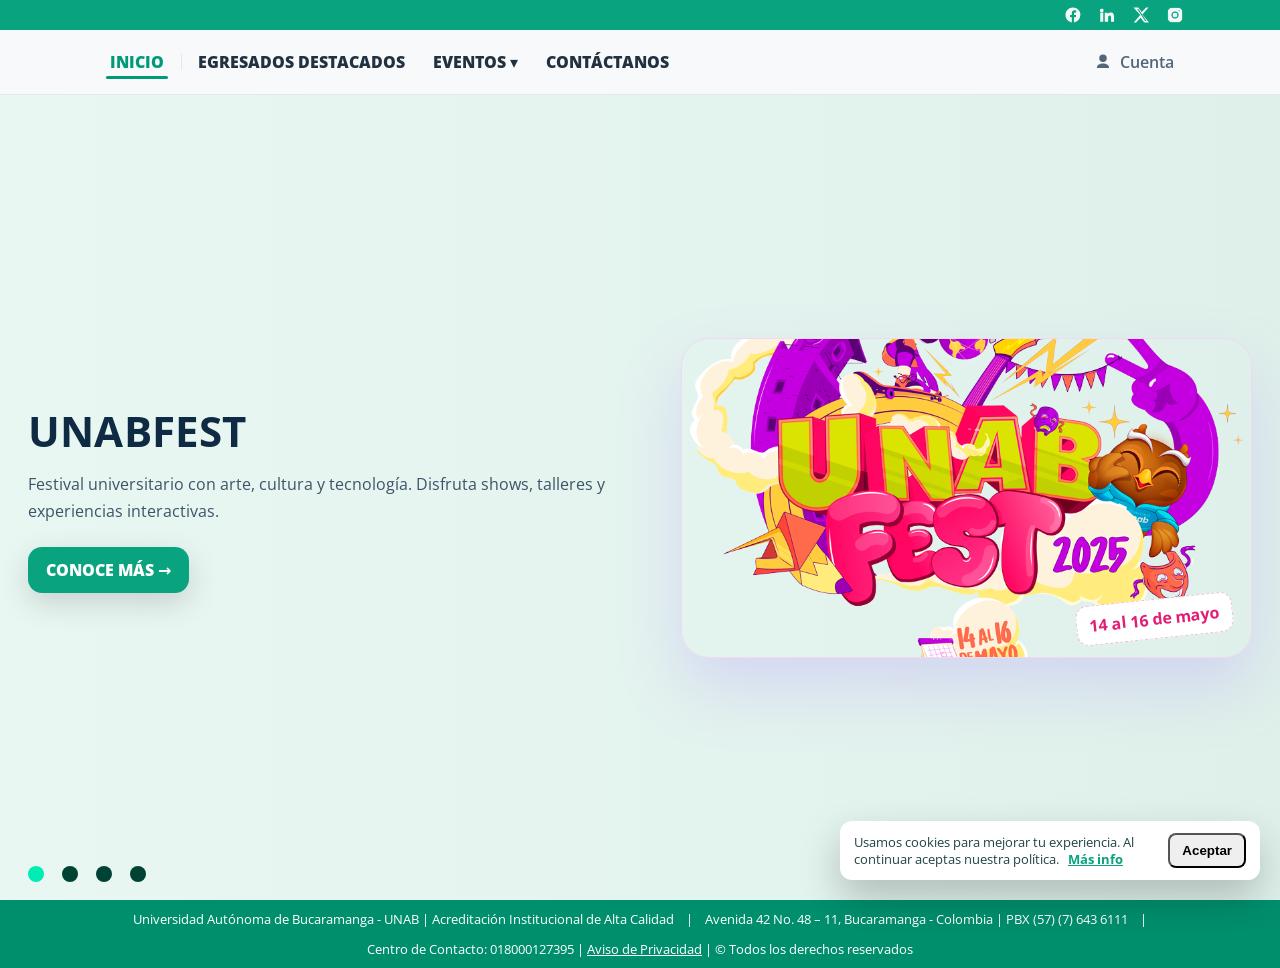
<file: templates/index.html>
<!doctype html>
<html lang="es">
<head>
<meta charset="utf-8" />
<meta name="viewport" content="width=device-width, initial-scale=1" />
<title>Clear UNAB</title>

<link href="https://fonts.googleapis.com/css2?family=Open+Sans:wght@400;600;700;800&display=swap" rel="stylesheet">
<link href="../static/css/index.css" rel="stylesheet">
<!-- favicon fijo -->
<link rel="icon" href="../static/img/favicon.png">

</head>
<body>
<!-- Redes -->
<div class="topbar" id="topbar">
  <div class="container">
    <div class="social">
      <a href="https://www.facebook.com/unab.online" target="_blank" rel="noopener" aria-label="Facebook">
        <svg viewBox="0 0 24 24" width="18" height="18" fill="#fff"><path d="M22 12.06C22 6.48 17.52 2 11.94 2S2 6.48 2 12.06c0 5 3.66 9.14 8.44 9.94v-7.03H8.08v-2.91h2.36V9.41c0-2.33 1.39-3.62 3.52-3.62.72 0 1.84.12 2.33.24v2.56h-1.31c-1.29 0-1.69.8-1.69 1.62v1.95h2.86l-.46 2.91h-2.4V22c4.78-.8 8.44-4.94 8.44-9.94z"/></svg>
      </a>
      <a href="https://www.linkedin.com/school/universidad-autonoma-de-bucaramanga/posts/?feedView=all" target="_blank" rel="noopener" aria-label="LinkedIn">
        <svg viewBox="0 0 24 24" width="18" height="18" fill="#fff"><path d="M4.98 3.5A2.5 2.5 0 1 1 5 8.5a2.5 2.5 0 0 1-.02-5zM3 9h4v12H3zM9 9h3.8v1.7h.05c.53-1.01 1.83-2.07 3.77-2.07 4.03 0 4.78 2.65 4.78 6.1V21h-4v-5.4c0-1.29-.03-2.95-1.8-2.95-1.8 0-2.07 1.4-2.07 2.85V21H9z"/></svg>
      </a>
      <a href="https://x.com/unab_online?lang=es" target="_blank" rel="noopener" aria-label="X">
        <svg viewBox="0 0 24 24" width="18" height="18" fill="#fff"><path d="M18.9 2H22l-8.1 9.3L22.7 22h-6.3l-5-6.5L5.4 22H2.3l8.7-9.9L1.9 2h6.5l4.6 6.1L18.9 2zM17.6 20h1.7L8.6 4H6.9l10.7 16z"/></svg>
      </a>
      <a href="https://www.instagram.com/unab_online/?hl=es" target="_blank" rel="noopener" aria-label="Instagram">
        <img src="../static/img/instagram.png" width="18" height="18" alt="Instagram">
      </a>
    </div>
  </div>
</div>

<!-- NAV -->
<header id="header">
  <div class="container">
    <nav class="main">
      <div class="nav-links">
        <a class="active" href="index.html">INICIO</a>
        <a href="egresados.html">EGRESADOS DESTACADOS</a>

        <!-- EVENTOS con dropdown -->
        <div class="dropdown">
          <a class="dropdown-toggle">EVENTOS ▾</a>
          <div class="menu">
            <a href="unabfest.html">UNAB Fest</a>
            <a href="ulibro.html">Ulibro</a>
            <a href="semanaingenieria.html">Semana de Ingeniería</a>
            <a href="ingeniotic.html">Ingeniotic</a>
            <a href="vacaciones.html">Vacaciones</a>
          </div>
        </div>

        <a href="contacto.html">CONTÁCTANOS</a>
      </div>
      <div class="nav-right">
        <button class="nav-toggle" aria-label="Abrir menú">☰</button>
        <!-- Theme toggle -->
         <a class="account" href="login.html" title="Ingresar a mi cuenta">
           <svg viewBox="0 0 24 24" fill="#526579"><path d="M12 12a5 5 0 1 0-5-5 5 5 0 0 0 5 5Zm0 2c-4.42 0-8 2.24-8 5v1h16v-1c0-2.76-3.58-5-8-5Z"/></svg>
           <span>Cuenta</span>
         </a>
       </div>
    </nav>
  </div>
</header>

<!-- Carrusel -->
<section class="hero" id="hero">
  <div class="slides" id="slides"></div>
  <div class="controls">
    <div class="dots" id="dots" aria-label="Paginación"></div>
  </div>
</section>


<!-- Footer existente (avisos/links) -->
<footer style="background:#008f6d;color:#fff;font-size:13px;padding:10px 0">
  <div class="container" style="max-width:1120px;margin:0 auto;padding:0 16px;display:flex;align-items:center;justify-content:center;gap:12px;flex-wrap:wrap;text-align:center">
    <div>Universidad Autónoma de Bucaramanga - UNAB | Acreditación Institucional de Alta Calidad</div>
    <div>|</div>
    <div>Avenida 42 No. 48 – 11, Bucaramanga - Colombia | PBX (57) (7) 643 6111</div>
    <div>|</div>
    <div>Centro de Contacto: 018000127395 | <a id="footer-privacy" href="https://www.unab.edu.co/aviso-de-privacidad?_gl=1*1n860cp*_gcl_aw*R0NMLjE3NjI2NjEwMzUuQ2p3S0NBaUE4YnZJQmhCSkVpd0F1NWF5ck1BSzdnYktKODRfLVB0cUozLWNVSHh0TEh5UkZFYkx0RlB4VHlPUlBJMUVYVFBkUlljZXJob0NBZlFRQXZEX0J3RQ..*_gcl_au*MjQ5OTAxNjIyLjE3NTY5MTI2Mzg.*_ga*NjU3OTYwMzg1LjE3NTgzMTM5OTI.*_ga_LN0FZCTTER*czE3NjI4MDIxODkkbzE0JGcxJHQxNzYyODAzMjk2JGo1OCRsMCRoMA.." target="_blank" rel="noopener" style="color:#fff;text-decoration:underline">Aviso de Privacidad</a> | © Todos los derechos reservados</div>
  </div>
</footer>

<!-- Cookie consent (cuadrito flotante) -->
<div id="cookie-box" aria-live="polite" aria-label="Aviso de cookies" hidden>
  <div class="cookie-inner">
    <div class="cookie-text">
      Usamos cookies para mejorar tu experiencia. Al continuar aceptas nuestra política.
      <a id="cookie-more" href="https://www.unab.edu.co/aviso-de-privacidad?_gl=1*x1pwy4*_gcl_aw*R0NMLjE3NjI2NjEwMzUuQ2p3S0NBaUE4YnZJQmhCSkVpd0F1NWF5ck1BSzdnYktKODRfLVB0cUozLWNVSHh0TEh5UkZFYkx0RlB4VHlPUlBJMUVYVFBkUlljZXJob0NBZlFRQXZEX0J3RQ..*_gcl_au*MjQ5OTAxNjIyLjE3NTY5MTI2Mzg.*_ga*NjU3OTYwMzg1LjE3NTgzMTM5OTI.*_ga_LN0FZCTTER*czE3NjI4MDIxODkkbzE0JGcxJHQxNzYyODAzNDAwJGozMyRsMCRoMA.." target="_blank" rel="noopener">Más info</a>
    </div>
    <div class="cookie-actions">
      <button id="cookie-accept" class="btn">Aceptar</button>
    </div>
  </div>
</div>

<script src="../static/js/index.js"></script>

<!-- Script: mostrar cuadro de cookies al entrar (solo en index) -->
<script>
(function(){
  try{
    const KEY = 'cookies.accepted';
    const box = document.getElementById('cookie-box');
    const btn = document.getElementById('cookie-accept');
    const more = document.getElementById('cookie-more');
    // link ya apunta al aviso; si quieres otro, modifica aquí
    const INFO_URL = more ? more.href : 'https://www.unab.edu.co/aviso-de-privacidad';

    function show(){
      if(!box) return;
      box.removeAttribute('hidden');
      // small delay to allow CSS transition
      requestAnimationFrame(()=> box.classList.add('visible'));
    }
    function hide(){
      if(!box) return;
      box.classList.remove('visible');
      // esperar transición antes de ocultar completamente
      setTimeout(()=> box.setAttribute('hidden',''), 300);
    }

    if(localStorage.getItem(KEY) !== '1'){
      // mostrar tras un micro-delay para que se note la animación
      setTimeout(show, 120);
    }

    if(btn){
      btn.addEventListener('click', ()=>{
        try{ localStorage.setItem(KEY,'1'); }catch(e){}
        hide();
      });
    }
    if(more){
      more.addEventListener('click', (e)=> {
        // abrir en nueva pestaña (ya tiene target) — aquí solo asegurar comportamiento
      });
    }
  }catch(e){}
})();
</script>

</body>
</html>
</file>
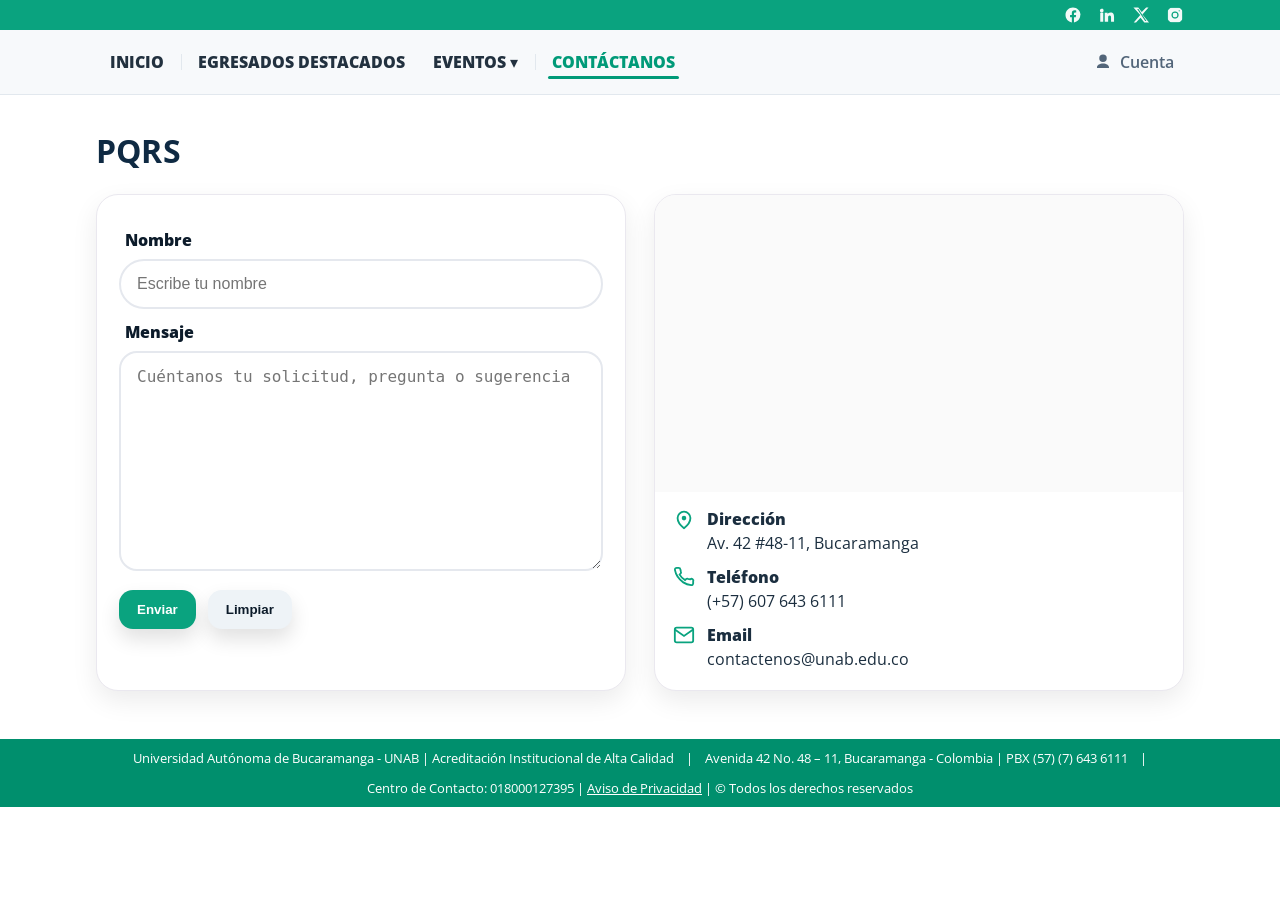
<file: templates/contacto.html>
<!doctype html>
<html lang="es">
<head>
<meta charset="utf-8" />
<meta name="viewport" content="width=device-width, initial-scale=1" />
<title>Contacto - PQRS</title>

<link href="https://fonts.googleapis.com/css2?family=Open+Sans:wght@400;600;700;800&display=swap" rel="stylesheet">
<link rel="icon" type="image/svg+xml"
      href='data:image/svg+xml;utf8,
      <svg xmlns="http://www.w3.org/2000/svg" viewBox="0 0 64 64">
        <defs><linearGradient id="g" x1="0" y1="0" x2="1" y2="1">
          <stop offset="0" stop-color="%238b5cf6"/><stop offset="1" stop-color="%237c3aed"/>
        </linearGradient></defs>
        <rect width="64" height="64" rx="14" fill="url(%23g)"/>
      </svg>'>
  <link rel="icon" href="../static/img/favicon.png">

<style>
:root{
  --green-600:#0aa37f; --green-700:#009a78;
  --nav:#f7f9fb; --nav-line:#e2e8ee;
  --link:#22313f; --link-active:#009a78;

  --page-max:1120px;
  --shadow:0 10px 26px rgba(0,0,0,.08);
  --radius-lg:22px;
}
*{box-sizing:border-box}
html,body{height:100%}
body{margin:0;font-family:"Open Sans",system-ui,-apple-system,Segoe UI,Roboto,Arial,sans-serif;background:#fff;color:#0c1b2a}
a{color:inherit;text-decoration:none}

/* ===== Topbar redes ===== */
.topbar{background:var(--green-600);color:#fff;font-size:12px;padding:6px 0}
.container{max-width:var(--page-max);margin:0 auto;padding:0 16px}
.topbar .social{display:flex;gap:16px;align-items:center;justify-content:flex-end}
.topbar .social a{display:inline-grid;place-items:center;width:18px;height:18px;opacity:.95}
.topbar .social a:hover{opacity:1;transform:translateY(-1px)}

/* ===== Header / Nav ===== */
header{background:var(--nav);border-bottom:1px solid var(--nav-line);position:sticky;top:0;z-index:20}
nav.main{display:flex;align-items:center;gap:20px;min-height:64px}
.nav-links{display:flex;align-items:center;gap:0;position:relative}

/* enlaces y toggle con subrayado animado + línea divisoria */
.nav-links > a,
.nav-links .dropdown > a{
  color:var(--link);
  font-weight:800;
  padding:12px 14px;
  position:relative;
  display:inline-block;
}
.nav-links a + a, .nav-links .dropdown + a{margin-left:6px}
.nav-links a + a::before, .nav-links .dropdown + a::before{
  content:"";position:absolute;left:-3px;top:32%;height:36%;width:1px;background:#e2e8ee;
}
.nav-links > a::after,
.nav-links .dropdown > a::after{
  content:"";position:absolute;left:10px;right:10px;bottom:6px;height:3px;border-radius:3px;
  background:var(--link-active);transform:scaleX(0);transform-origin:left;transition:transform .25s ease;
}
.nav-links > a:hover::after,
.nav-links > a:focus-visible::after,
.nav-links .dropdown:hover > a::after,
.nav-links .dropdown.open > a::after{transform:scaleX(1)}
.nav-links > a.active{color:var(--link-active)}
.nav-links > a.active::after{transform:scaleX(1)}

.nav-right{margin-left:auto;display:flex;align-items:center;gap:16px}
.account{display:inline-flex;align-items:center;gap:8px;font-weight:600;color:#526579;padding:8px 10px;border-radius:12px}
.account:hover{background:#eef3f7}
.account svg{width:18px;height:18px}

/* ===== Dropdown EVENTOS ===== */
.dropdown{position:relative}
.dropdown > a{cursor:pointer;position:relative;z-index:2}
.menu{
  position:absolute;top:100%;left:0;min-width:260px;background:#fff;border:1px solid #e6edf3;border-radius:12px;
  box-shadow:0 12px 26px rgba(0,0,0,.12);padding:8px;display:none;z-index:30;margin-top:8px;
}
.dropdown.open .menu{display:block}
.menu a{
  display:flex;align-items:center;gap:8px;
  padding:12px 16px 12px 24px; /* espacio para barrita */
  border-radius:12px;font-weight:700;color:#0c1b2a;position:relative;
}
.menu a:hover{background:#f4f7fb;color:#0aa37f}
.menu a:focus-visible{outline:none;background:#f4f7fb;color:#0aa37f}
.menu a::before{
  content:"";position:absolute;left:10px;top:10px;bottom:10px;width:3px;border-radius:3px;background:transparent;transition:background .18s ease;
}
.menu a:hover::before,
.menu a:focus-visible::before{background:var(--link-active)}

/* ===== Página Contacto ===== */
.page{max-width:var(--page-max);margin:0 auto;padding:24px 16px 48px}
.h1{font-size:32px;margin:10px 0 22px;color:#0f2a43;letter-spacing:.2px}

.grid{
  display:grid;
  grid-template-columns:1fr 1fr;
  gap:28px;
}
@media (max-width:980px){ .grid{grid-template-columns:1fr} }

/* Formulario */
.form-card{
  border:1px solid #eae8ef;border-radius:var(--radius-lg);
  padding:22px;background:#fff;box-shadow:var(--shadow);
}
.form-card label{display:block;font-weight:800;margin:12px 6px 8px}
.input, .textarea{
  width:100%;border:2px solid #e5e8ee;background:#fff;color:#0c1b2a;
  padding:14px 16px;font-size:16px;outline:none;transition:border-color .2s ease, box-shadow .2s ease
}
.input{border-radius:999px}              /* pill redondeado para "Nombre" */
.textarea{min-height:220px;border-radius:18px;resize:vertical}
.input:focus, .textarea:focus{border-color:#b9d6ff;box-shadow:0 0 0 4px rgba(0,144,120,.12)}
.actions{display:flex;gap:12px;margin-top:14px}
.btn{
  background:#0aa37f;color:#fff;border:none;font-weight:800;cursor:pointer;
  padding:12px 18px;border-radius:14px;box-shadow:0 10px 20px rgba(0,0,0,.12);transition:transform .05s ease,background .18s ease
}
.btn:hover{background:#078a69}
.btn:active{transform:translateY(1px)}
.btn.secondary{background:#eef3f7;color:#0c1b2a}
.btn.secondary:hover{background:#e7edf3}

/* Mapa + contacto */
.map-card{
  border:1px solid #eae8ef;border-radius:var(--radius-lg);
  background:#fff;box-shadow:var(--shadow);overflow:hidden;
}
.map-box{position:relative;aspect-ratio:16/9;background:#fafafa}
.map-box iframe{position:absolute;inset:0;width:100%;height:100%;border:0}
.map-fallback{position:absolute;inset:0;display:grid;place-items:center;color:#2b3b4b;font-weight:800;letter-spacing:.4px}

.contact-list{padding:16px 18px 20px;display:grid;gap:12px}
.item{display:flex;align-items:flex-start;gap:12px;color:#1b2e3f}
.item b{display:block;font-weight:800;margin-bottom:2px}
.icon{width:22px;height:22px;flex:0 0 22px;color:#0aa37f}

/* Toast sencillo */
.toast{
  position:fixed;left:50%;bottom:22px;transform:translateX(-50%);
  background:#0aa37f;color:#fff;padding:12px 16px;border-radius:12px;font-weight:700;
  box-shadow:var(--shadow);opacity:0;pointer-events:none;transition:opacity .25s ease, transform .25s ease
}
.toast.show{opacity:1;transform:translate(-50%,-6px)}

/* Footer */
footer{background:#008f6d;color:#fff;font-size:13px;padding:10px 0}
footer .container{
  max-width:1120px;margin:0 auto;padding:0 16px;
  display:flex;align-items:center;justify-content:center;
  gap:12px;flex-wrap:wrap;text-align:center
}
footer a{color:#fff;text-decoration:underline}

/* Dark mode additions */
.dark-mode body { background:#070809 !important; color:#e6eef1 !important; }
.dark-mode .topbar { background:#063825 !important; color:#cfeee0 !important; }
.dark-mode header { background:#0b0c0d !important; border-color:#151617 !important; }
.dark-mode .container, .dark-mode .page { background:transparent !important; color:#e6eef1 !important; }
.dark-mode .form-card, .dark-mode .map-card { background:#0b0b0c !important; border-color:#141516 !important; box-shadow:none !important; color:#e6eef1 !important; }
.dark-mode input, .dark-mode select, .dark-mode .textarea { background:#0d0e10 !important; color:#e6eef1 !important; border-color:#222 !important; }
.dark-mode .btn { background:#1b1c1d !important; color:#e6eef1 !important; border-color:#222 !important; }
.dark-mode .btn.secondary { background:transparent !important; color:#e6eef1 !important; border-color:#333 !important; }
.dark-mode .map-box { background:#071012 !important; }
.dark-mode .contact-list .item { color:#dbe9e4 !important; }
.dark-mode .toast { background:#0aa37f !important; color:#fff !important; }
.dark-mode footer { background:#006c4f !important; color:#e8f9f0 !important; }

/* nuevo: asegurar que el título PQRS sea blanco en modo oscuro */
.dark-mode .h1 { color: #ffffff !important; }

/* Corregir apariencia del menú desplegable en modo oscuro */
.dark-mode .nav-links{
  background: #0b0c0d !important;
  border-color: #151617 !important;
  color: #e6eef1 !important;
  box-shadow: 0 14px 36px rgba(0,0,0,0.6) !important;
  z-index: 9999 !important;
}

.dark-mode .menu {
    background: #0b0c0d !important;
    border-color: #151617 !important;
    color: #e6eef1 !important;
}

.dark-mode .menu a{
  color: #e6eef1 !important;
}
.dark-mode .menu a:hover,
.dark-mode .menu a:focus-visible{
  background: rgba(0,166,125,0.08) !important;
  color: var(--link-active) !important;
}

/* NAV / DROPDOWN: asegurar nav-links blancas y dropdown-toggle oscuro+texto blanco */
.dark-mode .nav-links > a,
.dark-mode .nav-links .dropdown > a {
  color: #ffffff !important;
}
.dark-mode .nav-links > a:hover,
.dark-mode .nav-links .dropdown > a:hover {
  color: #ffffff !important;
  opacity: 0.95;
}
.dark-mode .dropdown > a {
  background: #0b0c0d !important;
  color: #ffffff !important;
  padding: 8px 12px !important;
  border-radius: 8px;
  display: inline-block;
}
.dark-mode .nav-right .account { color: #ffffff !important; }
</style>
</head>
<body>

<!-- ===== Topbar redes ===== -->
<div class="topbar">
  <div class="container">
    <div class="social">
      <a href="https://www.facebook.com/unab.online" target="_blank" rel="noopener" aria-label="Facebook">
        <svg viewBox="0 0 24 24" width="18" height="18" fill="#fff"><path d="M22 12.06C22 6.48 17.52 2 11.94 2S2 6.48 2 12.06c0 5 3.66 9.14 8.44 9.94v-7.03H8.08v-2.91h2.36V9.41c0-2.33 1.39-3.62 3.52-3.62.72 0 1.84.12 2.33.24v2.56h-1.31c-1.29 0-1.69.8-1.69 1.62v1.95h2.86l-.46 2.91h-2.4V22c4.78-.8 8.44-4.94 8.44-9.94z"/></svg>
      </a>
      <a href="https://www.linkedin.com/school/universidad-autonoma-de-bucaramanga/posts/?feedView=all" target="_blank" rel="noopener" aria-label="LinkedIn">
        <svg viewBox="0 0 24 24" width="18" height="18" fill="#fff"><path d="M4.98 3.5A2.5 2.5 0 1 1 5 8.5a2.5 2.5 0 0 1-.02-5zM3 9h4v12H3zM9 9h3.8v1.7h.05c.53-1.01 1.83-2.07 3.77-2.07 4.03 0 4.78 2.65 4.78 6.1V21h-4v-5.4c0-1.29-.03-2.95-1.8-2.95-1.8 0-2.07 1.4-2.07 2.85V21H9z"/></svg>
      </a>
      <a href="https://x.com/unab_online?lang=es" target="_blank" rel="noopener" aria-label="X">
        <svg viewBox="0 0 24 24" width="18" height="18" fill="#fff"><path d="M18.9 2H22l-8.1 9.3L22.7 22h-6.3l-5-6.5L5.4 22H2.3l8.7-9.9L1.9 2h6.5l4.6 6.1L18.9 2zM17.6 20h1.7L8.6 4H6.9l10.7 16z"/></svg>
      </a>
      <a href="https://www.instagram.com/unab_online/?hl=es" target="_blank" rel="noopener" aria-label="Instagram">
        <img src="../static/img/instagram.png" width="18" height="18" alt="Instagram">
      </a>
    </div>
  </div>
</div>

<!-- ===== NAV con EVENTOS desplegable ===== -->
<header>
  <div class="container">
    <nav class="main">
      <div class="nav-links">
        <a href="index.html">INICIO</a>
        <a href="egresados.html">EGRESADOS DESTACADOS</a>

        <div class="dropdown">
          <a class="dropdown-toggle" href="#">EVENTOS ▾</a>
          <div class="menu">
            <a href="unabfest.html">UNAB Fest</a>
            <a href="ulibro.html">Ulibro</a>
            <a href="semanaingenieria.html">Semana de Ingeniería</a>
            <a href="ingeniotic.html">Ingeniotic</a>
            <a href="vacaciones.html">Vacaciones</a>
          </div>
        </div>

        <a class="active" href="contacto.html">CONTÁCTANOS</a>
      </div>
      <div class="nav-right">
        <a class="account" href="login.html" title="Ingresar a mi cuenta">
          <svg viewBox="0 0 24 24" fill="#526579" aria-hidden="true"><path d="M12 12a5 5 0 1 0-5-5 5 5 0 0 0 5 5Zm0 2c-4.42 0-8 2.24-8 5v1h16v-1c0-2.76-3.58-5-8-5Z"/></svg>
          <span>Cuenta</span>
        </a>
      </div>
    </nav>
  </div>
</header>

<main class="page">
  <h1 class="h1">PQRS</h1>

  <section class="grid">
    <!-- Columna izquierda: Form -->
    <article class="form-card">
      <form id="pqrsForm" novalidate>
        <label for="name">Nombre</label>
        <input id="name" name="name" class="input" type="text" placeholder="Escribe tu nombre" required>

        <label for="msg">Mensaje</label>
        <textarea id="msg" name="msg" class="textarea" placeholder="Cuéntanos tu solicitud, pregunta o sugerencia" required></textarea>

        <div class="actions">
          <button type="submit" class="btn">Enviar</button>
          <button type="reset" class="btn secondary">Limpiar</button>
        </div>
      </form>
    </article>

    <!-- Columna derecha: Mapa + datos -->
    <article class="map-card">
      <div class="map-box">
        <!-- Mapa UNAB (embed). Si no carga, queda el fallback con el texto -->
        <iframe
          loading="lazy"
          referrerpolicy="no-referrer-when-downgrade"
          src="https://www.google.com/maps?q=Universidad%20Aut%C3%B3noma%20de%20Bucaramanga&output=embed">
        </iframe>
        <div class="map-fallback"></div>
      </div>

      <div class="contact-list">
        <div class="item">
          <svg class="icon" viewBox="0 0 24 24" fill="none"><path d="M12 22s7-5.14 7-11a7 7 0 1 0-14 0c0 5.86 7 11 7 11Z" stroke="currentColor" stroke-width="2"/><circle cx="12" cy="11" r="2.5" fill="currentColor"/></svg>
          <div><b>Dirección</b>Av. 42 #48-11, Bucaramanga</div>
        </div>
        <div class="item">
          <svg class="icon" viewBox="0 0 24 24" fill="none"><path d="M22 16.92v2a2 2 0 0 1-2.18 2 19.8 19.8 0 0 1-8.63-3.07 19.5 19.5 0 0 1-6-6A19.8 19.8 0 0 1 2.08 4.18 2 2 0 0 1 4.06 2h2a2 2 0 0 1 2 1.72c.12.88.32 1.74.6 2.56a2 2 0 0 1-.45 2.11l-1 1a16 16 0 0 0 6 6l1-1a2 2 0 0 1 2.11-.45c.82.28 1.68.48 2.56.6A2 2 0 0 1 22 16.92Z" stroke="currentColor" stroke-width="2"/></svg>
          <div><b>Teléfono</b>(+57) 607 643 6111</div>
        </div>
        <div class="item">
          <svg class="icon" viewBox="0 0 24 24" fill="none"><path d="M4 4h16a2 2 0 0 1 2 2v12a2 2 0 0 1-2 2H4a2 2 0 0 1-2-2V6a2 2 0 0 1 2-2Z" stroke="currentColor" stroke-width="2"/><path d="m22 6-10 7L2 6" stroke="currentColor" stroke-width="2"/></svg>
          <div><b>Email</b>contactenos@unab.edu.co</div>
        </div>
      </div>
    </article>
  </section>
</main>

<!-- Toast -->
<div class="toast" id="toast" role="status" aria-live="polite">¡Mensaje enviado!</div>

<!-- Footer verde -->
<footer style="background:#008f6d;color:#fff;font-size:13px;padding:10px 0">
  <div class="container" style="max-width:1120px;margin:0 auto;padding:0 16px;display:flex;align-items:center;justify-content:center;gap:12px;flex-wrap:wrap;text-align:center">
    <div>Universidad Autónoma de Bucaramanga - UNAB | Acreditación Institucional de Alta Calidad</div>
    <div>|</div>
    <div>Avenida 42 No. 48 – 11, Bucaramanga - Colombia | PBX (57) (7) 643 6111</div>
    <div>|</div>
    <div>Centro de Contacto: 018000127395 | <a href="https://www.unab.edu.co/aviso-de-privacidad?_gl=1*1n860cp*_gcl_aw*R0NMLjE3NjI2NjEwMzUuQ2p3S0NBaUE4YnZJQmhCSkVpd0F1NWF5ck1BSzdnYktKODRfLVB0cUozLWNVSHh0TEh5UkZFYkx0RlB4VHlPUlBJMUVYVFBkUlljZXJob0NBZlFRQXZEX0J3RQ..*_gcl_au*MjQ5OTAxNjIyLjE3NTY5MTI2Mzg.*_ga*NjU3OTYwMzg1LjE3NTgzMTM5OTI.*_ga_LN0FZCTTER*czE3NjI4MDIxODkkbzE0JGcxJHQxNzYyODAzMjk2JGo1OCRsMCRoMA.." target="_blank" rel="noopener" style="color:#fff;text-decoration:underline">Aviso de Privacidad</a> | © Todos los derechos reservados</div>
  </div>
</footer>

<!-- Reemplazamos los scripts duplicados por uno único y robusto -->
<script>
(function(){
  // Dropdown: delegación de eventos para soportar múltiples dropdowns y clicks fuera
  function closeAllDropdowns(){
    document.querySelectorAll('.dropdown.open').forEach(d => d.classList.remove('open'));
  }
  document.addEventListener('click', (e) => {
    const toggle = e.target.closest('.dropdown-toggle');
    if(toggle){
      e.preventDefault();
      const dd = toggle.closest('.dropdown');
      if(dd) dd.classList.toggle('open');
      return;
    }
    // click fuera: cerrar cualquier dropdown abierto
    if(!e.target.closest('.dropdown')) closeAllDropdowns();
  });
  document.addEventListener('keydown', (e) => { if(e.key === 'Escape') closeAllDropdowns(); });

  // "Cuenta" comportamiento (redirección según user.name)
  const account = document.querySelector('.account');
  if(account){
    account.addEventListener('click', e => {
      e.preventDefault();
      let u = null;
      try{ u = JSON.parse(localStorage.getItem('user.name')); }catch{}
      location.href = u ? 'userpage.html' : 'login.html';
    });
  }

  // PQRS: submit demo y toast
  const form = document.getElementById('pqrsForm');
  const toast = document.getElementById('toast');
  function showToast(msg){
    if(!toast) return;
    toast.textContent = msg;
    toast.classList.add('show');
    setTimeout(()=> toast.classList.remove('show'), 2200);
  }
  form?.addEventListener('submit', (e) => {
    e.preventDefault();
    const name = (document.getElementById('name').value || '').trim();
    const msg  = (document.getElementById('msg').value || '').trim();
    if(!name || !msg){
      showToast('Completa nombre y mensaje.');
      return;
    }
    form.reset();
    showToast('¡Mensaje enviado!');
    // Aquí podrías hacer fetch() al endpoint real si existe
  });

})();
</script>

<!-- Aplicar tema guardado (dark/light) aunque esta página no tenga toggle -->
<script>
(function(){
  try{
    const t = localStorage.getItem('site.theme');
    if(t === 'dark') document.documentElement.classList.add('dark-mode');
    else document.documentElement.classList.remove('dark-mode');
  }catch(e){}
})();
</script>
</body>
</html>
</file>
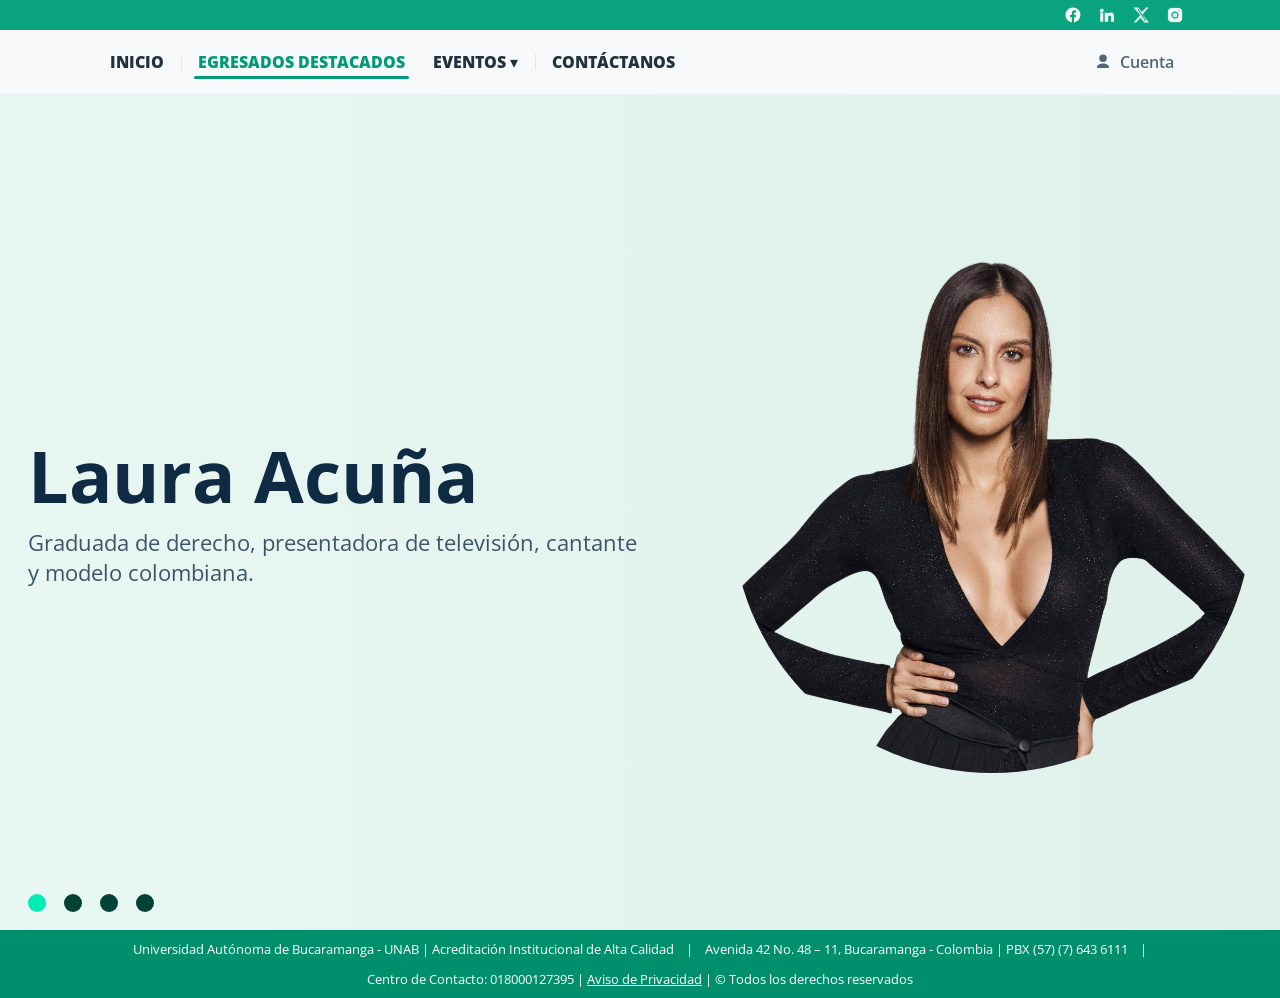
<file: templates/egresados.html>
<!doctype html>
<html lang="es">
<head>
<meta charset="utf-8"/>
<meta name="viewport" content="width=device-width, initial-scale=1"/>
<title>Egresados destacados UNAB</title>

<link href="https://fonts.googleapis.com/css2?family=Open+Sans:wght@400;600;700;800&display=swap" rel="stylesheet">
<link href="../static/css/egresados.css" rel="stylesheet">
<link rel="icon" href="../static/img/favicon.png">

</head>
<body>

<!-- ===== Topbar ===== -->
<div class="topbar">
  <div class="container">
    <div class="social">
      <a href="https://www.facebook.com/unab.online" target="_blank" rel="noopener" aria-label="Facebook">
        <svg viewBox="0 0 24 24" width="18" height="18" fill="#fff"><path d="M22 12.06C22 6.48 17.52 2 11.94 2S2 6.48 2 12.06c0 5 3.66 9.14 8.44 9.94v-7.03H8.08v-2.91h2.36V9.41c0-2.33 1.39-3.62 3.52-3.62.72 0 1.84.12 2.33.24v2.56h-1.31c-1.29 0-1.69.8-1.69 1.62v1.95h2.86l-.46 2.91h-2.4V22c4.78-.8 8.44-4.94 8.44-9.94z"/></svg>
      </a>
      <a href="https://www.linkedin.com/school/universidad-autonoma-de-bucaramanga/posts/?feedView=all" target="_blank" rel="noopener" aria-label="LinkedIn">
        <svg viewBox="0 0 24 24" width="18" height="18" fill="#fff"><path d="M4.98 3.5A2.5 2.5 0 1 1 5 8.5a2.5 2.5 0 0 1-.02-5zM3 9h4v12H3zM9 9h3.8v1.7h.05c.53-1.01 1.83-2.07 3.77-2.07 4.03 0 4.78 2.65 4.78 6.1V21h-4v-5.4c0-1.29-.03-2.95-1.8-2.95-1.8 0-2.07 1.4-2.07 2.85V21H9z"/></svg>
      </a>
      <a href="https://x.com/unab_online?lang=es" target="_blank" rel="noopener" aria-label="X">
        <svg viewBox="0 0 24 24" width="18" height="18" fill="#fff"><path d="M18.9 2H22l-8.1 9.3L22.7 22h-6.3l-5-6.5L5.4 22H2.3l8.7-9.9L1.9 2h6.5l4.6 6.1L18.9 2zM17.6 20h1.7L8.6 4H6.9l10.7 16z"/></svg>
      </a>
      <a href="https://www.instagram.com/unab_online/?hl=es" target="_blank" rel="noopener" aria-label="Instagram">
        <img src="../static/img/instagram.png" width="18" height="18" alt="Instagram">
      </a>
    </div>
  </div>
</div>

<!-- ===== NAV ===== -->
<header id="header">
  <div class="container">
    <nav class="main">
      <div class="nav-links">
        <a href="index.html">INICIO</a>
        <a class="active" href="egresados.html">EGRESADOS DESTACADOS</a>

        <div class="dropdown">
          <a class="dropdown-toggle" href="#">EVENTOS ▾</a>
          <div class="menu">
            <a href="unabfest.html">UNAB Fest</a>
            <a href="ulibro.html">Ulibro</a>
            <a href="semanaingenieria.html">Semana de Ingeniería</a>
            <a href="ingeniotic.html">Ingeniotic</a>
            <a href="vacaciones.html">Vacaciones</a>
          </div>
        </div>

        <a href="contacto.html">CONTÁCTANOS</a>
      </div>
      <div class="nav-right">
        <button class="nav-toggle" aria-label="Abrir menú">☰</button>
        <a class="account" href="login.html" title="Ingresar a mi cuenta">
          <svg viewBox="0 0 24 24" fill="#526579"><path d="M12 12a5 5 0 1 0-5-5 5 5 0 0 0 5 5Zm0 2c-4.42 0-8 2.24-8 5v1h16v-1c0-2.76-3.58-5-8-5Z"/></svg>
          <span>Cuenta</span>
        </a>
      </div>
    </nav>
  </div>
</header>

<!-- ===== SLIDER ===== -->
<section class="hero" id="hero">
  <div class="slides" id="slides"></div>
  <div class="controls" id="dots"></div>
</section>

<!-- Footer verde -->
<footer style="background:#008f6d;color:#fff;font-size:13px;padding:10px 0">
  <div class="container" style="max-width:1120px;margin:0 auto;padding:0 16px;display:flex;align-items:center;justify-content:center;gap:12px;flex-wrap:wrap;text-align:center">
    <div>Universidad Autónoma de Bucaramanga - UNAB | Acreditación Institucional de Alta Calidad</div>
    <div>|</div>
    <div>Avenida 42 No. 48 – 11, Bucaramanga - Colombia | PBX (57) (7) 643 6111</div>
    <div>|</div>
    <div>Centro de Contacto: 018000127395 | <a href="https://www.unab.edu.co/aviso-de-privacidad?_gl=1*1n860cp*_gcl_aw*R0NMLjE3NjI2NjEwMzUuQ2p3S0NBaUE4YnZJQmhCSkVpd0F1NWF5ck1BSzdnYktKODRfLVB0cUozLWNVSHh0TEh5UkZFYkx0RlB4VHlPUlBJMUVYVFBkUlljZXJob0NBZlFRQXZEX0J3RQ..*_gcl_au*MjQ5OTAxNjIyLjE3NTY5MTI2Mzg.*_ga*NjU3OTYwMzg1LjE3NTgzMTM5OTI.*_ga_LN0FZCTTER*czE3NjI4MDIxODkkbzE0JGcxJHQxNzYyODAzMjk2JGo1OCRsMCRoMA.." target="_blank" rel="noopener" style="color:#fff;text-decoration:underline">Aviso de Privacidad</a> | © Todos los derechos reservados</div>
  </div>
</footer>

<script src="../static/js/egresados.js"></script>
</body>
</html>
</file>
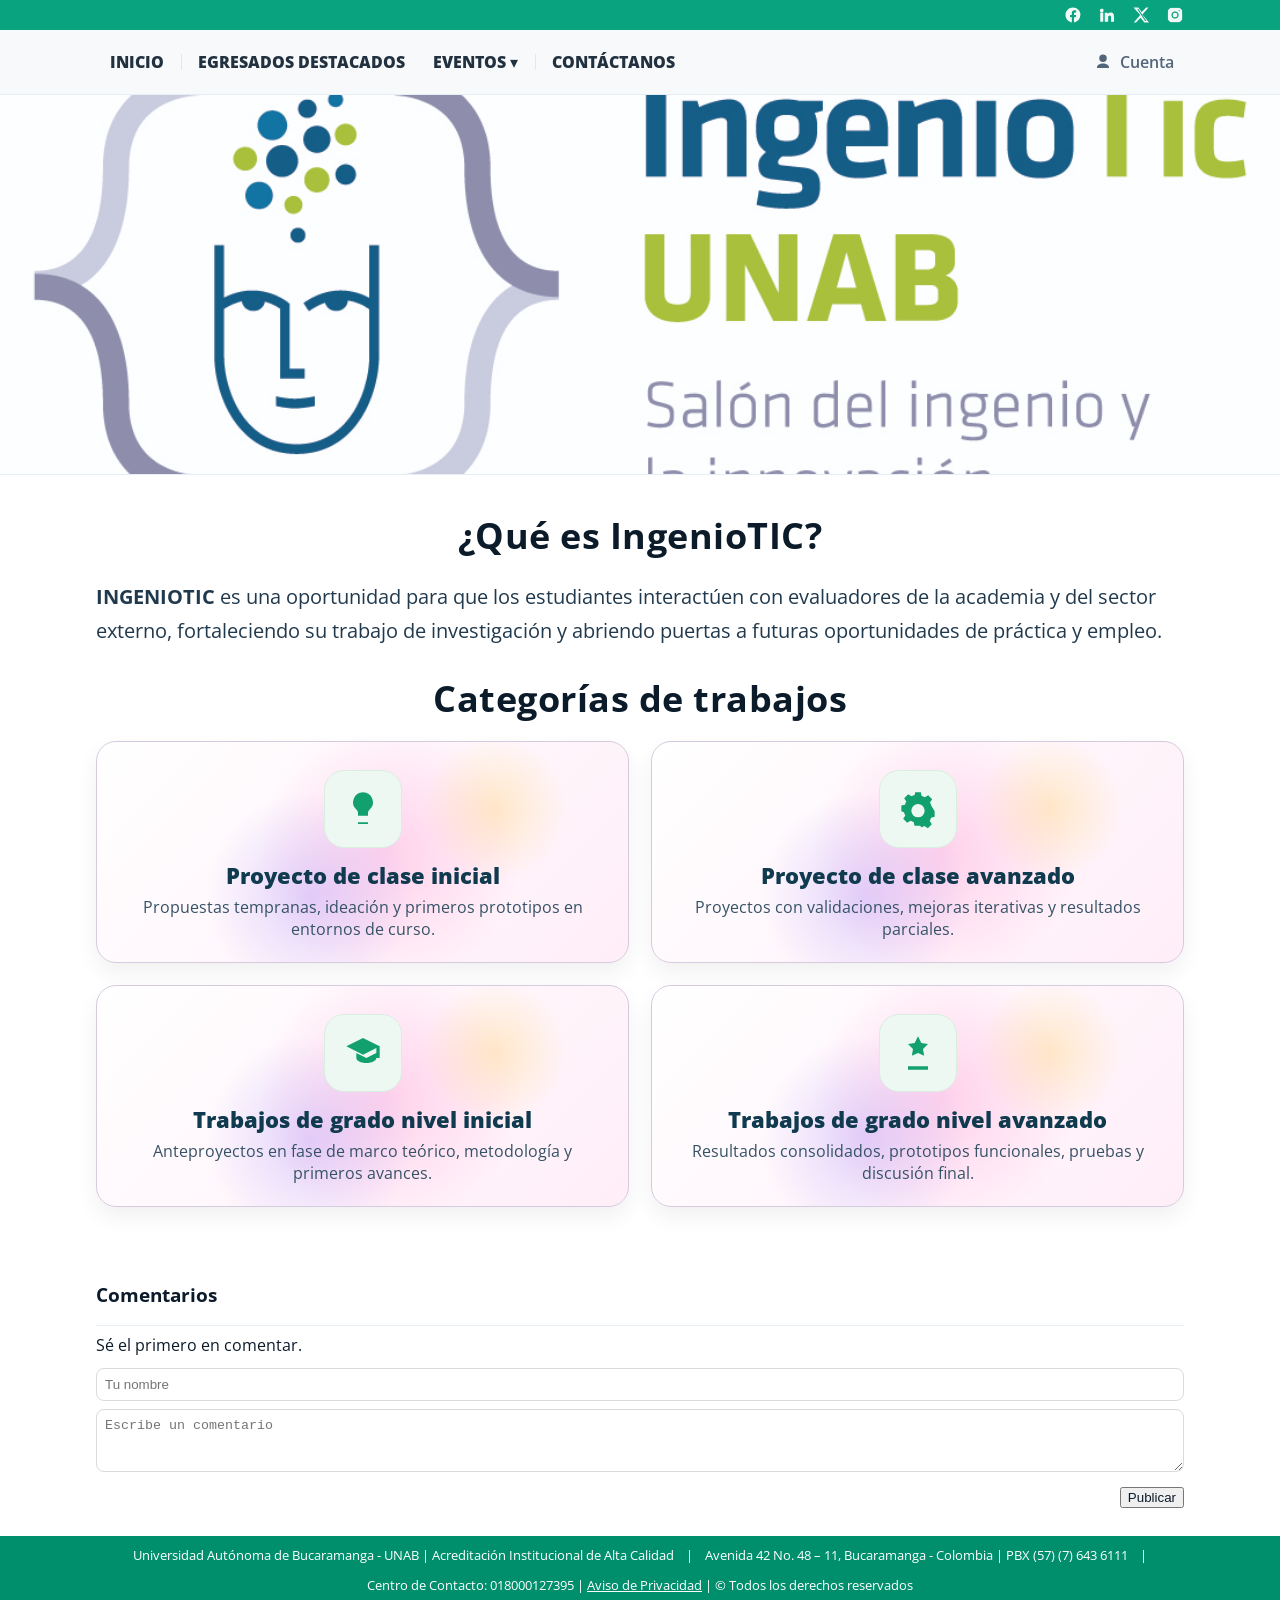
<file: templates/ingeniotic.html>
<!doctype html>
<html lang="es">
<head>
<meta charset="utf-8"/>
<meta name="viewport" content="width=device-width, initial-scale=1"/>
<title>IngenioTIC</title>
<link href="https://fonts.googleapis.com/css2?family=Open+Sans:wght@400;600;700;800&display=swap" rel="stylesheet">
<link href="../static/css/ingeniotic.css" rel="stylesheet">
<link rel="icon" href="../static/img/favicon.png">

</head>
<body>

<!-- ===== Topbar redes ===== -->
<div class="topbar">
  <div class="container">
    <div class="social">
      <a href="https://www.facebook.com/unab.online" target="_blank" rel="noopener" aria-label="Facebook">
        <svg viewBox="0 0 24 24" width="18" height="18" fill="#fff"><path d="M22 12.06C22 6.48 17.52 2 11.94 2S2 6.48 2 12.06c0 5 3.66 9.14 8.44 9.94v-7.03H8.08v-2.91h2.36V9.41c0-2.33 1.39-3.62 3.52-3.62.72 0 1.84.12 2.33.24v2.56h-1.31c-1.29 0-1.69.8-1.69 1.62v1.95h2.86l-.46 2.91h-2.4V22c4.78-.8 8.44-4.94 8.44-9.94z"/></svg>
      </a>
      <a href="https://www.linkedin.com/school/universidad-autonoma-de-bucaramanga/posts/?feedView=all" target="_blank" rel="noopener" aria-label="LinkedIn">
        <svg viewBox="0 0 24 24" width="18" height="18" fill="#fff"><path d="M4.98 3.5A2.5 2.5 0 1 1 5 8.5a2.5 2.5 0 0 1-.02-5zM3 9h4v12H3zM9 9h3.8v1.7h.05c.53-1.01 1.83-2.07 3.77-2.07 4.03 0 4.78 2.65 4.78 6.1V21h-4v-5.4c0-1.29-.03-2.95-1.8-2.95-1.8 0-2.07 1.4-2.07 2.85V21H9z"/></svg>
      </a>
      <a href="https://x.com/unab_online?lang=es" target="_blank" rel="noopener" aria-label="X">
        <svg viewBox="0 0 24 24" width="18" height="18" fill="#fff"><path d="M18.9 2H22l-8.1 9.3L22.7 22h-6.3l-5-6.5L5.4 22H2.3l8.7-9.9L1.9 2h6.5l4.6 6.1L18.9 2zM17.6 20h1.7L8.6 4H6.9l10.7 16z"/></svg>
      </a>
      <a href="https://www.instagram.com/unab_online/?hl=es" target="_blank" rel="noopener" aria-label="Instagram">
        <img src="../static/img/instagram.png" width="18" height="18" alt="Instagram">
      </a>
    </div>
  </div>
</div>

<!-- ===== NAV con EVENTOS desplegable ===== -->
<header>
  <div class="container">
    <nav class="main">
      <div class="nav-links">
        <a href="index.html">INICIO</a>
        <a href="egresados.html">EGRESADOS DESTACADOS</a>

        <div class="dropdown">
          <a class="dropdown-toggle" href="#">EVENTOS ▾</a>
          <div class="menu">
            <a href="unabfest.html">UNAB Fest</a>
            <a href="ulibro.html">Ulibro</a>
            <a href="semanaingenieria.html">Semana de Ingeniería</a>
            <a href="ingeniotic.html">Ingeniotic</a>
            <a href="vacaciones.html">Vacaciones</a>
          </div>
        </div>

        <a href="contacto.html">CONTÁCTANOS</a>
      </div>
      <div class="nav-right">
        <button class="nav-toggle" aria-label="Abrir menú">☰</button>
        <a class="account" href="login.html" title="Ingresar a mi cuenta">
          <svg viewBox="0 0 24 24" fill="#526579"><path d="M12 12a5 5 0 1 0-5-5 5 5 0 0 0 5 5Zm0 2c-4.42 0-8 2.24-8 5v1h16v-1c0-2.76-3.58-5-8-5Z"/></svg>
          <span>Cuenta</span>
        </a>
      </div>
    </nav>
  </div>
</header>

<!-- ===== Banner ===== -->
<div class="hero-banner" style="background-image:url(../static/img/ingeniotic.jpeg)"></div>

<!-- ===== Intro + Categorías ===== -->
<main class="page">
  <section class="section">
    <h2 class="section-title">¿Qué es IngenioTIC?</h2>
    <p class="lead">
      <b>INGENIOTIC</b> es una oportunidad para que los estudiantes interactúen con evaluadores de la academia
      y del sector externo, fortaleciendo su trabajo de investigación y abriendo puertas a futuras oportunidades
      de práctica y empleo.
    </p>

    <h3 class="section-title" style="margin-top:26px;">Categorías de trabajos</h3>

    <div class="cats">
      <!-- Proyecto de clase inicial -->
      <article class="cat-card">
        <div class="icon-round">
          <!-- Icono: bombillo (idea inicial) -->
          <svg viewBox="0 0 24 24"><path d="M9 21h6v-1H9v1Zm3-19a6 6 0 0 0-3.9 10.5c.6.5.9 1.2.9 2V16h6v-1.5c0-.8.3-1.5.9-2A6 6 0 0 0 12 2Z"/></svg>
        </div>
        <h3>Proyecto de clase inicial</h3>
        <p>Propuestas tempranas, ideación y primeros prototipos en entornos de curso.</p>
      </article>

      <!-- Proyecto de clase avanzado -->
      <article class="cat-card">
        <div class="icon-round">
          <!-- Icono: engranajes (desarrollo) -->
          <svg viewBox="0 0 24 24"><path d="M10.3 2h3.4l.5 2.2a7 7 0 0 1 1.9.8l2-1.3 2.4 2.4-1.3 2a7 7 0 0 1 .8 1.9L22 13.3v3.4l-2.2.5a7 7 0 0 1-.8 1.9l1.3 2-2.4 2.4-2-1.3a7 7 0 0 1-1.9.8L13.3 22h-3.4l-.5-2.2a7 7 0 0 1-1.9-.8l-2 1.3-2.4-2.4 1.3-2a7 7 0 0 1-.8-1.9L2 13.3V9.9l2.2-.5a7 7 0 0 1 .8-1.9l-1.3-2L6.1 3.1l2 1.3a7 7 0 0 1 1.9-.8L10.3 2Zm1.7 7a4 4 0 1 0 0 8 4 4 0 0 0 0-8Z"/></svg>
        </div>
        <h3>Proyecto de clase avanzado</h3>
        <p>Proyectos con validaciones, mejoras iterativas y resultados parciales.</p>
      </article>

      <!-- Trabajos de grado nivel inicial -->
      <article class="cat-card">
        <div class="icon-round">
          <!-- Icono: birrete -->
          <svg viewBox="0 0 24 24"><path d="M12 3 2 8l10 5 8-4v6h2V8L12 3Zm-4 9v3c0 1.66 2.69 3 6 3s6-1.34 6-3v-3l-6 3-6-3Z"/></svg>
        </div>
        <h3>Trabajos de grado nivel inicial</h3>
        <p>Anteproyectos en fase de marco teórico, metodología y primeros avances.</p>
      </article>

      <!-- Trabajos de grado nivel avanzado -->
      <article class="cat-card">
        <div class="icon-round">
          <!-- Icono: trofeo/estrella (alto nivel) -->
          <svg viewBox="0 0 24 24"><path d="M12 2l2 4 4 .6-3 3 .7 4L12 12l-3.7 1.6.7-4-3-3 4-.6 2-4Zm-6 18h12v2H6v-2Z"/></svg>
        </div>
        <h3>Trabajos de grado nivel avanzado</h3>
        <p>Resultados consolidados, prototipos funcionales, pruebas y discusión final.</p>
      </article>
    </div>
  </section>
</main>

<script>
/* Dropdown EVENTOS: abre/cierra y se cierra al hacer click fuera o con ESC */
const dd = document.querySelector('.dropdown');
const tg = dd?.querySelector('.dropdown-toggle');
tg?.addEventListener('click', e => { e.preventDefault(); dd.classList.toggle('open'); });
document.addEventListener('click', e => { if(dd && !dd.contains(e.target)) dd.classList.remove('open'); });
document.addEventListener('keydown', e => { if(e.key === 'Escape') dd.classList.remove('open'); });
</script>

<!-- Script: comportamiento "Cuenta" y registro en user.events -->
<script>
(function(){
  const account = document.querySelector('.account');
  if(account){ account.addEventListener('click', e=>{ e.preventDefault(); let u=null; try{u=JSON.parse(localStorage.getItem('user.name'))}catch{}; location.href = u? 'userpage.html' : 'login.html'; }); }

  function storageGet(k){ try{ return JSON.parse(localStorage.getItem(k)) || []; }catch(e){ return [] } }
  function storageSet(k,v){ try{ localStorage.setItem(k, JSON.stringify(v)); }catch(e){} }

  const userEvKey='user.events', calKey='cal.items';
  document.querySelectorAll('.cat-card').forEach(card=>{
    const btn = card.querySelector('a') || card.querySelector('button');
    if(!btn) return;
    function readEvent(){
      const t = (card.querySelector('h3')?.textContent||'Evento').trim();
      const meta = (card.querySelector('p')?.textContent||'').trim();
      return { titulo:t, fecha: new Date().toISOString().slice(0,10), hora:'08:00', descripcion:meta, img:'' };
    }
    const ev = readEvent();
    // marquemos si hay registro (solo si el botón tiene texto registrarse)
    if(storageGet(userEvKey).some(x=>x.titulo===ev.titulo && x.fecha===ev.fecha)){ btn.textContent='Registrado'; btn.disabled=true; }
    btn.addEventListener('click', e=>{
      e.preventDefault();
      const user = (()=>{ try{return JSON.parse(localStorage.getItem('user.name')) }catch{return null} })();
      if(!user){ location.href='login.html'; return; }
      const ev2 = readEvent(); ev2.id = crypto.randomUUID?crypto.randomUUID():('ev_'+Date.now());
      const arr = storageGet(userEvKey);
      if(!arr.some(x=>x.titulo===ev2.titulo && x.fecha===ev2.fecha)){ arr.push(ev2); storageSet(userEvKey, arr); }
      const cal = storageGet(calKey);
      if(!cal.some(c=>c.titulo===ev2.titulo && c.fecha===ev2.fecha && c.hora===ev2.hora)){ cal.push({ id:ev2.id, titulo:ev2.titulo, fecha:ev2.fecha, hora:ev2.hora||'08:00', nota:ev2.descripcion||''}); storageSet(calKey, cal); }
      if(btn.tagName.toLowerCase()==='a') btn.textContent='Registrado';
      btn.disabled=true;
      alert('Registrado en tu panel');
    });
  });
})();
</script>

<!-- Comentarios: sección añadida -->
<section class="section">
  <div class="page">
    <div class="card" id="comments-root">
      <h3>Comentarios</h3>
      <div id="comments-list" style="margin-top:12px; max-height:260px; overflow:auto; border-top:1px solid #e6edf3; padding-top:8px"></div>
      <form id="comment-form" style="margin-top:12px">
        <input name="name" placeholder="Tu nombre" style="width:100%;padding:8px;border-radius:8px;border:1px solid #d9dadc;margin-bottom:8px" />
        <textarea name="text" rows="3" placeholder="Escribe un comentario" style="width:100%;padding:8px;border-radius:8px;border:1px solid #d9dadc"></textarea>
        <div style="margin-top:8px;text-align:right"><button type="submit" class="btn-outline">Publicar</button></div>
      </form>
    </div>
  </div>
</section>

<!-- Footer verde -->
<footer style="background:#008f6d;color:#fff;font-size:13px;padding:10px 0">
  <div class="container" style="max-width:1120px;margin:0 auto;padding:0 16px;display:flex;align-items:center;justify-content:center;gap:12px;flex-wrap:wrap;text-align:center">
    <div>Universidad Autónoma de Bucaramanga - UNAB | Acreditación Institucional de Alta Calidad</div>
    <div>|</div>
    <div>Avenida 42 No. 48 – 11, Bucaramanga - Colombia | PBX (57) (7) 643 6111</div>
    <div>|</div>
    <div>Centro de Contacto: 018000127395 | <a href="https://www.unab.edu.co/aviso-de-privacidad?_gl=1*1n860cp*_gcl_aw*R0NMLjE3NjI2NjEwMzUuQ2p3S0NBaUE4YnZJQmhCSkVpd0F1NWF5ck1BSzdnYktKODRfLVB0cUozLWNVSHh0TEh5UkZFYkx0RlB4VHlPUlBJMUVYVFBkUlljZXJob0NBZlFRQXZEX0J3RQ..*_gcl_au*MjQ5OTAxNjIyLjE3NTY5MTI2Mzg.*_ga*NjU3OTYwMzg1LjE3NTgzMTM5OTI.*_ga_LN0FZCTTER*czE3NjI4MDIxODkkbzE0JGcxJHQxNzYyODAzMjk2JGo1OCRsMCRoMA.." target="_blank" rel="noopener" style="color:#fff;text-decoration:underline">Aviso de Privacidad</a> | © Todos los derechos reservados</div>
  </div>
</footer>

<script src="../static/js/ingeniotic.js"></script>
</body>
</html>
</file>
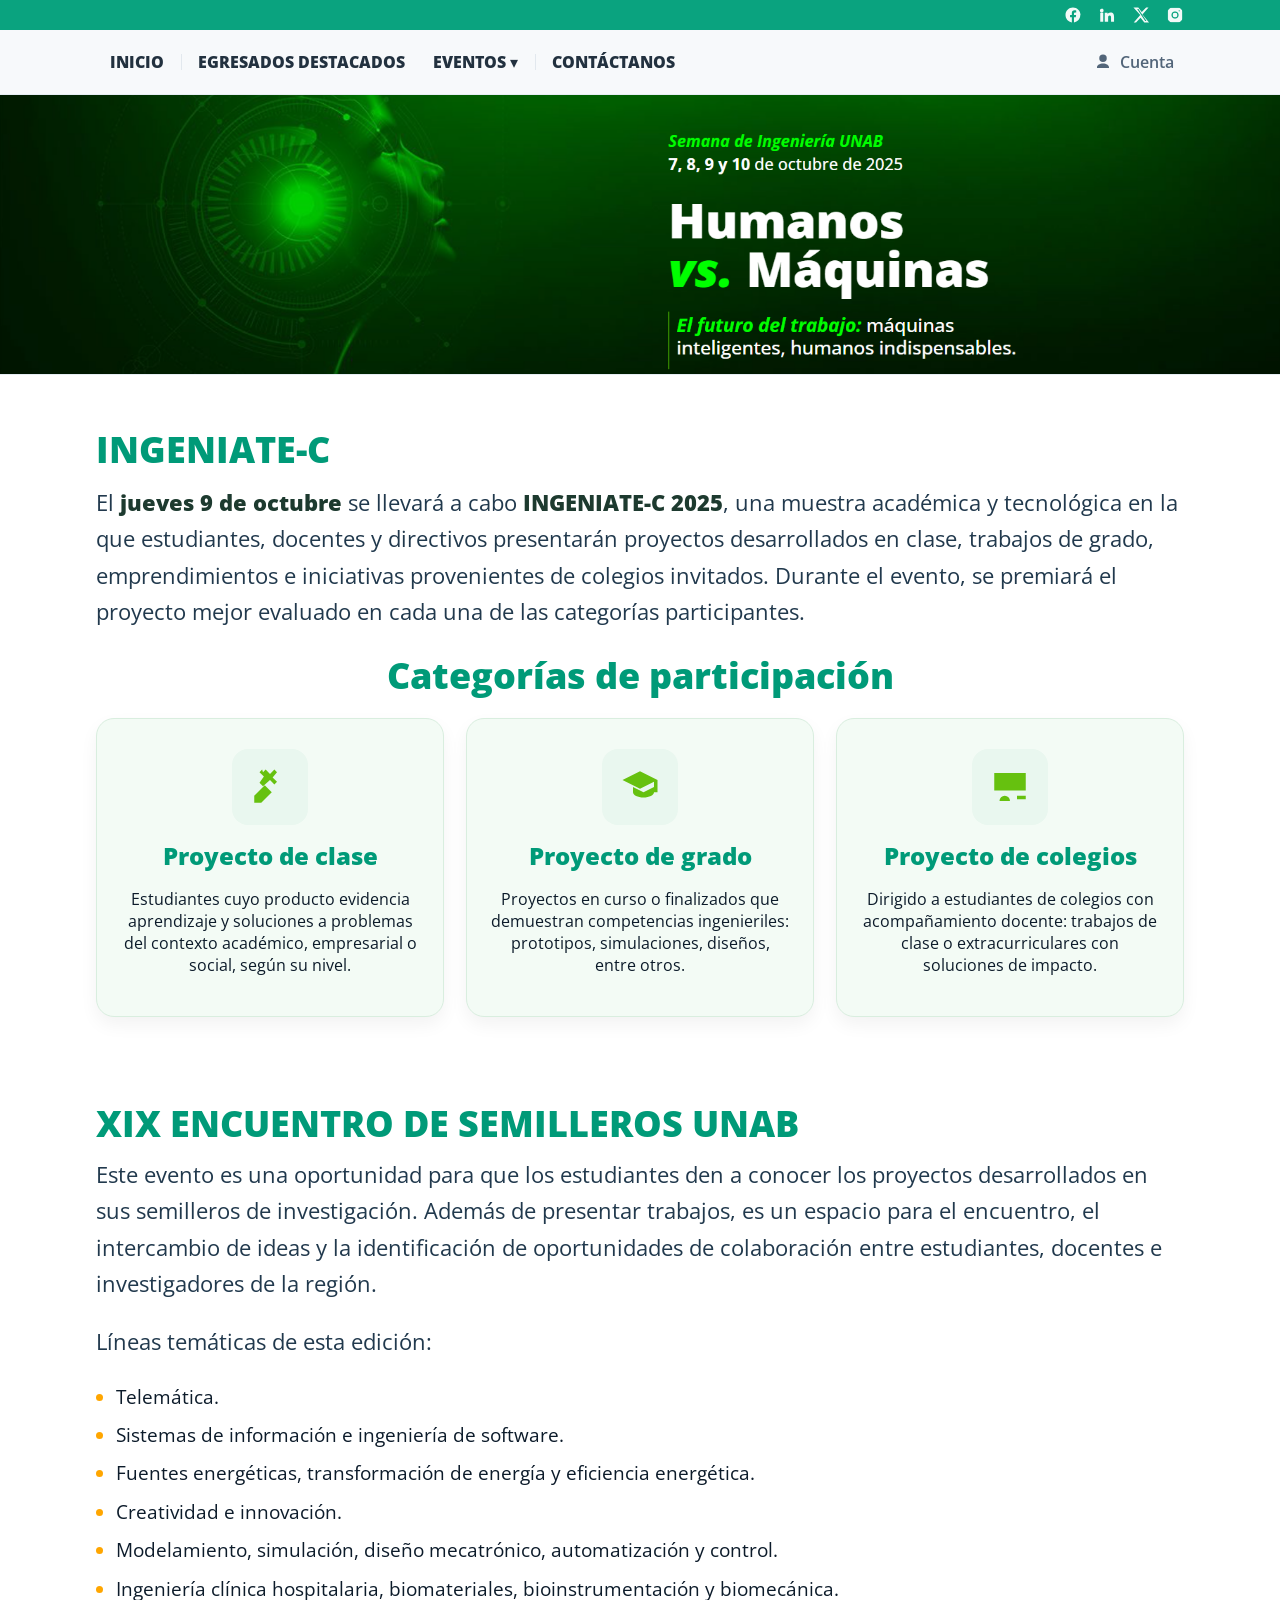
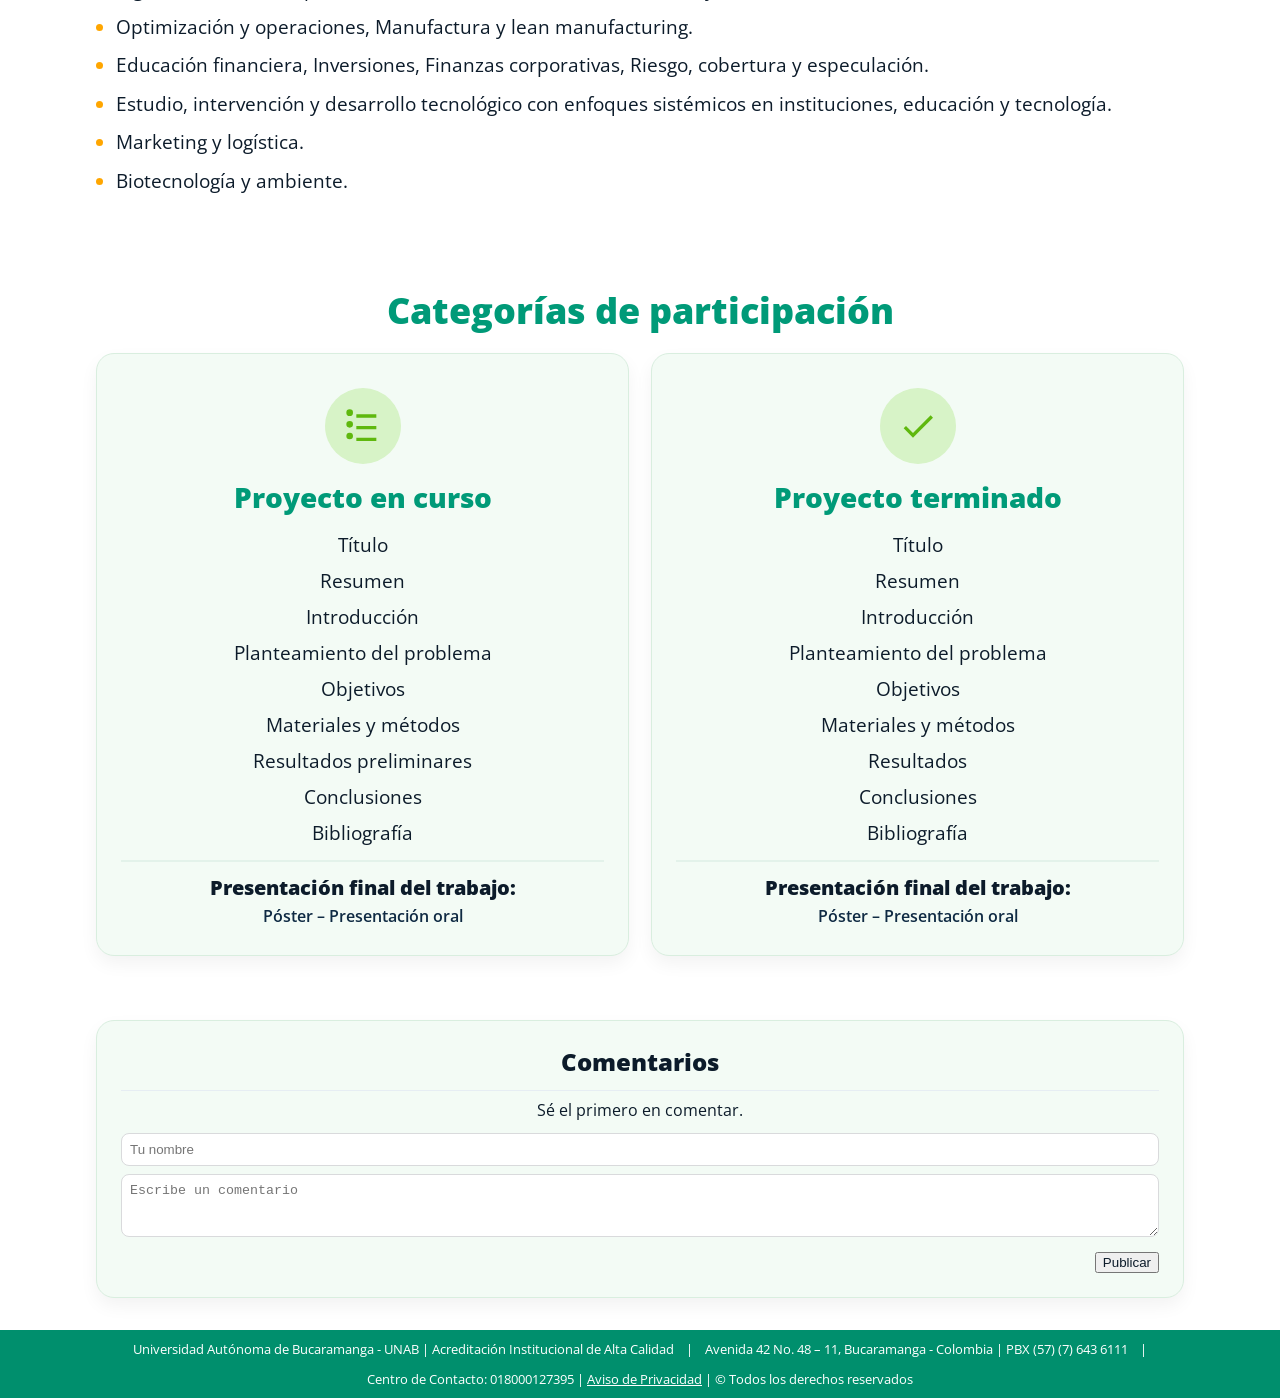
<file: templates/semanaingenieria.html>
<!doctype html>
<html lang="es">
<head>
<meta charset="utf-8"/>
<meta name="viewport" content="width=device-width, initial-scale=1"/>
<title>Semana de Ingeniería – UNAB</title>
<link href="https://fonts.googleapis.com/css2?family=Open+Sans:wght@400;600;700;800&display=swap" rel="stylesheet">
<link href="../static/css/semanaingenieria.css" rel="stylesheet">
<link rel="icon" href="../static/img/favicon.png">

</head>
<body>

<!-- Topbar -->
<div class="topbar">
  <div class="container">
    <div class="social">
      <a href="https://www.facebook.com/unab.online" target="_blank" rel="noopener" aria-label="Facebook">
        <svg viewBox="0 0 24 24" width="18" height="18" fill="#fff"><path d="M22 12.06C22 6.48 17.52 2 11.94 2S2 6.48 2 12.06c0 5 3.66 9.14 8.44 9.94v-7.03H8.08v-2.91h2.36V9.41c0-2.33 1.39-3.62 3.52-3.62.72 0 1.84.12 2.33.24v2.56h-1.31c-1.29 0-1.69.8-1.69 1.62v1.95h2.86l-.46 2.91h-2.4V22c4.78-.8 8.44-4.94 8.44-9.94z"/></svg>
      </a>
      <a href="https://www.linkedin.com/school/universidad-autonoma-de-bucaramanga/posts/?feedView=all" target="_blank" rel="noopener" aria-label="LinkedIn">
        <svg viewBox="0 0 24 24" width="18" height="18" fill="#fff"><path d="M4.98 3.5A2.5 2.5 0 1 1 5 8.5a2.5 2.5 0 0 1-.02-5zM3 9h4v12H3zM9 9h3.8v1.7h.05c.53-1.01 1.83-2.07 3.77-2.07 4.03 0 4.78 2.65 4.78 6.1V21h-4v-5.4c0-1.29-.03-2.95-1.8-2.95-1.8 0-2.07 1.4-2.07 2.85V21H9z"/></svg>
      </a>
      <a href="https://x.com/unab_online?lang=es" target="_blank" rel="noopener" aria-label="X">
        <svg viewBox="0 0 24 24" width="18" height="18" fill="#fff"><path d="M18.9 2H22l-8.1 9.3L22.7 22h-6.3l-5-6.5L5.4 22H2.3l8.7-9.9L1.9 2h6.5l4.6 6.1L18.9 2zM17.6 20h1.7L8.6 4H6.9l10.7 16z"/></svg>
      </a>
      <a href="https://www.instagram.com/unab_online/?hl=es" target="_blank" rel="noopener" aria-label="Instagram">
        <img src="../static/img/instagram.png" width="18" height="18" alt="Instagram">
      </a>
    </div>
  </div>
</div>

<!-- NAV -->
<header>
  <div class="container">
    <nav class="main">
      <div class="nav-links">
        <a href="index.html">INICIO</a>
        <a href="egresados.html">EGRESADOS DESTACADOS</a>
        <div class="dropdown">
          <a class="dropdown-toggle" href="#">EVENTOS ▾</a>
          <div class="menu">
            <a href="unabfest.html">UNAB Fest</a>
            <a href="ulibro.html">Ulibro</a>
            <a href="semanaingenieria.html">Semana de Ingeniería</a>
            <a href="ingeniotic.html">Ingeniotic</a>
            <a href="vacaciones.html">Vacaciones</a>
          </div>
        </div>
        <a href="contacto.html">CONTÁCTANOS</a>
      </div>
      <div class="nav-right">
        <button class="nav-toggle" aria-label="Abrir menú">☰</button>
        <a class="account" href="login.html" title="Ingresar a mi cuenta">
          <svg viewBox="0 0 24 24" fill="#526579"><path d="M12 12a5 5 0 1 0-5-5 5 5 0 0 0 5 5Zm0 2c-4.42 0-8 2.24-8 5v1h16v-1c0-2.76-3.58-5-8-5Z"/></svg>
          <span>Cuenta</span>
        </a>
      </div>
    </nav>
  </div>
</header>

<!-- HERO -->
<section class="hero-banner" style="background-image:url(../static/img/semanaingenieriainfo.png);background-size:cover;background-position:center">
</section>

<!-- INGENIATE-C -->
<section class="section">
  <div class="page bg-white">
    <h2 class="h2" style="text-align:left;color:#009a78;margin-bottom:10px;">INGENIATE-C</h2>
    <p class="lead">
      El <b>jueves 9 de octubre</b> se llevará a cabo <b>INGENIATE-C 2025</b>, una muestra académica y tecnológica en la que
      estudiantes, docentes y directivos presentarán proyectos desarrollados en clase, trabajos de grado,
      emprendimientos e iniciativas provenientes de colegios invitados. Durante el evento, se premiará el proyecto
      mejor evaluado en cada una de las categorías participantes.
    </p>

    <h3 class="h2">Categorías de participación</h3>
    <div class="cards-3">
      <!-- Proyecto de clase -->
      <article class="card">
        <div class="icon">
          <!-- llave inglesa + lápiz -->
          <svg viewBox="0 0 24 24"><path d="M7.5 2 6 3.5l2.5 2.5L6 9.5l2 2L12 8l2.5 2.5L16 9l-2.5-2.5L16 3.5 14.5 2 12 4.5 9.5 2 8 3.5 7.5 2Z"/><path d="M3 17l6-6 4 4-6 6H3v-4Z"/></svg>
        </div>
        <h3>Proyecto de clase</h3>
        <p>Estudiantes cuyo producto evidencia aprendizaje y soluciones a problemas del contexto académico,
           empresarial o social, según su nivel.</p>
      </article>
      <!-- Proyecto de grado -->
      <article class="card">
        <div class="icon">
          <!-- birrete -->
          <svg viewBox="0 0 24 24"><path d="M12 3 2 8l10 5 8-4v6h2V8L12 3Zm-4 9v3c0 1.66 2.69 3 6 3s6-1.34 6-3v-3l-6 3-6-3Z"/></svg>
        </div>
        <h3>Proyecto de grado</h3>
        <p>Proyectos en curso o finalizados que demuestran competencias ingenieriles: prototipos, simulaciones, diseños, entre otros.</p>
      </article>
      <!-- Proyecto de colegios -->
      <article class="card">
        <div class="icon">
          <!-- persona frente a pantalla -->
          <svg viewBox="0 0 24 24"><path d="M3 4h18v10H3zM6 20a3 3 0 1 1 6 0H6Zm10-3h5v2h-5z"/></svg>
        </div>
        <h3>Proyecto de colegios</h3>
        <p>Dirigido a estudiantes de colegios con acompañamiento docente: trabajos de clase o extracurriculares con soluciones de impacto.</p>
      </article>
    </div>
  </div>
</section>

<!-- XIX ENCUENTRO DE SEMILLEROS -->
<section class="section" style="background:#fff;">
  <div class="page bg-white">
    <h2 class="h2" style="text-align:left">XIX ENCUENTRO DE SEMILLEROS UNAB</h2>
    <p class="lead">
      Este evento es una oportunidad para que los estudiantes den a conocer los proyectos desarrollados en sus
      semilleros de investigación. Además de presentar trabajos, es un espacio para el encuentro, el intercambio
      de ideas y la identificación de oportunidades de colaboración entre estudiantes, docentes e investigadores
      de la región.
    </p>
    <p class="lead" style="margin-top:14px">Líneas temáticas de esta edición:</p>
    <ul class="bullets">
      <li>Telemática.</li>
      <li>Sistemas de información e ingeniería de software.</li>
      <li>Fuentes energéticas, transformación de energía y eficiencia energética.</li>
      <li>Creatividad e innovación.</li>
      <li>Modelamiento, simulación, diseño mecatrónico, automatización y control.</li>
      <li>Ingeniería clínica hospitalaria, biomateriales, bioinstrumentación y biomecánica.</li>
      <li>Optimización y operaciones, Manufactura y lean manufacturing.</li>
      <li>Educación financiera, Inversiones, Finanzas corporativas, Riesgo, cobertura y especulación.</li>
      <li>Estudio, intervención y desarrollo tecnológico con enfoques sistémicos en instituciones, educación y tecnología.</li>
      <li>Marketing y logística.</li>
      <li>Biotecnología y ambiente.</li>
    </ul>
  </div>
</section>

<!-- Categorías en curso / terminado -->
<section class="section">
  <div class="page">
    <h3 class="h2">Categorías de participación</h3>
    <div class="duo">
      <!-- En curso -->
      <article class="panel">
        <div class="badge-round">
          <!-- lista icon -->
          <svg viewBox="0 0 24 24"><path d="M8 5h12v2H8zM4 6a2 2 0 1 0 0-4 2 2 0 0 0 0 4Zm0 7a2 2 0 1 0 0-4 2 2 0 0 0 0 4Zm0 7a2 2 0 1 0 0-4 2 2 0 0 0 0 4Zm4-8h12v2H8zm0 7h12v2H8z"/></svg>
        </div>
        <h3>Proyecto en curso</h3>
        <ul class="list-clean">
          <li>Título</li>
          <li>Resumen</li>
          <li>Introducción</li>
          <li>Planteamiento del problema</li>
          <li>Objetivos</li>
          <li>Materiales y métodos</li>
          <li>Resultados preliminares</li>
          <li>Conclusiones</li>
          <li>Bibliografía</li>
        </ul>
        <div class="final">Presentación final del trabajo:</div>
        <div class="subtle">Póster – Presentación oral</div>
      </article>

      <!-- Terminado -->
      <article class="panel">
        <div class="badge-round">
          <!-- check icon -->
          <svg viewBox="0 0 24 24"><path d="M9 16.2 4.8 12l-1.4 1.4L9 19 21 7l-1.4-1.4z"/></svg>
        </div>
        <h3>Proyecto terminado</h3>
        <ul class="list-clean">
          <li>Título</li>
          <li>Resumen</li>
          <li>Introducción</li>
          <li>Planteamiento del problema</li>
          <li>Objetivos</li>
          <li>Materiales y métodos</li>
          <li>Resultados</li>
          <li>Conclusiones</li>
          <li>Bibliografía</li>
        </ul>
        <div class="final">Presentación final del trabajo:</div>
        <div class="subtle">Póster – Presentación oral</div>
      </article>
    </div>
  </div>
</section>

<script>
/* Dropdown EVENTOS: abre/cierra y se cierra al hacer click fuera o con ESC */
const dd = document.querySelector('.dropdown');
const tg = dd?.querySelector('.dropdown-toggle');
tg?.addEventListener('click', e => { e.preventDefault(); dd.classList.toggle('open'); });
document.addEventListener('click', e => { if(dd && !dd.contains(e.target)) dd.classList.remove('open'); });
document.addEventListener('keydown', e => { if(e.key==='Escape') dd.classList.remove('open'); });
</script>

<!-- Script: comportamiento "Cuenta" y registro en user.events -->
<script>
(function(){
  const account = document.querySelector('.account');
  if(account){ account.addEventListener('click', e=>{ e.preventDefault(); let u=null; try{u=JSON.parse(localStorage.getItem('user.name'))}catch{}; location.href = u? 'userpage.html' : 'login.html'; }); }

  function storageGet(k){ try{ return JSON.parse(localStorage.getItem(k)) || []; }catch(e){ return [] } }
  function storageSet(k,v){ try{ localStorage.setItem(k, JSON.stringify(v)); }catch(e){} }

  const userEvKey='user.events', calKey='cal.items';
  document.querySelectorAll('.card').forEach(card=>{
    const btn = card.querySelector('.btn-primary, .btn-outline, .btn');
    if(!btn) return;
    function readEvent(){
      const t = (card.querySelector('h3')?.textContent||'Evento').trim();
      const meta = (card.querySelector('.lead, .meta')?.textContent||'').trim();
      const m = meta.match(/(\d{2}\/\d{2}\/\d{4})/);
      let fecha='';
      if(m){ const [d,mm,y]=m[1].split('/'); fecha = `${y}-${mm}-${d}`; }
      const horaM = meta.match(/(\d{1,2}:\d{2})/);
      return { titulo:t, fecha: fecha || new Date().toISOString().slice(0,10), hora: horaM?horaM[1]:'08:00', descripcion:meta, img:'' };
    }
    const ev = readEvent();
    if(storageGet(userEvKey).some(x=>x.titulo===ev.titulo && x.fecha===ev.fecha)){ btn.textContent='Registrado'; btn.disabled=true; }
    btn.addEventListener('click', e=>{
      e.preventDefault();
      const user = (()=>{ try{return JSON.parse(localStorage.getItem('user.name')) }catch{return null} })();
      if(!user){ location.href='login.html'; return; }
      const ev2 = readEvent(); ev2.id = crypto.randomUUID?crypto.randomUUID():('ev_'+Date.now());
      const arr = storageGet(userEvKey);
      if(!arr.some(x=>x.titulo===ev2.titulo && x.fecha===ev2.fecha)){ arr.push(ev2); storageSet(userEvKey, arr); }
      const cal = storageGet(calKey);
      if(!cal.some(c=>c.titulo===ev2.titulo && c.fecha===ev2.fecha && c.hora===ev2.hora)){ cal.push({ id:ev2.id, titulo:ev2.titulo, fecha:ev2.fecha, hora:ev2.hora||'08:00', nota:ev2.descripcion||''}); storageSet(calKey, cal); }
      btn.textContent='Registrado'; btn.disabled=true; alert('Registrado en tu panel');
    });
  });
})();
</script>
<!-- Comentarios: sección añadida -->
<section class="section">
  <div class="page">
    <div class="card" id="comments-root">
      <h3>Comentarios</h3>
  <div id="comments-list" style="margin-top:12px; max-height:260px; overflow:auto; border-top:1px solid #e6edf3; padding-top:8px"></div>
      <form id="comment-form" style="margin-top:12px">
        <input name="name" placeholder="Tu nombre" style="width:100%;padding:8px;border-radius:8px;border:1px solid #d9dadc;margin-bottom:8px" />
        <textarea name="text" rows="3" placeholder="Escribe un comentario" style="width:100%;padding:8px;border-radius:8px;border:1px solid #d9dadc"></textarea>
        <div style="margin-top:8px;text-align:right"><button type="submit" class="btn-outline">Publicar</button></div>
      </form>
    </div>
  </div>
</section>

<script src="../static/js/semanaingenieria.js"></script>

<!-- Footer verde -->
<footer style="background:#008f6d;color:#fff;font-size:13px;padding:10px 0">
  <div class="container" style="max-width:1120px;margin:0 auto;padding:0 16px;display:flex;align-items:center;justify-content:center;gap:12px;flex-wrap:wrap;text-align:center">
    <div>Universidad Autónoma de Bucaramanga - UNAB | Acreditación Institucional de Alta Calidad</div>
    <div>|</div>
    <div>Avenida 42 No. 48 – 11, Bucaramanga - Colombia | PBX (57) (7) 643 6111</div>
    <div>|</div>
    <div>Centro de Contacto: 018000127395 | <a href="https://www.unab.edu.co/aviso-de-privacidad?_gl=1*1n860cp*_gcl_aw*R0NMLjE3NjI2NjEwMzUuQ2p3S0NBaUE4YnZJQmhCSkVpd0F1NWF5ck1BSzdnYktKODRfLVB0cUozLWNVSHh0TEh5UkZFYkx0RlB4VHlPUlBJMUVYVFBkUlljZXJob0NBZlFRQXZEX0J3RQ..*_gcl_au*MjQ5OTAxNjIyLjE3NTY5MTI2Mzg.*_ga*NjU3OTYwMzg1LjE3NTgzMTM5OTI.*_ga_LN0FZCTTER*czE3NjI4MDIxODkkbzE0JGcxJHQxNzYyODAzMjk2JGo1OCRsMCRoMA.." target="_blank" rel="noopener" style="color:#fff;text-decoration:underline">Aviso de Privacidad</a> | © Todos los derechos reservados</div>
  </div>
</footer>
</body>
</html>
</file>
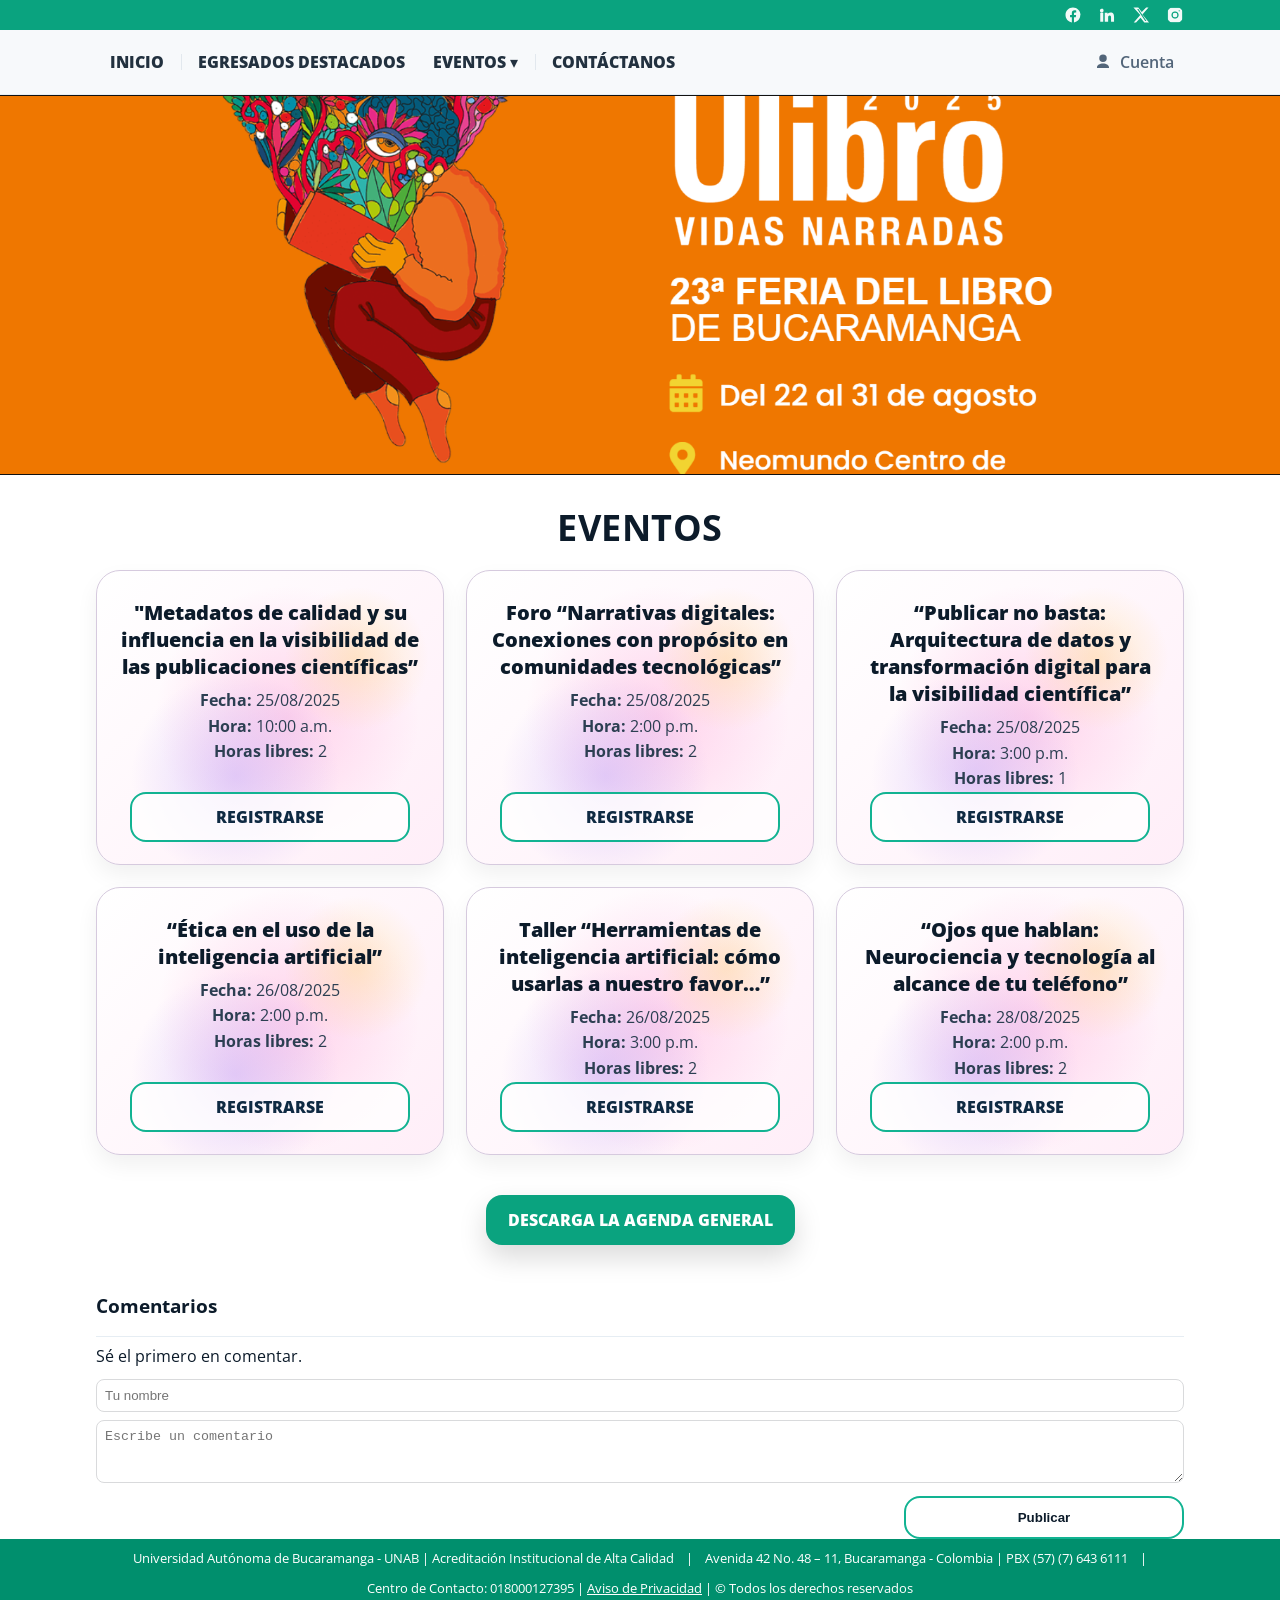
<file: templates/ulibro.html>
<!doctype html>
<html lang="es">
<head>
<meta charset="utf-8"/>
<meta name="viewport" content="width=device-width, initial-scale=1"/>
<title>Ulibro</title>
<link href="https://fonts.googleapis.com/css2?family=Open+Sans:wght@400;600;700;800&display=swap" rel="stylesheet">
<link href="../static/css/ulibro.css" rel="stylesheet">
<link rel="icon" href="../static/img/favicon.png">

</head>
<body>

<!-- ===== Topbar redes ===== -->
<div class="topbar">
  <div class="container">
    <div class="social">
      <a href="https://www.facebook.com/unab.online" target="_blank" rel="noopener" aria-label="Facebook">
        <svg viewBox="0 0 24 24" width="18" height="18" fill="#fff"><path d="M22 12.06C22 6.48 17.52 2 11.94 2S2 6.48 2 12.06c0 5 3.66 9.14 8.44 9.94v-7.03H8.08v-2.91h2.36V9.41c0-2.33 1.39-3.62 3.52-3.62.72 0 1.84.12 2.33.24v2.56h-1.31c-1.29 0-1.69.8-1.69 1.62v1.95h2.86l-.46 2.91h-2.4V22c4.78-.8 8.44-4.94 8.44-9.94z"/></svg>
      </a>
      <a href="https://www.linkedin.com/school/universidad-autonoma-de-bucaramanga/posts/?feedView=all" target="_blank" rel="noopener" aria-label="LinkedIn">
        <svg viewBox="0 0 24 24" width="18" height="18" fill="#fff"><path d="M4.98 3.5A2.5 2.5 0 1 1 5 8.5a2.5 2.5 0 0 1-.02-5zM3 9h4v12H3zM9 9h3.8v1.7h.05c.53-1.01 1.83-2.07 3.77-2.07 4.03 0 4.78 2.65 4.78 6.1V21h-4v-5.4c0-1.29-.03-2.95-1.8-2.95-1.8 0-2.07 1.4-2.07 2.85V21H9z"/></svg>
      </a>
      <a href="https://x.com/unab_online?lang=es" target="_blank" rel="noopener" aria-label="X">
        <svg viewBox="0 0 24 24" width="18" height="18" fill="#fff"><path d="M18.9 2H22l-8.1 9.3L22.7 22h-6.3l-5-6.5L5.4 22H2.3l8.7-9.9L1.9 2h6.5l4.6 6.1L18.9 2zM17.6 20h1.7L8.6 4H6.9l10.7 16z"/></svg>
      </a>
      <a href="https://www.instagram.com/unab_online/?hl=es" target="_blank" rel="noopener" aria-label="Instagram">
        <img src="../static/img/instagram.png" width="18" height="18" alt="Instagram">
      </a>
    </div>
  </div>
</div>

<!-- ===== NAV con EVENTOS desplegable (no redirige) ===== -->
<header>
  <div class="container">
    <nav class="main">
      <div class="nav-links">
        <a href="index.html">INICIO</a>
        <a href="egresados.html">EGRESADOS DESTACADOS</a>

        <div class="dropdown">
          <a class="dropdown-toggle" href="#">EVENTOS ▾</a>
          <div class="menu">
            <a href="unabfest.html">UNAB Fest</a>
            <a href="ulibro.html">Ulibro</a>
            <a href="semanaingenieria.html">Semana de Ingeniería</a>
            <a href="ingeniotic.html">Ingeniotic</a>
            <a href="vacaciones.html">Vacaciones</a>
          </div>
        </div>

        <a href="contacto.html">CONTÁCTANOS</a>
      </div>
      <div class="nav-right">
        <button class="nav-toggle" aria-label="Abrir menú">☰</button>
        <a class="account" href="login.html" title="Ingresar a mi cuenta">
          <svg viewBox="0 0 24 24" fill="#526579"><path d="M12 12a5 5 0 1 0-5-5 5 5 0 0 0 5 5Zm0 2c-4.42 0-8 2.24-8 5v1h16v-1c0-2.76-3.58-5-8-5Z"/></svg>
          <span>Cuenta</span>
        </a>
      </div>
    </nav>
  </div>
</header>

<!-- ===== Banner de imagen ===== -->
<div class="hero-banner" style="background-image:url(../static/img/ulibroinfo.png)"></div>

<main class="page">
  <h2 class="section-title">EVENTOS</h2>

  <div class="grid">
    <article class="card">
      <h3>"Metadatos de calidad y su influencia en la visibilidad de las publicaciones científicas”</h3>
      <div class="meta">
        <div><b>Fecha:</b> 25/08/2025</div>
        <div><b>Hora:</b> 10:00 a.m.</div>
        <div><b>Horas libres:</b> 2</div>
      </div>
      <a href="#" class="btn-outline">REGISTRARSE</a>
    </article>

    <article class="card">
      <h3>Foro “Narrativas digitales: Conexiones con propósito en comunidades tecnológicas”</h3>
      <div class="meta">
        <div><b>Fecha:</b> 25/08/2025</div>
        <div><b>Hora:</b> 2:00 p.m.</div>
        <div><b>Horas libres:</b> 2</div>
      </div>
      <a href="#" class="btn-outline">REGISTRARSE</a>
    </article>

    <article class="card">
      <h3>“Publicar no basta: Arquitectura de datos y transformación digital para la visibilidad científica”</h3>
      <div class="meta">
        <div><b>Fecha:</b> 25/08/2025</div>
        <div><b>Hora:</b> 3:00 p.m.</div>
        <div><b>Horas libres:</b> 1</div>
      </div>
      <a href="#" class="btn-outline">REGISTRARSE</a>
    </article>

    <article class="card">
      <h3>“Ética en el uso de la inteligencia artificial”</h3>
      <div class="meta">
        <div><b>Fecha:</b> 26/08/2025</div>
        <div><b>Hora:</b> 2:00 p.m.</div>
        <div><b>Horas libres:</b> 2</div>
      </div>
      <a href="#" class="btn-outline">REGISTRARSE</a>
    </article>

    <article class="card">
      <h3>Taller “Herramientas de inteligencia artificial: cómo usarlas a nuestro favor…”</h3>
      <div class="meta">
        <div><b>Fecha:</b> 26/08/2025</div>
        <div><b>Hora:</b> 3:00 p.m.</div>
        <div><b>Horas libres:</b> 2</div>
      </div>
      <a href="#" class="btn-outline">REGISTRARSE</a>
    </article>

    <article class="card">
      <h3>“Ojos que hablan: Neurociencia y tecnología al alcance de tu teléfono”</h3>
      <div class="meta">
        <div><b>Fecha:</b> 28/08/2025</div>
        <div><b>Hora:</b> 2:00 p.m.</div>
        <div><b>Horas libres:</b> 2</div>
      </div>
      <a href="#" class="btn-outline">REGISTRARSE</a>
    </article>
  </div>

  <div class="spacer"></div>
  <div class="cta-wrap">
    <a class="btn-primary" href="../static/img/agenda.pdf" download>DESCARGA LA AGENDA GENERAL</a>
  </div>
</main>

<!-- Comentarios: sección añadida -->
<section class="section">
  <div class="page">
    <div class="comments" id="comments-root">
      <h3>Comentarios</h3>
  <div id="comments-list" style="margin-top:12px; max-height:260px; overflow:auto; border-top:1px solid #e6edf3; padding-top:8px"></div>
      <form id="comment-form" style="margin-top:12px">
        <input name="name" placeholder="Tu nombre" style="width:100%;padding:8px;border-radius:8px;border:1px solid #d9dadc;margin-bottom:8px" />
        <textarea name="text" rows="3" placeholder="Escribe un comentario" style="width:100%;padding:8px;border-radius:8px;border:1px solid #d9dadc"></textarea>
        <div style="margin-top:8px;text-align:right"><button type="submit" class="btn-outline">Publicar</button></div>
      </form>
    </div>
  </div>
</section>

<!-- Footer verde -->
<footer style="background:#008f6d;color:#fff;font-size:13px;padding:10px 0">
  <div class="container" style="max-width:1120px;margin:0 auto;padding:0 16px;display:flex;align-items:center;justify-content:center;gap:12px;flex-wrap:wrap;text-align:center">
    <div>Universidad Autónoma de Bucaramanga - UNAB | Acreditación Institucional de Alta Calidad</div>
    <div>|</div>
    <div>Avenida 42 No. 48 – 11, Bucaramanga - Colombia | PBX (57) (7) 643 6111</div>
    <div>|</div>
    <div>Centro de Contacto: 018000127395 | <a href="https://www.unab.edu.co/aviso-de-privacidad?_gl=1*1n860cp*_gcl_aw*R0NMLjE3NjI2NjEwMzUuQ2p3S0NBaUE4YnZJQmhCSkVpd0F1NWF5ck1BSzdnYktKODRfLVB0cUozLWNVSHh0TEh5UkZFYkx0RlB4VHlPUlBJMUVYVFBkUlljZXJob0NBZlFRQXZEX0J3RQ..*_gcl_au*MjQ5OTAxNjIyLjE3NTY5MTI2Mzg.*_ga*NjU3OTYwMzg1LjE3NTgzMTM5OTI.*_ga_LN0FZCTTER*czE3NjI4MDIxODkkbzE0JGcxJHQxNzYyODAzMjk2JGo1OCRsMCRoMA.." target="_blank" rel="noopener" style="color:#fff;text-decoration:underline">Aviso de Privacidad</a> | © Todos los derechos reservados</div>
  </div>
</footer>
<script src="../static/js/ulibro.js"></script>

</body>
</html>
</file>
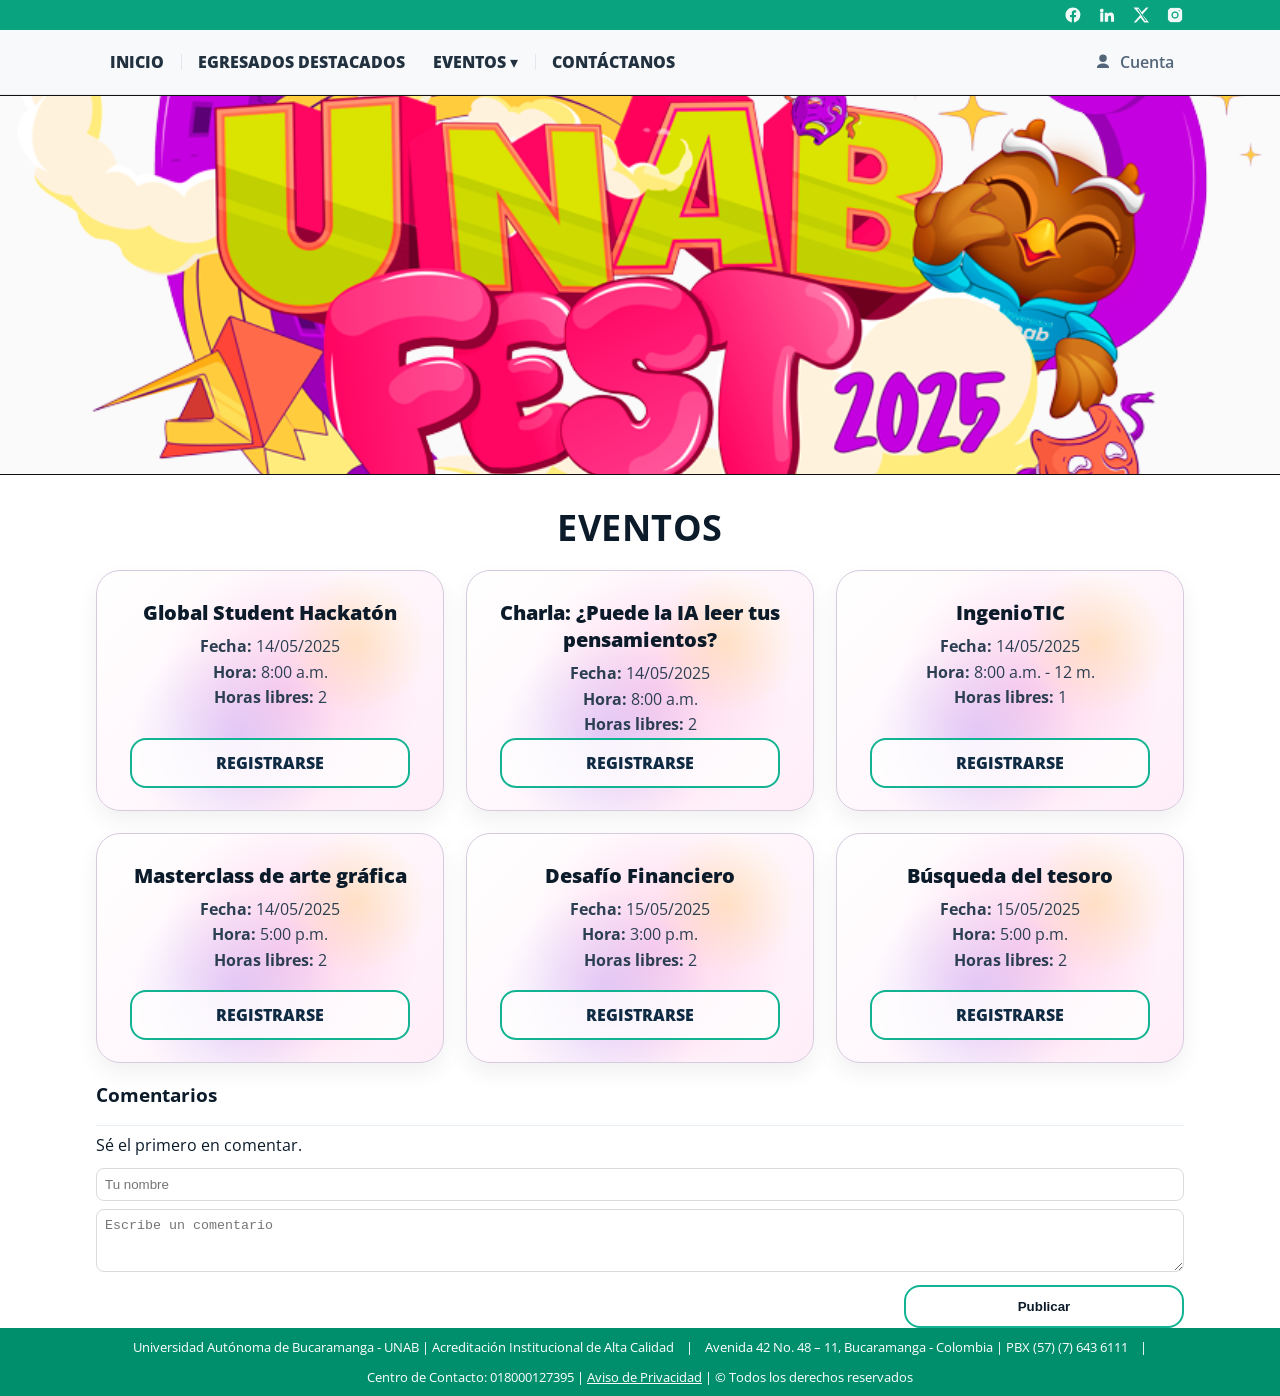
<file: templates/unabfest.html>
<!doctype html>
<html lang="es">
<head>
<meta charset="utf-8"/>
<meta name="viewport" content="width=device-width, initial-scale=1"/>
<title>UNABFest</title>
<link href="https://fonts.googleapis.com/css2?family=Open+Sans:wght@400;600;700;800&display=swap" rel="stylesheet">
<link href="../static/css/unabfest.css" rel="stylesheet">
<link rel="icon" href="../static/img/favicon.png">
</head>

<body>

<!-- ===== Topbar redes ===== -->
<div class="topbar">
  <div class="container">
    <div class="social">
      <a href="https://www.facebook.com/unab.online" target="_blank" rel="noopener" aria-label="Facebook">
        <svg viewBox="0 0 24 24" width="18" height="18" fill="#fff"><path d="M22 12.06C22 6.48 17.52 2 11.94 2S2 6.48 2 12.06c0 5 3.66 9.14 8.44 9.94v-7.03H8.08v-2.91h2.36V9.41c0-2.33 1.39-3.62 3.52-3.62.72 0 1.84.12 2.33.24v2.56h-1.31c-1.29 0-1.69.8-1.69 1.62v1.95h2.86l-.46 2.91h-2.4V22c4.78-.8 8.44-4.94 8.44-9.94z"/></svg>
      </a>
      <a href="https://www.linkedin.com/school/universidad-autonoma-de-bucaramanga/posts/?feedView=all" target="_blank" rel="noopener" aria-label="LinkedIn">
        <svg viewBox="0 0 24 24" width="18" height="18" fill="#fff"><path d="M4.98 3.5A2.5 2.5 0 1 1 5 8.5a2.5 2.5 0 0 1-.02-5zM3 9h4v12H3zM9 9h3.8v1.7h.05c.53-1.01 1.83-2.07 3.77-2.07 4.03 0 4.78 2.65 4.78 6.1V21h-4v-5.4c0-1.29-.03-2.95-1.8-2.95-1.8 0-2.07 1.4-2.07 2.85V21H9z"/></svg>
      </a>
      <a href="https://x.com/unab_online?lang=es" target="_blank" rel="noopener" aria-label="X">
        <svg viewBox="0 0 24 24" width="18" height="18" fill="#fff"><path d="M18.9 2H22l-8.1 9.3L22.7 22h-6.3l-5-6.5L5.4 22H2.3l8.7-9.9L1.9 2h6.5l4.6 6.1L18.9 2zM17.6 20h1.7L8.6 4H6.9l10.7 16z"/></svg>
      </a>
      <a href="https://www.instagram.com/unab_online/?hl=es" target="_blank" rel="noopener" aria-label="Instagram">
        <img src="../static/img/instagram.png" width="18" height="18" alt="Instagram">
      </a>
    </div>
  </div>
</div>

<!-- ===== NAV con EVENTOS desplegable (no redirige) ===== -->
<header>
  <div class="container">
    <nav class="main">
      <div class="nav-links">
        <a href="index.html">INICIO</a>
        <a href="egresados.html">EGRESADOS DESTACADOS</a>

        <div class="dropdown">
          <a class="dropdown-toggle" href="#">EVENTOS ▾</a>
          <div class="menu">
            <a href="unabfest.html">UNAB Fest</a>
            <a href="ulibro.html">Ulibro</a>
            <a href="semanaingenieria.html">Semana de Ingeniería</a>
            <a href="ingeniotic.html">Ingeniotic</a>
            <a href="vacaciones.html">Vacaciones</a>
          </div>
        </div>

        <a href="contacto.html">CONTÁCTANOS</a>
      </div>
      <div class="nav-right">
        <button class="nav-toggle" aria-label="Abrir menú">☰</button>
        <a class="account" href="login.html" title="Ingresar a mi cuenta">
          <svg viewBox="0 0 24 24" fill="#526579"><path d="M12 12a5 5 0 1 0-5-5 5 5 0 0 0 5 5Zm0 2c-4.42 0-8 2.24-8 5v1h16v-1c0-2.76-3.58-5-8-5Z"/></svg>
          <span>Cuenta</span>
        </a>
      </div>
    </nav>
  </div>
</header>

<!-- ===== Banner de imagen ===== -->
<div class="hero-banner" style="background-image:url(../static/img/unabfest.png)"></div>

<main class="page">
    <h2 class="section-title">EVENTOS</h2>

    <div class="grid">
      <article class="card">
        <h3>Global Student Hackatón</h3>
        <div class="meta">
          <div><b>Fecha:</b> 14/05/2025</div>
          <div><b>Hora:</b> 8:00 a.m.</div>
          <div><b>Horas libres:</b> 2</div>
        </div>
        <a href="#" class="btn-outline">REGISTRARSE</a>
      </article>

      <article class="card">
        <h3>Charla: ¿Puede la IA leer tus pensamientos?</h3>
        <div class="meta">
          <div><b>Fecha:</b> 14/05/2025</div>
          <div><b>Hora:</b> 8:00 a.m.</div>
          <div><b>Horas libres:</b> 2</div>
        </div>
        <a href="#" class="btn-outline">REGISTRARSE</a>
      </article>

      <article class="card">
        <h3>IngenioTIC</h3>
        <div class="meta">
          <div><b>Fecha:</b> 14/05/2025</div>
          <div><b>Hora:</b> 8:00 a.m. - 12 m.</div>
          <div><b>Horas libres:</b> 1</div>
        </div>
        <a href="#" class="btn-outline">REGISTRARSE</a>
      </article>

      <article class="card">
        <h3>Masterclass de arte gráfica</h3>
        <div class="meta">
          <div><b>Fecha:</b> 14/05/2025</div>
          <div><b>Hora:</b> 5:00 p.m.</div>
          <div><b>Horas libres:</b> 2</div>
        </div>
        <a href="#" class="btn-outline">REGISTRARSE</a>
      </article>

      <article class="card">
        <h3>Desafío Financiero</h3>
        <div class="meta">
          <div><b>Fecha:</b> 15/05/2025</div>
          <div><b>Hora:</b> 3:00 p.m.</div>
          <div><b>Horas libres:</b> 2</div>
        </div>
        <a href="#" class="btn-outline">REGISTRARSE</a>
      </article>

      <article class="card">
        <h3>Búsqueda del tesoro</h3>
        <div class="meta">
          <div><b>Fecha:</b> 15/05/2025</div>
          <div><b>Hora:</b> 5:00 p.m.</div>
          <div><b>Horas libres:</b> 2</div>
        </div>
        <a href="#" class="btn-outline">REGISTRARSE</a>
      </article>
    </div>

  </main>

<!-- Comentarios: sección añadida -->
<section class="section">
  <div class="page bg-white">
    <div class="comments" id="comments-root">
      <h3>Comentarios</h3>
  <div id="comments-list" style="margin-top:12px; max-height:260px; overflow:auto; border-top:1px solid #e6edf3; padding-top:8px"></div>
      <form id="comment-form" style="margin-top:12px">
        <input name="name" placeholder="Tu nombre" style="width:100%;padding:8px;border-radius:8px;border:1px solid #d9dadc;margin-bottom:8px" />
        <textarea name="text" rows="3" placeholder="Escribe un comentario" style="width:100%;padding:8px;border-radius:8px;border:1px solid #d9dadc"></textarea>
        <div style="margin-top:8px;text-align:right"><button type="submit" class="btn-outline">Publicar</button></div>
      </form>
    </div>
  </div>
</section>

<!-- Footer verde -->
<footer style="background:#008f6d;color:#fff;font-size:13px;padding:10px 0">
  <div class="container" style="max-width:1120px;margin:0 auto;padding:0 16px;display:flex;align-items:center;justify-content:center;gap:12px;flex-wrap:wrap;text-align:center">
    <div>Universidad Autónoma de Bucaramanga - UNAB | Acreditación Institucional de Alta Calidad</div>
    <div>|</div>
    <div>Avenida 42 No. 48 – 11, Bucaramanga - Colombia | PBX (57) (7) 643 6111</div>
    <div>|</div>
    <div>Centro de Contacto: 018000127395 | <a href="https://www.unab.edu.co/aviso-de-privacidad?_gl=1*1n860cp*_gcl_aw*R0NMLjE3NjI2NjEwMzUuQ2p3S0NBaUE4YnZJQmhCSkVpd0F1NWF5ck1BSzdnYktKODRfLVB0cUozLWNVSHh0TEh5UkZFYkx0RlB4VHlPUlBJMUVYVFBkUlljZXJob0NBZlFRQXZEX0J3RQ..*_gcl_au*MjQ5OTAxNjIyLjE3NTY5MTI2Mzg.*_ga*NjU3OTYwMzg1LjE3NTgzMTM5OTI.*_ga_LN0FZCTTER*czE3NjI4MDIxODkkbzE0JGcxJHQxNzYyODAzMjk2JGo1OCRsMCRoMA.." target="_blank" rel="noopener" style="color:#fff;text-decoration:underline">Aviso de Privacidad</a> | © Todos los derechos reservados</div>
  </div>
</footer>
<script src="../static/js/unabfest.js"></script>

</body>
</html>
</file>
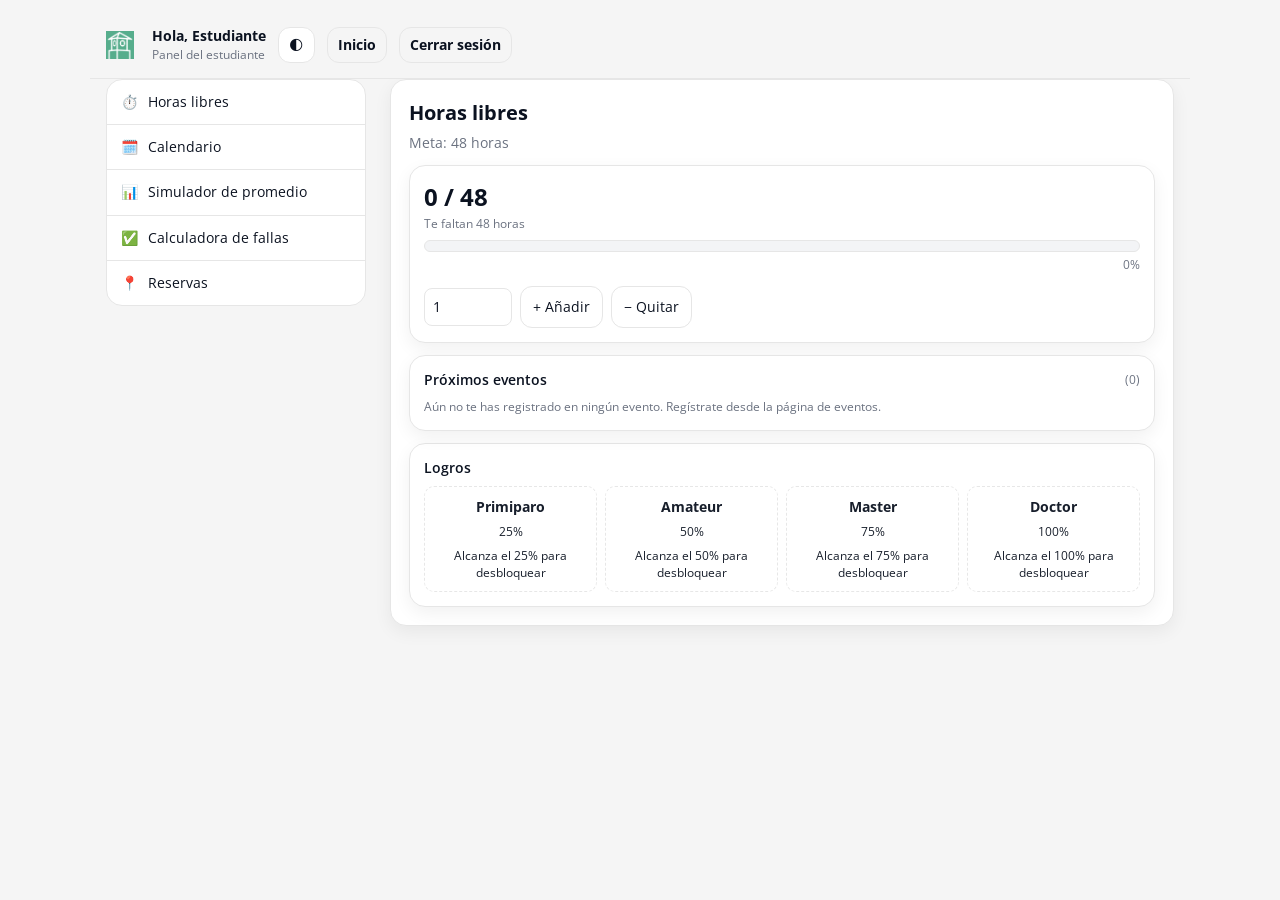
<file: templates/userpage.html>
<!doctype html>
<html lang="es">
<head>
  <meta charset="utf-8" />
  <meta name="viewport" content="width=device-width, initial-scale=1" />
  <title>Panel del Estudiante</title>
  <link href="https://fonts.googleapis.com/css2?family=Open+Sans:wght@300;400;600;700&display=swap" rel="stylesheet">
  <link href="../static/css/userpage.css" rel="stylesheet">
  <!-- Favicon para todas las páginas que usen este template -->
  <link rel="icon" href="../static/img/favicon.png" />
  
</head>
<body>
  <header class="container" style="padding:12px 16px 0 16px">
    <div class="brand">
      <div class="logo" aria-hidden="true"><img src="../static/img/favicon.png" width="100%" height="100%"></div>
      <div style="margin-left:8px; display:flex; align-items:center; gap:12px;">
        <div>
          <div style="font-weight:700" id="greeting">Hola, Estudiante</div>
          <div class="muted" style="font-size:12px">Panel del estudiante</div>
        </div>
        <!-- Theme toggle -->
        <button id="theme-toggle" class="btn" title="Alternar tema" style="height:36px;padding:6px 10px;font-weight:700">🌓</button>
        <button id="back-home" class="btn ghost" title="Volver al inicio" style="height:36px;padding:6px 10px;font-weight:700">Inicio</button>
        <!-- Logout: cerrar sesión del usuario -->
        <button id="logout-btn" class="btn ghost" title="Cerrar sesión" style="height:36px;padding:6px 10px;font-weight:700">Cerrar sesión</button>
      </div>
    </div>
  </header>
  

  <main class="container">
    <aside>
      <nav id="sidebar"></nav>
    </aside>

    <div id="content" class="grid gap-6"></div>

  </main>

  

  <script src="../static/js/userpage.js"></script>

  <!-- Footer verde removed -->
</body>
</html>
</file>
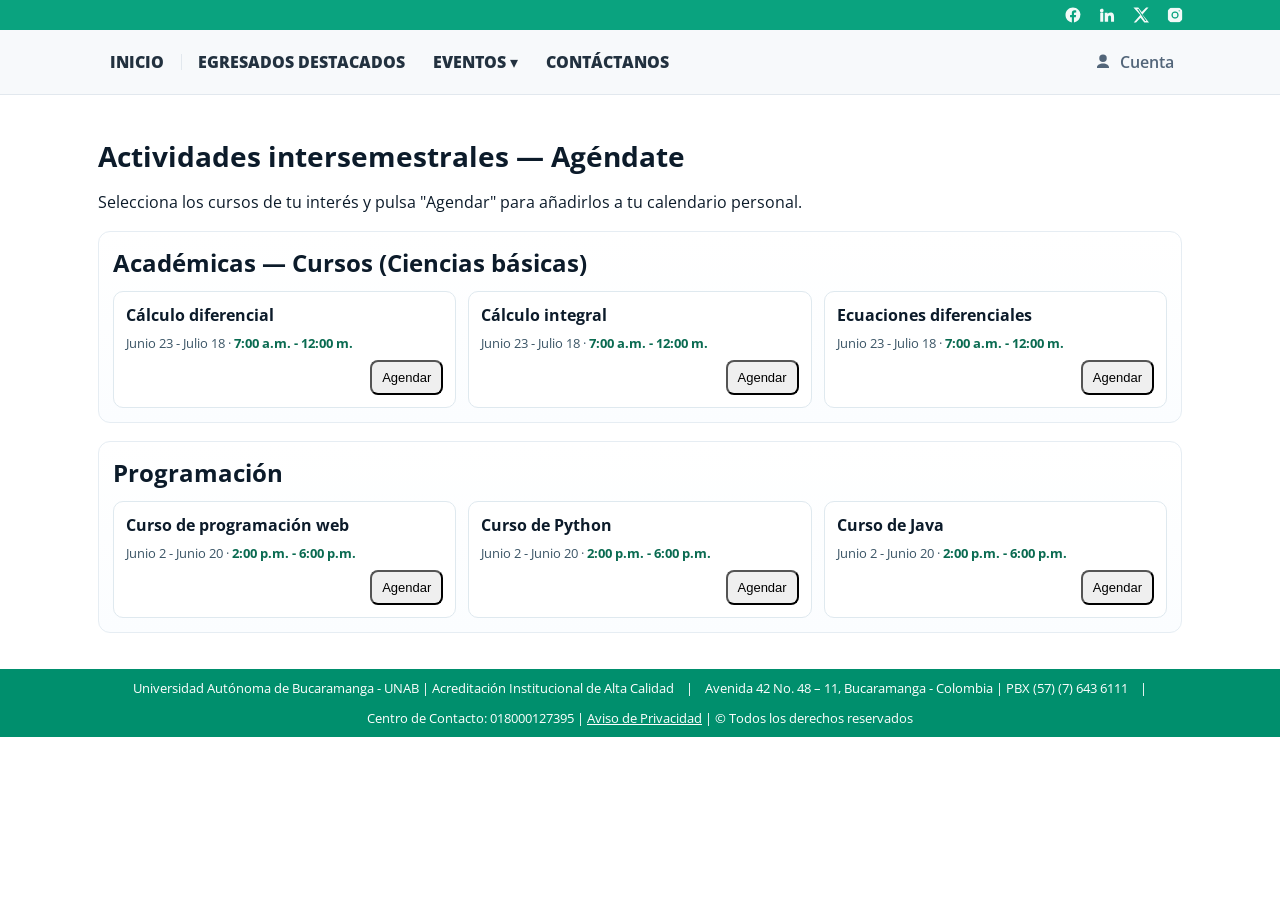
<file: templates/vacaciones.html>
<!doctype html>
<html lang="es">
<head>
  <meta charset="utf-8" />
  <meta name="viewport" content="width=device-width, initial-scale=1" />
  <title>Actividades Intersemestrales</title>
  <link href="https://fonts.googleapis.com/css2?family=Open+Sans:wght@400;600;700&display=swap" rel="stylesheet">
  <link rel="icon" href="../static/img/favicon.png">
  <link href="../static/css/index.css" rel="stylesheet">
  <style>
    /* ...estilos compactos para la página (soporte light/dark) */
    .page{max-width:1120px;margin:18px auto;padding:18px}
    h1{font-size:28px;margin:6px 0 12px}
    .section{margin-top:18px;padding:14px;border-radius:12px;background:linear-gradient(180deg, #fff, #fbfdff); border:1px solid #e6edf3}
    .section h2{margin:0 0 12px}
    .grid-events{display:grid;grid-template-columns:repeat(auto-fit,minmax(280px,1fr));gap:12px}
    .ev-card{padding:12px;border-radius:10px;background:var(--card-bg, #fff);border:1px solid #dfe9ef;display:flex;flex-direction:column;gap:8px}
    .ev-meta{font-size:13px;color:#3b5566}
    .ev-time{font-weight:700;color:#0a6b51}
    .ev-actions{margin-top:auto;display:flex;justify-content:flex-end}
    .btn.small{padding:8px 10px;font-size:13px;border-radius:8px}
    .toast-lite{position:fixed;left:50%;bottom:24px;transform:translateX(-50%);background:#0aa37f;color:#fff;padding:10px 14px;border-radius:10px;opacity:0;pointer-events:none;transition:opacity .25s ease,transform .25s ease;z-index:13000}
    .toast-lite.show{opacity:1;transform:translateX(-50%) translateY(-6px);pointer-events:auto}
    /* Dark mode tweaks */
    .dark-mode .section{ background:linear-gradient(180deg,#071012,#07090b); border-color:#141516 }
    .dark-mode .ev-card{ background:#0b0b0c; border-color:#141516; color:#e6eef1 }
    .dark-mode .ev-meta{ color:#cfeee0 }
    .dark-mode .ev-time{ color:#7fe0c5 }
    .dark-mode .toast-lite{ background:#00b386 }
  </style>
</head>
<body>
  <!-- ===== Topbar redes ===== -->
  <div class="topbar">
    <div class="container">
      <div class="social">
        <a href="https://www.facebook.com/unab.online" target="_blank" rel="noopener" aria-label="Facebook">
          <svg viewBox="0 0 24 24" width="18" height="18" fill="#fff"><path d="M22 12.06C22 6.48 17.52 2 11.94 2S2 6.48 2 12.06c0 5 3.66 9.14 8.44 9.94v-7.03H8.08v-2.91h2.36V9.41c0-2.33 1.39-3.62 3.52-3.62.72 0 1.84.12 2.33.24v2.56h-1.31c-1.29 0-1.69.8-1.69 1.62v1.95h2.86l-.46 2.91h-2.4V22c4.78-.8 8.44-4.94 8.44-9.94z"/></svg>
        </a>
        <a href="https://www.linkedin.com/school/universidad-autonoma-de-bucaramanga/posts/?feedView=all" target="_blank" rel="noopener" aria-label="LinkedIn">
          <svg viewBox="0 0 24 24" width="18" height="18" fill="#fff"><path d="M4.98 3.5A2.5 2.5 0 1 1 5 8.5a2.5 2.5 0 0 1-.02-5zM3 9h4v12H3zM9 9h3.8v1.7h.05c.53-1.01 1.83-2.07 3.77-2.07 4.03 0 4.78 2.65 4.78 6.1V21h-4v-5.4c0-1.29-.03-2.95-1.8-2.95-1.8 0-2.07 1.4-2.07 2.85V21H9z"/></svg>
        </a>
        <a href="https://x.com/unab_online?lang=es" target="_blank" rel="noopener" aria-label="X">
          <svg viewBox="0 0 24 24" width="18" height="18" fill="#fff"><path d="M18.9 2H22l-8.1 9.3L22.7 22h-6.3l-5-6.5L5.4 22H2.3l8.7-9.9L1.9 2h6.5l4.6 6.1L18.9 2zM17.6 20h1.7L8.6 4H6.9l10.7 16z"/></svg>
        </a>
        <a href="https://www.instagram.com/unab_online/?hl=es" target="_blank" rel="noopener" aria-label="Instagram">
          <img src="../static/img/instagram.png" width="18" height="18" alt="Instagram">
        </a>
      </div>
    </div>
  </div>

  <!-- ===== NAV con EVENTOS desplegable ===== -->
  <header>
    <div class="container">
      <nav class="main">
        <div class="nav-links">
          <a href="index.html">INICIO</a>
          <a href="egresados.html">EGRESADOS DESTACADOS</a>

          <div class="dropdown">
            <a class="dropdown-toggle" href="#">EVENTOS ▾</a>
            <div class="menu">
              <a href="unabfest.html">UNAB Fest</a>
              <a href="ulibro.html">Ulibro</a>
              <a href="semanaingenieria.html">Semana de Ingeniería</a>
              <a href="ingeniotic.html">Ingeniotic</a>
              <a href="vacaciones.html">Vacaciones</a>
            </div>
          </div>

          <a href="contacto.html">CONTÁCTANOS</a>
        </div>
        <div class="nav-right">
          <button class="nav-toggle" aria-label="Abrir menú">☰</button>
          <a class="account" href="login.html" title="Ingresar a mi cuenta">
            <svg viewBox="0 0 24 24" fill="#526579"><path d="M12 12a5 5 0 1 0-5-5 5 5 0 0 0 5 5Zm0 2c-4.42 0-8 2.24-8 5v1h16v-1c0-2.76-3.58-5-8-5Z"/></svg>
            <span>Cuenta</span>
          </a>
        </div>
      </nav>
    </div>
  </header>

  <!-- ===== Contenido: actividades (nuevo) ===== -->
  <main class="page" role="main">
    <h1>Actividades intersemestrales — Agéndate</h1>
    <p class="muted">Selecciona los cursos de tu interés y pulsa "Agendar" para añadirlos a tu calendario personal.</p>

    <section class="section" aria-labelledby="acad">
      <h2 id="acad">Académicas — Cursos (Ciencias básicas)</h2>
      <div class="grid-events" id="acad-list">
        <!-- tarjetas generadas por JS -->
      </div>
    </section>

    <section class="section" aria-labelledby="prog">
      <h2 id="prog">Programación</h2>
      <div class="grid-events" id="prog-list">
        <!-- tarjetas generadas por JS -->
      </div>
    </section>
  </main>

  <!-- Toast -->
  <div id="toast" class="toast-lite" role="status" aria-live="polite">Agendado</div>

  <!-- Footer verde (restaurado) -->
  <footer style="background:#008f6d;color:#fff;font-size:13px;padding:10px 0;margin-top:18px">
    <div class="container" style="max-width:1120px;margin:0 auto;padding:0 16px;display:flex;align-items:center;justify-content:center;gap:12px;flex-wrap:wrap;text-align:center">
      <div>Universidad Autónoma de Bucaramanga - UNAB | Acreditación Institucional de Alta Calidad</div>
      <div>|</div>
      <div>Avenida 42 No. 48 – 11, Bucaramanga - Colombia | PBX (57) (7) 643 6111</div>
      <div>|</div>
      <div>Centro de Contacto: 018000127395 | <a href="https://www.unab.edu.co/aviso-de-privacidad?_gl=1*1n860cp*_gcl_aw*R0NMLjE3NjI2NjEwMzUuQ2p3S0NBaUE4YnZJQmhCSkVpd0F1NWF5ck1BSzdnYktKODRfLVB0cUozLWNVSHh0TEh5UkZFYkx0RlB4VHlPUlBJMUVYVFBkUlljZXJob0NBZlFRQXZEX0J3RQ..*_gcl_au*MjQ5OTAxNjIyLjE3NTY5MTI2Mzg.*_ga*NjU3OTYwMzg1LjE3NTgzMTM5OTI.*_ga_LN0FZCTTER*czE3NjI4MDIxODkkbzE0JGcxJHQxNzYyODAzMjk2JGo1OCRsMCRoMA.." target="_blank" rel="noopener" style="color:#fff;text-decoration:underline">Aviso de Privacidad</a> | © Todos los derechos reservados</div>
    </div>
  </footer>

  <!-- Scripts: dropdown / cuenta / theme (mismo patrón que otras páginas) -->
  <script>
  // Dropdown eventos: abrir/cerrar, click fuera, ESC (delegado)
  (function(){
    const dd = document.querySelector('.dropdown');
    const tg = dd?.querySelector('.dropdown-toggle');
    tg?.addEventListener('click', e => { e.preventDefault(); dd.classList.toggle('open'); });
    document.addEventListener('click', e => { if(dd && !dd.contains(e.target)) dd.classList.remove('open'); });
    document.addEventListener('keydown', e => { if(e.key === 'Escape') dd.classList.remove('open'); });

    // comportamiento "Cuenta" (redirige según user.name)
    const account = document.querySelector('.account');
    if(account){
      account.addEventListener('click', e => {
        e.preventDefault();
        let u = null;
        try{ u = JSON.parse(localStorage.getItem('user.name')) }catch{}
        location.href = u ? 'userpage.html' : 'login.html';
      });
    }

    // aplicar tema guardado
    try{
      const t = localStorage.getItem('site.theme');
      if(t === 'dark') document.documentElement.classList.add('dark-mode');
      else document.documentElement.classList.remove('dark-mode');
    }catch(e){}
  })();
  </script>

  <!-- Script: lógica de agendar (mantener la implementación previa) -->
  <script>
  (function(){
    const courses = [
      { section:'acad', title:'Cálculo diferencial', range:'Junio 23 - Julio 18', time:'07:00', timeLabel:'7:00 a.m. - 12:00 m.' },
      { section:'acad', title:'Cálculo integral',   range:'Junio 23 - Julio 18', time:'07:00', timeLabel:'7:00 a.m. - 12:00 m.' },
      { section:'acad', title:'Ecuaciones diferenciales', range:'Junio 23 - Julio 18', time:'07:00', timeLabel:'7:00 a.m. - 12:00 m.' },
      { section:'prog', title:'Curso de programación web', range:'Junio 2 - Junio 20', time:'14:00', timeLabel:'2:00 p.m. - 6:00 p.m.' },
      { section:'prog', title:'Curso de Python', range:'Junio 2 - Junio 20', time:'14:00', timeLabel:'2:00 p.m. - 6:00 p.m.' },
      { section:'prog', title:'Curso de Java', range:'Junio 2 - Junio 20', time:'14:00', timeLabel:'2:00 p.m. - 6:00 p.m.' },
    ];

    const monthMap = {
      'enero':1,'febrero':2,'marzo':3,'abril':4,'mayo':5,'junio':6,'julio':7,'agosto':8,'septiembre':9,'octubre':10,'noviembre':11,'diciembre':12,
      'Enero':1,'Febrero':2,'Marzo':3,'Abril':4,'Mayo':5,'Junio':6,'Julio':7,'Agosto':8,'Septiembre':9,'Octubre':10,'Noviembre':11,'Diciembre':12
    };

    function parseRangeToDates(rangeStr){
      const year = (new Date()).getFullYear();
      const parts = rangeStr.split('-').map(s=>s.trim());
      if(parts.length !== 2) return [];
      const p1 = parts[0].split(' ').filter(Boolean);
      const p2 = parts[1].split(' ').filter(Boolean);
      let startMonthName = p1[0], startDay = p1[1] || p1[0];
      let endMonthName, endDay;
      if(p2.length === 2){ endMonthName = p2[0]; endDay = p2[1]; }
      else { endMonthName = startMonthName; endDay = p2[0]; }
      const sm = monthMap[startMonthName] || monthMap[startMonthName.toLowerCase()];
      const em = monthMap[endMonthName]   || monthMap[endMonthName.toLowerCase()];
      if(!sm || !em) return [];
      const sDate = new Date(year, sm-1, Number(startDay));
      const eDate = new Date(year, em-1, Number(endDay));
      const dates = [];
      for(let d = new Date(sDate); d <= eDate; d.setDate(d.getDate()+1)){
        dates.push(d.toISOString().slice(0,10));
      }
      return dates;
    }

    function loadKey(k){ try{ return JSON.parse(localStorage.getItem(k)) || []; }catch(e){ return []; } }
    function saveKey(k,v){ try{ localStorage.setItem(k, JSON.stringify(v)); }catch(e){} }

    function showToast(msg){
      const t = document.getElementById('toast');
      if(!t) return;
      t.textContent = msg;
      t.classList.add('show');
      setTimeout(()=> t.classList.remove('show'), 2200);
    }

    function isLogged(){ try{ const u = JSON.parse(localStorage.getItem('user.name')); return !!u }catch(e){ return false } }

    function escapeHtml(s){ return String(s).replace(/&/g,'&amp;').replace(/</g,'&lt;').replace(/>/g,'&gt;').replace(/"/g,'&quot;'); }

    function render(){
      const acadHost = document.getElementById('acad-list');
      const progHost = document.getElementById('prog-list');
      acadHost.innerHTML=''; progHost.innerHTML='';
      const userEvents = loadKey('user.events');

      courses.forEach(c=>{
        const host = (c.section==='acad')? acadHost : progHost;
        const card = document.createElement('div'); card.className='ev-card';
        card.innerHTML = `<div style="font-weight:700">${escapeHtml(c.title)}</div>
                          <div class="ev-meta">${escapeHtml(c.range)} · <span class="ev-time">${escapeHtml(c.timeLabel)}</span></div>
                          <div class="ev-actions"><button class="btn small">Agendar</button></div>`;
        host.appendChild(card);
        const btn = card.querySelector('button');
        const existing = userEvents.some(ev => ev.titulo === c.title);
        if(existing){ btn.textContent = 'Agendado'; btn.disabled = true; }
        btn.addEventListener('click', ()=>{
          if(!isLogged()){ location.href='login.html'; return; }
          btn.disabled = true; btn.textContent = 'Agendando...';
          const dates = parseRangeToDates(c.range);
          if(dates.length===0){ alert('Rango de fechas no válido'); btn.disabled=false; btn.textContent='Agendar'; return; }
          const ue = loadKey('user.events'); const cal = loadKey('cal.items');
          const added=[];
          dates.forEach(d=>{
            const existsUser = ue.some(x=> x.titulo===c.title && x.fecha===d);
            if(!existsUser){
              const id = crypto.randomUUID? crypto.randomUUID() : ('ev_'+Date.now()+'_'+Math.random().toString(36).slice(2,8));
              const ev = { id, titulo: c.title, fecha: d, hora: c.time, descripcion: c.timeLabel, img:'' };
              ue.push(ev);
              const existsCal = cal.some(x=> x.titulo===c.title && x.fecha===d && x.hora===c.time);
              if(!existsCal) cal.push({ id: ev.id, titulo: ev.titulo, fecha: ev.fecha, hora: ev.hora||'08:00', nota: ev.descripcion||'' });
              added.push(ev);
            }
          });
          if(added.length>0){ saveKey('user.events', ue); saveKey('cal.items', cal); showToast('Curso agendado. Se añadió al calendario.'); btn.textContent='Agendado'; btn.disabled=true; }
          else { btn.textContent='Agendado'; btn.disabled=true; showToast('Ya estabas agendado en este curso.'); }
        });
      });
    }

    render();
  })();
  </script>

</body>
</html>
</file>
<file: static/css/index.css>
:root{
  --green-600:#0aa37f; --green-700:#009a78;
  --nav:#f7f9fb; --nav-line:#e2e8ee;
  --link:#22313f; --link-active:#009a78;

  --hero1-a:#e9f7f3; --hero1-b:#dff0ea;
  --hero2-a:#f1f6ff; --hero2-b:#eef0ff;
  --hero3-a:#f4fbf7; --hero3-b:#eaf7f1;
  --hero4-a:#f6fff2; --hero4-b:#ecffe2;

  /* Dots iguales a egresados */
  --dot-off:#004233;
  --dot-on:#00ECB5;

  --btn-bg:#0aa37f; --btn-bg-hover:#078a69;
  --shadow:0 10px 30px rgba(0,0,0,.15);

  --vh: 1vh;
  --chrome: 120px;
}
*{box-sizing:border-box}
html,body{height:100%}
body{
  margin:0;
  font-family:"Open Sans",system-ui,-apple-system,Segoe UI,Roboto,Arial,sans-serif;
  background:#fff;color:#0c1b2a;
  /* Permitimos scroll para poder acceder a cuadros flotantes y al footer */
  overflow-y:auto;
}
a{color:inherit;text-decoration:none}

/* Topbar redes */
.topbar{background:var(--green-600);color:#fff;font-size:12px;padding:6px 0}
.container{max-width:1120px;margin:0 auto;padding:0 16px}
.topbar .social{display:flex;gap:16px;align-items:center;justify-content:flex-end}
.topbar .social a{display:inline-grid;place-items:center;width:18px;height:18px;opacity:.95}
.topbar .social a:hover{opacity:1;transform:translateY(-1px)}

/* Header / nav */
header{background:var(--nav);border-bottom:1px solid var(--nav-line);position:sticky;top:0;z-index:20}
nav.main{display:flex;align-items:center;gap:20px;min-height:64px}
.nav-links{display:flex;align-items:center;gap:0;position:relative}
.nav-links a{color:var(--link);font-weight:800;padding:12px 14px;position:relative;display:inline-block}
.nav-links a + a{margin-left:6px}
.nav-links a + a::before{content:"";position:absolute;left:-3px;top:32%;height:36%;width:1px;background:#e2e8ee}
.nav-links a::after{content:"";position:absolute;left:10px;right:10px;bottom:6px;height:3px;border-radius:3px;background:var(--link-active);transform:scaleX(0);transform-origin:left;transition:transform .25s ease}
.nav-links a:hover::after,.nav-links a:focus-visible::after{transform:scaleX(1)}
.nav-links a.active{color:var(--link-active)}
.nav-links a.active::after{transform:scaleX(1)}
.nav-right{margin-left:auto;display:flex;align-items:center;gap:16px}
.account{display:inline-flex;align-items:center;gap:8px;font-weight:600;color:#526579;padding:8px 10px;border-radius:12px}
.account:hover{background:#eef3f7}
.account svg{width:18px;height:18px}

/* Dropdown EVENTOS (con botón estilo barra izquierda) */
.dropdown{position:relative}
.dropdown-toggle{cursor:pointer;position:relative;z-index:2}
.menu{
  position:absolute;top:100%;left:0;min-width:260px;background:#fff;border:1px solid #e6edf3;border-radius:12px;
  box-shadow:0 12px 26px rgba(0,0,0,.12);padding:8px;display:none;z-index:30;margin-top:8px;
}
.menu a{
  display:flex;align-items:center;gap:8px;
  padding:12px 16px 12px 24px; /* espacio para barrita */
  border-radius:12px;font-weight:700;color:#0c1b2a;position:relative;
}
.menu a:hover{background:#f4f7fb;color:#0aa37f}
.menu a:focus-visible{outline:none;background:#f4f7fb;color:#0aa37f}
.menu a::before{
  content:"";position:absolute;left:10px;top:10px;bottom:10px;width:3px;border-radius:3px;background:transparent;transition:background .18s ease;
}
.menu a:hover::before,
.menu a:focus-visible::before{background:var(--link-active)}
.dropdown.open .menu{display:block}

/* Slider */
.hero{position:relative;height:calc(var(--vh)*100 - var(--chrome))}
.slides{position:relative;width:100%;height:100%}
.slide{
  --pad: clamp(16px,4vw,28px);
  position:absolute; inset:0;
  display:grid; grid-template-columns:1.1fr 1fr; gap:24px; align-items:stretch;
  padding:28px var(--pad);
  opacity:0; transform:translateY(10px);
  transition:opacity .6s ease, transform .6s ease;
}
.slide.active{opacity:1;transform:none}
@media (max-width:940px){ .slide{grid-template-columns:1fr;place-items:center} }

.left{display:flex;flex-direction:column;justify-content:center;position:relative;z-index:2}
.left h1{font-size:42px;margin:0 0 12px;color:#0f2a43;letter-spacing:.2px}
.left p{color:#3d5467;max-width:640px;line-height:1.7;margin:0 0 22px}
/* CTA */
.cta{display:inline-flex;align-items:center;gap:8px;background:var(--btn-bg);color:#fff;font-weight:800;padding:12px 18px;border-radius:14px;box-shadow:var(--shadow);position:relative;z-index:5;pointer-events:auto}
.cta:hover{background:var(--btn-bg-hover)}

.right{position:relative;display:flex;align-items:center;justify-content:center}
.poster{
  width:100%;min-height:320px;border-radius:28px;border:1px solid #f2d8f0;
  background:
    radial-gradient(120px 120px at 75% 30%, #ffd16655, transparent 60%),
    radial-gradient(160px 160px at 40% 70%, #a78bfa55, transparent 65%),
    radial-gradient(220px 220px at 55% 50%, #ff6fbf44, transparent 60%),
    linear-gradient(135deg, #fff 0%, #ffeef8 100%);
  box-shadow:0 30px 60px rgba(170,137,255,.25);position:relative;overflow:hidden
}
.badge{position:absolute;bottom:18px;right:18px;background:#fff;border:1px dashed #f0bcd9;color:#e11d74;border-radius:12px;padding:8px 12px;font-weight:700;transform:rotate(-6deg)}

/* Dots = EGRESADOS STYLE */
.controls{position:absolute;left:clamp(16px,4vw,28px);bottom:18px;z-index:10;display:flex;align-items:center;gap:18px}
.dots{display:flex;gap:18px;align-items:center}
.dot{
  width:16px;height:16px;border-radius:999px;
  background:var(--dot-off);             /* NO seleccionado */
  cursor:pointer;transition:transform .15s ease, background .15s ease;
  border:none;box-shadow:none;display:block;
}
.dot:hover{transform:translateY(-1px)}
.dot.active{
  background:var(--dot-on);              /* SELECCIONADO */
  box-shadow:none;
}
.dot.active::after{content:none}

/* Atajos naranja (opcional) */
.atajos-wrap{background:#ef7d00;color:#fff}
.atajos{max-width:1120px;margin:0 auto;padding:10px 16px;display:flex;align-items:center;gap:28px}
.atajos .grupo{position:relative}
.atajos .btn{font-weight:800;display:flex;align-items:center;gap:8px;cursor:pointer}
.atajos .btn svg{transform:translateY(1px)}
.atajos .drop{position:absolute;left:0;top:100%;background:#ef7d00;color:#fff;border-radius:0 0 8px 8px;padding:12px 18px;min-width:220px;display:none;box-shadow:0 4px 0 #f9c233;}
.atajos .drop a{display:block;color:#fff;font-weight:700;padding:10px 0}
.atajos .drop a:hover{text-decoration:underline}
.atajos .grupo.open .drop{display:block}
.atajos .search{margin-left:auto}

/* Comentarios: color por defecto (modo claro) y herencia interna */
.comments, #comments-root, #comments-list {
  color: #0c1b2a !important;
}
.comments * , #comments-root * , #comments-list * {
  color: inherit !important;
}

/* Dark-mode overrides (minimal, loaded on this page) */
.dark-mode body{ background:#070809 !important; color:#e6eef1 !important }
.dark-mode .topbar{ background:#063825 !important; color:#cfeee0 !important }
.dark-mode header{ background:#0b0c0d !important; border-color:#151617 !important }
.dark-mode .poster, .dark-mode .slide{ background-blend-mode:normal !important }

/* Forzar textos claros en modo oscuro (unificado para la barra) */
.dark-mode header { background: #0b0c0d !important; border-color: #151617 !important; }
.dark-mode .nav-links a,
.dark-mode .nav-links .dropdown > a {
  color: #e6eef1 !important;
}
.dark-mode .nav-links a.active,
.dark-mode .nav-links a:hover,
.dark-mode .nav-links .dropdown.open > a {
  color: var(--link-active) !important;
}
.dark-mode .nav-links a::after,
.dark-mode .nav-links .dropdown > a::after {
  background: var(--link-active) !important;
}
.dark-mode .nav-right,
.dark-mode .nav-right .account,
.dark-mode .nav-right .account span {
  color: #e6eef1 !important;
}
.dark-mode .account {
  background: rgba(255,255,255,0.02) !important;
  border: 1px solid rgba(255,255,255,0.04) !important;
}
.dark-mode .account svg { fill: #e6eef1 !important; }
.dark-mode .menu {
  background: #0b0c0d !important;
  border-color: #151617 !important;
  color: #e6eef1 !important;
  box-shadow: 0 12px 26px rgba(0,0,0,.6) !important;
}
.dark-mode .menu a { color: #e6eef1 !important; }
.dark-mode .menu a:hover { background: rgba(0,166,125,0.08) !important; color: var(--link-active) !important; }

/* Forzar textos oscuros en cajas que explícitamente se marquen como 'bg-white' en modo oscuro */
.dark-mode .bg-white {
  background: #ffffff !important;
  color: #0c1b2a !important;
}
.dark-mode .bg-white * {
  color: #0c1b2a !important;
}
.dark-mode .bg-white a {
  color: #0c1b2a !important;
}

/* Responsive: mobile hamburger & full-screen nav (copiar/pegar en otros CSS también) */
.nav-toggle{display:none;align-items:center;justify-content:center;background:transparent;border:0;color:inherit;font-size:20px;padding:8px;cursor:pointer}

/* Mobile behavior */
@media (max-width:900px){
  .nav-toggle{display:inline-flex}
  /* Hide original nav links visually, we'll present them as a full-screen panel */
  .nav-links{
    position:fixed;
    top:0;
    left:-100%;
    width:100%;
    height:100%;
    background:var(--nav);
    flex-direction:column;
    align-items:flex-start;
    padding-top:72px;
    gap:0;
    z-index:1200;
    transition:left .28s ease;
  }
  .nav-links > a, .nav-links .dropdown > a{ width:100%; padding:16px 18px; border-bottom:1px solid rgba(0,0,0,0.04); }
  .nav-links .menu{ position:static; width:100%; box-shadow:none; border-radius:0; border-left:0; }
  .nav-right{ align-items:center; gap:8px }
  /* When open */
  .nav-open .nav-links{ left:0; overflow:auto }
  .nav-open body{ overflow:hidden } /* avoid background scroll when menu open */
  /* ensure dropdown menu items are full width */
  .nav-links .menu a{ padding-left:36px; }
}

/* Cookie consent box (cuadrito flotante) */
#cookie-box{
  position:fixed;
  right:20px;
  bottom:20px;
  z-index:12000;
  max-width:420px;
  width:calc(100% - 40px);
  border-radius:12px;
  box-shadow:0 18px 40px rgba(0,0,0,0.22);
  background:#ffffff;
  color:#0c1b2a;
  transform:translateY(18px) scale(.98);
  opacity:0;
  transition: transform .28s cubic-bezier(.2,.9,.3,1), opacity .28s ease;
  pointer-events:none;
  overflow:hidden;
}

/* inner layout */
#cookie-box .cookie-inner{ display:flex; gap:12px; align-items:center; padding:12px 14px; justify-content:space-between; flex-wrap:wrap; }
#cookie-box .cookie-text{ font-size:13px; color:#244; line-height:1.3; flex:1; min-width:160px; }
#cookie-box .cookie-text a{ color:var(--btn-bg); font-weight:700; text-decoration:underline; margin-left:6px; }
#cookie-box .cookie-actions{ display:flex; gap:8px; align-items:center; }

/* visible state */
#cookie-box.visible{
  transform:translateY(0) scale(1);
  opacity:1;
  pointer-events:auto;
}

/* button tweaks */
#cookie-box .btn{ padding:8px 12px; border-radius:8px; font-weight:700; cursor:pointer; }
#cookie-box .btn:hover{ transform:translateY(-2px); }

/* dark mode support */
.dark-mode #cookie-box{ background:#0b0b0c; color:#e6eef1; box-shadow:0 18px 40px rgba(0,0,0,0.6); }
.dark-mode #cookie-box .cookie-text{ color:#dceee6; }
.dark-mode #cookie-box .cookie-text a{ color:#7fe0c5; }

/* responsive: full-width on small screens */
@media (max-width:520px){
  #cookie-box{ left:10px; right:10px; bottom:12px; width:auto; max-width:none; }
  #cookie-box .cookie-inner{ flex-direction:column; align-items:flex-start; gap:8px; }
}
</file>
<file: static/css/egresados.css>
:root{
  --green-600:#0aa37f; --green-700:#009a78;
  --nav:#f7f9fb; --nav-line:#e6edf3;
  --link:#22313f; --link-active:#009a78;
  --ink:#0c1b2a;

  /* paletas usadas en index.html para los slides */
  --hero1-a:#e9f7f3; --hero1-b:#dff0ea;
  --hero2-a:#f1f6ff; --hero2-b:#eef0ff;
  --hero3-a:#f4fbf7; --hero3-b:#eaf7f1;

  --vh: 1vh;
  --chrome: 120px;
}
*{box-sizing:border-box}
html,body{height:100%}
body{margin:0;font-family:"Open Sans",system-ui,-apple-system,Segoe UI,Roboto,Arial,sans-serif;color:var(--ink);background:#fff}
a{color:inherit;text-decoration:none}

/* ===== Topbar redes ===== */
.topbar{background:var(--green-600);color:#fff;font-size:12px;padding:6px 0}
.container{max-width:1120px;margin:0 auto;padding:0 16px}
.topbar .social{display:flex;gap:16px;align-items:center;justify-content:flex-end}
.topbar .social a{display:inline-grid;place-items:center;width:18px;height:18px;opacity:.95}
.topbar .social a:hover{opacity:1;transform:translateY(-1px)}

/* ===== Header/Nav con dropdown EVENTOS ===== */
header{background:var(--nav);border-bottom:1px solid var(--nav-line);position:sticky;top:0;z-index:20}
nav.main{display:flex;align-items:center;gap:20px;min-height:64px}
.nav-links{display:flex;align-items:center;gap:0;position:relative}
.nav-links > a,
.nav-links .dropdown > a{
  color:var(--link);font-weight:800;padding:12px 14px;position:relative;display:inline-block;
}
.nav-links a + a, .nav-links .dropdown + a{margin-left:6px}
.nav-links a + a::before, .nav-links .dropdown + a::before{
  content:"";position:absolute;left:-3px;top:32%;height:36%;width:1px;background:#e2e8ee;
}
.nav-links > a::after,
.nav-links .dropdown > a::after{
  content:"";position:absolute;left:10px;right:10px;bottom:6px;height:3px;border-radius:3px;
  background:var(--link-active);transform:scaleX(0);transform-origin:left;transition:transform .25s ease;
}
.nav-links > a:hover::after,
.nav-links > a:focus-visible::after,
.nav-links .dropdown:hover > a::after,
.nav-links .dropdown.open > a::after{transform:scaleX(1)}
.nav-links > a.active{color:var(--link-active)}
.nav-links > a.active::after{transform:scaleX(1)}
.nav-right{margin-left:auto;display:flex;align-items:center;gap:16px}
.account{display:inline-flex;align-items:center;gap:8px;font-weight:600;color:#526579;padding:8px 10px;border-radius:12px}
.account:hover{background:#eef3f7}
.account svg{width:18px;height:18px}

.dropdown{position:relative}
.dropdown > a{cursor:pointer;position:relative;z-index:2}
.menu{
  position:absolute;top:100%;left:0;min-width:260px;background:#fff;border:1px solid #e6edf3;border-radius:12px;
  box-shadow:0 12px 26px rgba(0,0,0,.12);padding:8px;display:none;z-index:30;margin-top:8px;
}
.dropdown.open .menu{display:block}
.menu a{
  display:flex;align-items:center;gap:8px;
  padding:12px 16px 12px 24px;
  border-radius:12px;font-weight:700;color:#0c1b2a;position:relative;
}
.menu a:hover{background:#f4f7fb;color:#0aa37f}
.menu a::before{
  content:"";position:absolute;left:10px;top:10px;bottom:10px;width:3px;border-radius:3px;background:transparent;transition:background .18s ease;
}
.menu a:hover::before{background:var(--link-active)}

/* ===== HERO/SLIDER ===== */
.hero{
  position:relative;
  height: calc(var(--vh) * 100 - var(--chrome));
  overflow:hidden;
}
.slides{position:relative;width:100%;height:100%}
.slide{
  position:absolute; inset:0;
  display:grid; grid-template-columns:1.1fr 1fr; gap:24px; align-items:center;
  padding:clamp(16px,4vw,28px);
  opacity:0; transform:translateY(10px);
  transition:opacity .6s ease, transform .6s ease;
  /* el background del slide se define por JS para replicar index.html */
}
.slide.active{opacity:1;transform:none}
@media (max-width:940px){ .slide{grid-template-columns:1fr;place-items:center;text-align:center} }

.left h1{
  font-size:min(8vw,72px); line-height:1.05; margin:0 0 14px; color:#0f2a43;
}
.left p{color:#3d5467;max-width:620px;font-size:clamp(16px,2.2vw,22px);margin:0}

.photo{
  width:min(520px,70vmin); aspect-ratio:1/1;
  border-radius:999px;           /* circular */
  background:none center/cover no-repeat; /* sin contorno */
  margin-left:auto;
}
@media (max-width:940px){ .photo{margin:0 auto} }

/* Dots personalizados */
.controls{position:absolute;left:clamp(16px,4vw,28px);bottom:18px;z-index:10;display:flex;align-items:center;gap:18px}
.dot{
  width:18px;height:18px;border-radius:999px;border:0;cursor:pointer;
  background:#004233;            /* inactivo */
  transition:transform .15s ease, background .15s ease;
}
.dot:hover{transform:translateY(-1px)}
.dot.active{background:#00ECB5}  /* activo */

/* Comentarios: color por defecto (modo claro) y herencia interna */
.comments, #comments-root, #comments-list {
  color: #0c1b2a !important;
}
.comments * , #comments-root * , #comments-list * {
  color: inherit !important;
}

/* Dark-mode small overrides */
.dark-mode body{ background:#070809 !important; color:#e6eef1 !important }
.dark-mode .topbar{ background:#063825 !important; color:#cfeee0 !important }

/* Unified dark navbar adjustments */
.dark-mode header { background: #0b0c0d !important; border-color: #151617 !important; }
.dark-mode .nav-links a, .dark-mode .nav-links .dropdown > a { color: #e6eef1 !important; }
.dark-mode .nav-links a.active, .dark-mode .nav-links a:hover { color: var(--link-active) !important; }
.dark-mode .nav-right .account, .dark-mode .nav-right .account span { color: #e6eef1 !important; }
.dark-mode .account { background: rgba(255,255,255,0.02) !important; border:1px solid rgba(255,255,255,0.04) !important; }
.dark-mode .menu{ background:#0b0c0d !important; border-color:#151617 !important; color:#e6eef1 !important; }
.dark-mode .menu a{ color:#e6eef1 !important; }
.dark-mode .menu a:hover{ background: rgba(0,166,125,0.08) !important; color: var(--link-active) !important; }

/* NEW: cajas que deben permanecer claras en dark-mode */
.dark-mode .bg-white { background:#ffffff !important; color:#0c1b2a !important; }
.dark-mode .bg-white * { color:#0c1b2a !important; }
.dark-mode .bg-white a { color:#0c1b2a !important; color: whitesmoke }

/* Responsive: mobile hamburger & full-screen nav */
.nav-toggle{display:none}
@media (max-width:900px){
  .nav-toggle{display:inline-flex;align-items:center;justify-content:center;background:transparent;border:0;color:inherit;font-size:20px;padding:8px;cursor:pointer}
  .nav-links{position:fixed;top:0;left:-100%;width:100%;height:100%;background:var(--nav);flex-direction:column;padding-top:72px;gap:0;z-index:1200;transition:left .28s ease}
  .nav-links > a, .nav-links .dropdown > a{ width:100%; padding:16px 18px; border-bottom:1px solid rgba(0,0,0,0.04) }
  .nav-links .menu{ position:static; width:100%; box-shadow:none; border-radius:0; }
  .nav-right{ align-items:center; gap:8px }
  .nav-open .nav-links{ left:0; overflow:auto }
  .nav-open body{ overflow:hidden }
  .nav-links .menu a{ padding-left:36px; }
}
</file>
<file: static/css/ingeniotic.css>
:root{
  --green-600:#0aa37f; --green-700:#009a78;
  --nav:#f7f9fb; --nav-line:#e6edf3;
  --link:#22313f; --link-active:#009a78;
  --ink:#0c1b2a;

  /* Fondo pastel de tarjetas (igual al proyecto) */
  --card-bg:
    radial-gradient(120px 120px at 75% 30%, #ffd16655, transparent 60%),
    radial-gradient(160px 160px at 40% 70%, #a78bfa55, transparent 65%),
    radial-gradient(220px 220px at 55% 50%, #ff6fbf44, transparent 60%),
    linear-gradient(135deg, #fff 0%, #ffeef8 100%);
  --soft-panel:#f3fbf5;
}
*{box-sizing:border-box}
html,body{height:100%}
body{margin:0;font-family:"Open Sans",system-ui,-apple-system,Segoe UI,Roboto,Arial,sans-serif;color:var(--ink);background:#fff}
a{color:inherit;text-decoration:none}

/* ===== Topbar redes ===== */
.topbar{background:var(--green-600);color:#fff;font-size:12px;padding:6px 0}
.container{max-width:1120px;margin:0 auto;padding:0 16px}
.topbar .social{display:flex;gap:16px;align-items:center;justify-content:flex-end}
.topbar .social a{display:inline-grid;place-items:center;width:18px;height:18px;opacity:.95}
.topbar .social a:hover{opacity:1;transform:translateY(-1px)}

/* ===== Header / Nav ===== */
header{background:var(--nav);border-bottom:1px solid var(--nav-line);position:sticky;top:0;z-index:20}
nav.main{display:flex;align-items:center;gap:20px;min-height:64px}
.nav-links{display:flex;align-items:center;gap:0;position:relative}
.nav-links > a,
.nav-links .dropdown > a{
  color:var(--link);font-weight:800;padding:12px 14px;position:relative;display:inline-block;
}
.nav-links a + a, .nav-links .dropdown + a{margin-left:6px}
.nav-links a + a::before, .nav-links .dropdown + a::before{
  content:"";position:absolute;left:-3px;top:32%;height:36%;width:1px;background:#e2e8ee;
}
.nav-links > a::after,
.nav-links .dropdown > a::after{
  content:"";position:absolute;left:10px;right:10px;bottom:6px;height:3px;border-radius:3px;
  background:var(--link-active);transform:scaleX(0);transform-origin:left;transition:transform .25s ease;
}
.nav-links > a:hover::after,
.nav-links > a:focus-visible::after,
.nav-links .dropdown:hover > a::after,
.nav-links .dropdown.open > a::after{transform:scaleX(1)}
.nav-links > a.active{color:var(--link-active)}
.nav-links > a.active::after{transform:scaleX(1)}

.nav-right{margin-left:auto;display:flex;align-items:center;gap:16px}
.account{display:inline-flex;align-items:center;gap:8px;font-weight:600;color:#526579;padding:8px 10px;border-radius:12px}
.account:hover{background:#eef3f7}
.account svg{width:18px;height:18px}

/* ===== Dropdown EVENTOS ===== */
.dropdown{position:relative}
.dropdown > a{cursor:pointer;position:relative;z-index:2}
.menu{
  position:absolute;top:100%;left:0;min-width:260px;background:#fff;border:1px solid #e6edf3;border-radius:12px;
  box-shadow:0 12px 26px rgba(0,0,0,.12);padding:8px;display:none;z-index:1;margin-top:8px;
}
.dropdown.open .menu{display:block}
.menu a{
  display:flex;align-items:center;gap:8px;
  padding:12px 16px 12px 24px; /* espacio para barrita */
  border-radius:12px;font-weight:700;color:#0c1b2a;position:relative;
}
.menu a:hover{background:#f4f7fb;color:#0aa37f}
.menu a:focus-visible{outline:none;background:#f4f7fb;color:#0aa37f}
.menu a::before{
  content:"";position:absolute;left:10px;top:10px;bottom:10px;width:3px;border-radius:3px;background:transparent;transition:background .18s ease;
}
.menu a:hover::before,
.menu a:focus-visible::before{background:var(--link-active)}

/* ===== Hero/banner ===== */
.hero-banner{
  border-bottom:1px solid #e6edf3;
  height:320px;display:grid;place-items:center;text-align:center;color:#0f2a43;
  background:#e9f7f3 center/cover no-repeat;
  background-image: radial-gradient(80px 80px at 80% 30%, #ffd16644, transparent 60%),
                    radial-gradient(160px 160px at 30% 70%, #a78bfa33, transparent 65%),
                    linear-gradient(90deg,#e9f7f3,#eaf7f1);
}
@media (min-width:1000px){ .hero-banner{height:380px} }
.hero-banner h1{margin:0;font-size:44px;letter-spacing:.5px}

/* ===== Contenido IngenioTIC ===== */
.page{max-width:1120px;margin:0 auto;padding:0 16px}
.section{padding:28px 0}

.section-title{text-align:center;font-size:36px;margin:8px 0 18px;letter-spacing:.5px}
.lead{font-size:20px;line-height:1.7;color:#21394d}

/* Grid categorías 2x2 */
.cats{
  display:grid;gap:22px;margin-top:18px;
  grid-template-columns:repeat(1,minmax(0,1fr));
}
@media (min-width:800px){ .cats{grid-template-columns:repeat(2,1fr)} }

.cat-card{
  background:var(--card-bg);
  border:1px solid #d6cade;border-radius:20px;box-shadow:0 10px 22px rgba(0,0,0,.06);
  padding:22px;text-align:center;
}
.icon-round{
  width:78px;height:78px;border-radius:20px;margin:6px auto 12px;
  display:grid;place-items:center;background:#eef8f3;border:1px solid #d9eedf;
}
.icon-round svg{width:40px;height:40px;fill:#13a06f}
.cat-card h3{margin:2px 0 6px;font-size:22px;font-weight:800;color:#103b4f}
.cat-card p{margin:0;color:#365266}

/* Accesibilidad foco */
a:focus-visible, button:focus-visible{outline:2px solid #0aa37f;outline-offset:2px}

/* Dark-mode small overrides */
.dark-mode body{ background:#070809 !important; color:#e6eef1 !important }
.dark-mode .topbar{ background:#063825 !important; color:#cfeee0 !important }

/* Unified dark navbar adjustments */
.dark-mode header { background: #0b0c0d !important; border-color: #151617 !important; }
.dark-mode .nav-links a, .dark-mode .nav-links .dropdown > a { color: #e6eef1 !important; }
.dark-mode .nav-links a.active, .dark-mode .nav-links a:hover { color: var(--link-active) !important; }
.dark-mode .nav-right .account, .dark-mode .nav-right .account span { color: #e6eef1 !important; }
.dark-mode .account { background: rgba(255,255,255,0.02) !important; border:1px solid rgba(255,255,255,0.04) !important; }
.dark-mode .menu{ background:#0b0c0d !important; border-color:#151617 !important; color:#e6eef1 !important; }
.dark-mode .menu a{ color:#e6eef1 !important; }
.dark-mode .menu a:hover{ background: rgba(0,166,125,0.08) !important; color: var(--link-active) !important; }

/* READABILITY: apply dark backgrounds to cards/panels/comments to keep text legible */
.dark-mode .card, .dark-mode .panel, .dark-mode .comments, .dark-mode .page {
  background:#0b0b0c !important; border-color:#141516 !important; color:#e6eef1 !important;
}
.dark-mode h1,.dark-mode h2,.dark-mode h3,.dark-mode p,.dark-mode .lead,.dark-mode .cat-card h3 {
  color:#e6eef1 !important;
}
.dark-mode .btn-outline{ background: rgba(255,255,255,0.03) !important; color:#e6eef1 !important; border-color: rgba(255,255,255,0.06) !important; }

/* Comments */
.dark-mode .comments, .dark-mode #comments-root, .dark-mode #comments-list { background:#0b0b0c !important; color:#e6eef1 !important; border-color:#141516 !important; }
/* Comentarios: color por defecto (modo claro) y herencia interna */
.comments, #comments-root, #comments-list {
  color: #0c1b2a !important;
}
.comments * , #comments-root * , #comments-list * {
  color: inherit !important;
}

/* Responsive: mobile hamburger & full-screen nav */
.nav-toggle{display:none}
@media (max-width:900px){
  .nav-toggle{display:inline-flex;align-items:center;justify-content:center;background:transparent;border:0;color:inherit;font-size:20px;padding:8px;cursor:pointer}
  .nav-links{position:fixed;top:0;left:-100%;width:100%;height:100%;background:var(--nav);flex-direction:column;padding-top:72px;gap:0;z-index:1200;transition:left .28s ease}
  .nav-links > a, .nav-links .dropdown > a{ width:100%; padding:16px 18px; border-bottom:1px solid rgba(0,0,0,0.04) }
  .nav-links .menu{ position:static; width:100%; box-shadow:none; border-radius:0; }
  .nav-right{ align-items:center; gap:8px }
  .nav-open .nav-links{ left:0; overflow:auto }
  .nav-open body{ overflow:hidden }
  .nav-links .menu a{ padding-left:36px; }
}
</file>
<file: static/css/semanaingenieria.css>
:root{
  --green-600:#0aa37f; --green-700:#009a78;
  --nav:#f7f9fb; --nav-line:#e6edf3;
  --link:#22313f; --link-active:#009a78;
  --ink:#0c1b2a;

  /* Fondo pastel de tarjetas */
  --card-bg:
    radial-gradient(120px 120px at 75% 30%, #ffd16655, transparent 60%),
    radial-gradient(160px 160px at 40% 70%, #a78bfa55, transparent 65%),
    radial-gradient(220px 220px at 55% 50%, #ff6fbf44, transparent 60%),
    linear-gradient(135deg, #fff 0%, #ffeef8 100%);
  --soft-panel:#f3fbf5; /* panel verdoso muy leve para secciones */
}
*{box-sizing:border-box}
html,body{height:100%}
body{margin:0;font-family:"Open Sans",system-ui,-apple-system,Segoe UI,Roboto,Arial,sans-serif;color:var(--ink);background:#fff}
a{color:inherit;text-decoration:none}

/* ===== Topbar redes ===== */
.topbar{background:var(--green-600);color:#fff;font-size:12px;padding:6px 0}
.container{max-width:1120px;margin:0 auto;padding:0 16px}
.topbar .social{display:flex;gap:16px;align-items:center;justify-content:flex-end}
.topbar .social a{display:inline-grid;place-items:center;width:18px;height:18px;opacity:.95}
.topbar .social a:hover{opacity:1;transform:translateY(-1px)}

/* ===== Header / Nav ===== */
header{background:var(--nav);border-bottom:1px solid var(--nav-line);position:sticky;top:0;z-index:20}
nav.main{display:flex;align-items:center;gap:20px;min-height:64px}
.nav-links{display:flex;align-items:center;gap:0;position:relative}
.nav-links > a,
.nav-links .dropdown > a{
  color:var(--link);font-weight:800;padding:12px 14px;position:relative;display:inline-block;
}
.nav-links a + a, .nav-links .dropdown + a{margin-left:6px}
.nav-links a + a::before, .nav-links .dropdown + a::before{
  content:"";position:absolute;left:-3px;top:32%;height:36%;width:1px;background:#e2e8ee;
}
.nav-links > a::after,
.nav-links .dropdown > a::after{
  content:"";position:absolute;left:10px;right:10px;bottom:6px;height:3px;border-radius:3px;
  background:var(--link-active);transform:scaleX(0);transform-origin:left;transition:transform .25s ease;
}
.nav-links > a:hover::after,
.nav-links > a:focus-visible::after,
.nav-links .dropdown:hover > a::after,
.nav-links .dropdown.open > a::after{transform:scaleX(1)}
.nav-links > a.active{color:var(--link-active)}
.nav-links > a.active::after{transform:scaleX(1)}
.nav-right{margin-left:auto;display:flex;align-items:center;gap:16px}
.account{display:inline-flex;align-items:center;gap:8px;font-weight:600;color:#526579;padding:8px 10px;border-radius:12px}
.account:hover{background:#eef3f7}
.account svg{width:18px;height:18px}

/* Dropdown EVENTOS */
.dropdown{position:relative}
.dropdown > a{cursor:pointer;position:relative;z-index:2}
.menu{
  position:absolute;top:100%;left:0;min-width:260px;background:#fff;border:1px solid #e6edf3;border-radius:12px;
  box-shadow:0 12px 26px rgba(0,0,0,.12);padding:8px;display:none;z-index:1;margin-top:8px;
}
.dropdown.open .menu{display:block}
.menu a{
  display:flex;align-items:center;gap:8px;padding:12px 16px 12px 24px;border-radius:12px;font-weight:700;color:#0c1b2a;position:relative;
}
.menu a:hover{background:#f4f7fb;color:#0aa37f}
.menu a:focus-visible{outline:none;background:#f4f7fb;color:#0aa37f}
.menu a::before{
  content:"";position:absolute;left:10px;top:10px;bottom:10px;width:3px;border-radius:3px;background:transparent;transition:background .18s ease;
}
.menu a:hover::before,.menu a:focus-visible::before{background:var(--link-active)}

/* ===== Hero banner ===== */
.hero-banner{
  height:280px;display:grid;place-items:center;text-align:center;color:#0f2a43;
  background:#e9f7f3;
  background-image: radial-gradient(80px 80px at 80% 30%, #ffd16644, transparent 60%),
                    radial-gradient(160px 160px at 30% 70%, #a78bfa33, transparent 65%),
                    linear-gradient(90deg,#e9f7f3,#eaf7f1);
  border-bottom:1px solid #e6edf3;
}
.hero-banner h1{margin:0;font-size:44px;letter-spacing:.5px}

/* ===== Secciones ===== */
.section{padding:32px 0}
.page{max-width:1120px;margin:0 auto;padding:0 16px}

.lead{
  font-size:22px;line-height:1.65;color:#21394d;margin-top:8px;
}
.lead b{font-weight:800;color:#1d3a2f}

/* Títulos */
.h2{
  text-align:center;font-size:36px;margin:18px 0 8px;color:#009a78;font-weight:800;
}

/* 3 Tarjetas de categorías */
.cards-3{
  display:grid;gap:22px;margin-top:18px;
  grid-template-columns:repeat(1,minmax(0,1fr));
}
@media (min-width:900px){ .cards-3{grid-template-columns:repeat(3,1fr)} }
.card{
  background:var(--soft-panel);border:1px solid #d9eedf;border-radius:18px;padding:24px;text-align:center;
  box-shadow:0 8px 18px rgba(0,0,0,.05);
}
.card .icon{width:76px;height:76px;margin:6px auto 14px;display:grid;place-items:center;border-radius:16px;background:#e9f7ef}
.card h3{margin:0 0 10px;font-size:24px;color:#009a78;font-weight:800}

/* Lista de semilleros */
.bullets{margin:12px 0 4px;padding-left:20px}
.bullets li{margin:8px 0;font-size:19px;line-height:1.6}
.bullets li::marker{color:#ffa600}

/* Dos tarjetas “en curso / terminado” */
.duo{display:grid;gap:22px;margin-top:18px;grid-template-columns:1fr}
@media (min-width:980px){ .duo{grid-template-columns:1fr 1fr} }
.panel{
  background:var(--soft-panel);border:1px solid #d9eedf;border-radius:18px;box-shadow:0 8px 18px rgba(0,0,0,.05);
  padding:28px 24px;text-align:center;
}
.panel h3{margin:8px 0 16px;font-size:28px;color:#009a78;font-weight:800}
.list-clean{list-style:none;margin:0;padding:0}
.list-clean li{margin:10px 0;font-size:19px}

/* faja de presentación final */
.final{
  margin-top:14px;padding-top:12px;border-top:2px solid #e3f2ea;font-weight:800;font-size:20px;
}
.subtle{font-weight:600;color:#0f2a43;margin-top:4px}

/* Helpers */
.center{ text-align:center }
.icon svg{width:42px;height:42px;fill:#66c10f}
.badge-round{
  width:76px;height:76px;border-radius:50%;background:#d7f3c7;display:grid;place-items:center;margin:6px auto 14px;
}
.badge-round svg{width:40px;height:40px;fill:#5fb80e}

/* Dark-mode small overrides */
.dark-mode body{ background:#070809 !important; color:#e6eef1 !important }
.dark-mode .topbar{ background:#063825 !important; color:#cfeee0 !important }

/* Unified dark navbar adjustments */
.dark-mode header { background: #0b0c0d !important; border-color: #151617 !important; }
.dark-mode .nav-links a, .dark-mode .nav-links .dropdown > a { color: #e6eef1 !important; }
.dark-mode .nav-links a.active, .dark-mode .nav-links a:hover { color: var(--link-active) !important; }
.dark-mode .nav-right .account, .dark-mode .nav-right .account span { color: #e6eef1 !important; }
.dark-mode .account { background: rgba(255,255,255,0.02) !important; border:1px solid rgba(255,255,255,0.04) !important; }
.dark-mode .menu{ background:#0b0c0d !important; border-color:#151617 !important; color:#e6eef1 !important; }
.dark-mode .menu a{ color:#e6eef1 !important; }
.dark-mode .menu a:hover{ background: rgba(0,166,125,0.08) !important; color: var(--link-active) !important; }

/* READABILITY: ensure cards/panels/comments are dark with readable text */
.dark-mode .card, .dark-mode .panel, .dark-mode .comments, .dark-mode .page, .dark-mode .section {
  background:#0b0b0c !important; border-color:#141516 !important; color:#e6eef1 !important;
}
.dark-mode h1,.dark-mode h2,.dark-mode h3,.dark-mode p,.dark-mode .lead,.dark-mode .list-clean li {
  color:#e6eef1 !important;
}
.dark-mode .btn-outline { background: rgba(255,255,255,0.03) !important; color:#e6eef1 !important; border-color: rgba(255,255,255,0.06) !important; }

/* Comments */
.dark-mode .comments, .dark-mode #comments-root, .dark-mode #comments-list { background:#0b0b0c !important; color:#e6eef1 !important; border-color:#141516 !important; }
/* Comentarios: color por defecto (modo claro) y herencia interna */
.comments, #comments-root, #comments-list {
  color: #0c1b2a !important;
}
.comments * , #comments-root * , #comments-list * {
  color: inherit !important;
}

/* Responsive: mobile hamburger & full-screen nav */
.nav-toggle{display:none}
@media (max-width:900px){
  .nav-toggle{display:inline-flex;align-items:center;justify-content:center;background:transparent;border:0;color:inherit;font-size:20px;padding:8px;cursor:pointer}
  .nav-links{position:fixed;top:0;left:-100%;width:100%;height:100%;background:var(--nav);flex-direction:column;padding-top:72px;gap:0;z-index:1200;transition:left .28s ease}
  .nav-links > a, .nav-links .dropdown > a{ width:100%; padding:16px 18px; border-bottom:1px solid rgba(0,0,0,0.04) }
  .nav-links .menu{ position:static; width:100%; box-shadow:none; border-radius:0; }
  .nav-right{ align-items:center; gap:8px }
  .nav-open .nav-links{ left:0; overflow:auto }
  .nav-open body{ overflow:hidden }
  .nav-links .menu a{ padding-left:36px; }
}
</file>
<file: static/css/ulibro.css>
:root{
  --green-600:#0aa37f; --green-700:#009a78;
  --nav:#f7f9fb; --nav-line:#e6edf3;
  --link:#22313f; --link-active:#009a78;

  /* Fondo pastel de tarjetas */
  --card-bg:
    radial-gradient(120px 120px at 75% 30%, #ffd16655, transparent 60%),
    radial-gradient(160px 160px at 40% 70%, #a78bfa55, transparent 65%),
    radial-gradient(220px 220px at 55% 50%, #ff6fbf44, transparent 60%),
    linear-gradient(135deg, #fff 0%, #ffeef8 100%);
}
*{box-sizing:border-box}
html,body{height:100%}
body{margin:0;font-family:"Open Sans",system-ui,-apple-system,Segoe UI,Roboto,Arial,sans-serif;color:#0c1b2a;background:#fff}
a{color:inherit;text-decoration:none}

/* ===== Topbar redes (igual a index) ===== */
.topbar{background:var(--green-600);color:#fff;font-size:12px;padding:6px 0}
.container{max-width:1120px;margin:0 auto;padding:0 16px}
.topbar .social{display:flex;gap:16px;align-items:center;justify-content:flex-end}
.topbar .social a{display:inline-grid;place-items:center;width:18px;height:18px;opacity:.95}
.topbar .social a:hover{opacity:1;transform:translateY(-1px)}

/* ===== Header / Nav (igual a index) ===== */
header{background:var(--nav);border-bottom:1px solid var(--nav-line);position:sticky;top:0;z-index:20}
nav.main{display:flex;align-items:center;gap:20px;min-height:64px}
.nav-links{display:flex;align-items:center;gap:0;position:relative}

/* enlaces y toggle con subrayado animado */
.nav-links > a,
.nav-links .dropdown > a{
  color:var(--link);
  font-weight:800;
  padding:12px 14px;
  position:relative;
  display:inline-block;
}
.nav-links a + a, .nav-links .dropdown + a{margin-left:6px}
.nav-links a + a::before, .nav-links .dropdown + a::before{
  content:"";position:absolute;left:-3px;top:32%;height:36%;width:1px;background:#e2e8ee;
}
.nav-links > a::after,
.nav-links .dropdown > a::after{
  content:"";position:absolute;left:10px;right:10px;bottom:6px;height:3px;border-radius:3px;
  background:var(--link-active);transform:scaleX(0);transform-origin:left;transition:transform .25s ease;
}
.nav-links > a:hover::after,
.nav-links > a:focus-visible::after,
.nav-links .dropdown:hover > a::after,
.nav-links .dropdown.open > a::after{transform:scaleX(1)}
.nav-links > a.active{color:var(--link-active)}
.nav-links > a.active::after{transform:scaleX(1)}

.nav-right{margin-left:auto;display:flex;align-items:center;gap:16px}
.account{display:inline-flex;align-items:center;gap:8px;font-weight:600;color:#526579;padding:8px 10px;border-radius:12px}
.account:hover{background:#eef3f7}
.account svg{width:18px;height:18px}

/* ===== Dropdown EVENTOS ===== */
.dropdown{position:relative}
.dropdown > a{cursor:pointer;position:relative;z-index:2}
.menu{
  position:absolute;top:100%;left:0;min-width:260px;background:#fff;border:1px solid #e6edf3;border-radius:12px;
  box-shadow:0 12px 26px rgba(0,0,0,.12);padding:8px;display:none;z-index:1;margin-top:8px;
}
.dropdown.open .menu{display:block}
.menu a{
  display:flex;align-items:center;gap:8px;
  padding:12px 16px 12px 24px; /* espacio para barrita */
  border-radius:12px;font-weight:700;color:#0c1b2a;position:relative;
}
.menu a:hover{background:#f4f7fb;color:#0aa37f}
.menu a:focus-visible{outline:none;background:#f4f7fb;color:#0aa37f}
.menu a::before{
  content:"";position:absolute;left:10px;top:10px;bottom:10px;width:3px;border-radius:3px;background:transparent;transition:background .18s ease;
}
.menu a:hover::before,
.menu a:focus-visible::before{background:var(--link-active)}

/* ===== Página de eventos ===== */
.hero-banner{
  border-top:1px solid #111;border-bottom:1px solid #111;
  height:320px;display:grid;place-items:center;
  font-size:42px;letter-spacing:.5px;color:#222;
  background:#fafafa center/cover no-repeat;
}
@media (min-width:1000px){ .hero-banner{height:380px} }

.section-title{text-align:center;font-size:36px;margin:28px 0 18px;letter-spacing:.5px}
.grid{display:grid;grid-template-columns:repeat(1,minmax(0,1fr));gap:22px}
@media (min-width:700px){ .grid{grid-template-columns:repeat(2,1fr)} }
@media (min-width:1024px){ .grid{grid-template-columns:repeat(3,1fr)} }
.card{
  background:var(--card-bg);border:1px solid #d6cade;border-radius:24px;box-shadow:0 10px 22px rgba(0,0,0,.06);
  padding:22px;display:flex;flex-direction:column;align-items:center;text-align:center;min-height:230px;
}
.card h3{margin:6px 0 8px;font-size:20px;font-weight:800}
.meta{line-height:1.6;color:#2c3f52}
.meta b{font-weight:700}

.btn-outline{
  margin-top:auto;display:inline-flex;align-items:center;justify-content:center;border-radius:16px;
  padding:12px 20px;width:min(280px,100%);border:2px solid #12b392;color:#0f2a43;font-weight:800;background:#ffffffcc;transition:all .2s ease;
}
.btn-outline:hover{background:#12b392;color:#fff;box-shadow:0 10px 22px rgba(18,179,146,.22)}

.cta-wrap{display:grid;place-items:center;margin:28px 0 48px}
.btn-primary{background:#0aa37f;color:#fff;border:none;border-radius:16px;padding:14px 22px;font-weight:800;box-shadow:0 12px 28px rgba(0,0,0,.15);cursor:pointer}
.btn-primary:hover{background:#078a69}

.page{max-width:1120px;margin:0 auto;padding:0 16px}
.spacer{height:12px}

/* Comentarios: color por defecto (modo claro) y herencia interna */
.comments, #comments-root, #comments-list {
  color: #0c1b2a !important;
}
.comments * , #comments-root * , #comments-list * {
  color: inherit !important;
}

/* Dark-mode small overrides */
.dark-mode body{ background:#070809 !important; color:#e6eef1 !important }
.dark-mode .topbar{ background:#063825 !important; color:#cfeee0 !important }

/* Unified dark navbar adjustments */
.dark-mode header { background: #0b0c0d !important; border-color: #151617 !important; }
.dark-mode .nav-links a, .dark-mode .nav-links .dropdown > a { color: #e6eef1 !important; }

/* NAV / DROPDOWN: hacer nav-links blancos y dropdown-toggle oscuro+texto blanco */
.dark-mode .nav-links > a,
.dark-mode .nav-links .dropdown > a {
  color: #ffffff !important;
}
.dark-mode .nav-links > a:hover,
.dark-mode .nav-links .dropdown > a:hover {
  color: #ffffff !important;
  opacity: 0.95;
}
.dark-mode .dropdown > a {
  background: #0b0c0d !important;
  color: #ffffff !important;
  padding: 8px 12px !important;
  border-radius: 8px;
  display: inline-block;
}

.dark-mode .menu {
    background: #0b0c0d !important;
    border-color: #151617 !important;
    color: #e6eef1 !important;
}

/* READABILITY: make cards/panels and comments dark with light text (do NOT force white backgrounds) */
.dark-mode .card,
.dark-mode .panel,
.dark-mode .comments,
.dark-mode .page,
.dark-mode .section,
.dark-mode .comments .card {
  background:#0b0b0c !important;
  border-color:#141516 !important;
  color:#e6eef1 !important;
}
.dark-mode h1,.dark-mode h2,.dark-mode h3,.dark-mode p,.dark-mode .meta,
.dark-mode .btn-outline,.dark-mode .section-title {
  color:#e6eef1 !important;
}
.dark-mode .btn-outline{
  background: rgba(255,255,255,0.03) !important;
  border-color: rgba(255,255,255,0.06) !important;
  color: #e6eef1 !important;
}

/* Comments box: ensure dark background + readable text */
.dark-mode .comments, .dark-mode #comments-root, .dark-mode #comments-list {
  background: #0b0b0c !important;
  color: #e6eef1 !important;
  border-color: #141516 !important;
}
.dark-mode .comments input, .dark-mode .comments textarea, .dark-mode .comments .btn-outline {
  background:#0d0e10 !important; color:#e6eef1 !important; border-color:#141516 !important;
}

/* Responsive: mobile hamburger & full-screen nav (copiado para consistencia) */
.nav-toggle{display:none;align-items:center;justify-content:center;background:transparent;border:0;color:inherit;font-size:20px;padding:8px;cursor:pointer}
@media (max-width:900px){
  .nav-toggle{display:inline-flex}
  .nav-links{
    position:fixed;top:0;left:-100%;width:100%;height:100%;background:var(--nav);flex-direction:column;padding-top:72px;gap:0;z-index:1200;transition:left .28s ease;
  }
  .nav-links > a, .nav-links .dropdown > a{ width:100%; padding:16px 18px; border-bottom:1px solid rgba(0,0,0,0.04); }
  .nav-links .menu{ position:static; width:100%; box-shadow:none; border-radius:0; }
  .nav-right{ align-items:center; gap:8px }
  .nav-open .nav-links{ left:0; overflow:auto }
  .nav-open body{ overflow:hidden }
  .nav-links .menu a{ padding-left:36px; }
}
</file>
<file: static/css/unabfest.css>
:root{
  --green-600:#0aa37f; --green-700:#009a78;
  --nav:#f7f9fb; --nav-line:#e6edf3;
  --link:#22313f; --link-active:#009a78;

  /* Fondo pastel de tarjetas */
  --card-bg:
    radial-gradient(120px 120px at 75% 30%, #ffd16655, transparent 60%),
    radial-gradient(160px 160px at 40% 70%, #a78bfa55, transparent 65%),
    radial-gradient(220px 220px at 55% 50%, #ff6fbf44, transparent 60%),
    linear-gradient(135deg, #fff 0%, #ffeef8 100%);
}
*{box-sizing:border-box}
html,body{height:100%}
body{margin:0;font-family:"Open Sans",system-ui,-apple-system,Segoe UI,Roboto,Arial,sans-serif;color:#0c1b2a;background:#fff}
a{color:inherit;text-decoration:none}

/* ===== Topbar redes (igual a index) ===== */
.topbar{background:var(--green-600);color:#fff;font-size:12px;padding:6px 0}
.container{max-width:1120px;margin:0 auto;padding:0 16px}
.topbar .social{display:flex;gap:16px;align-items:center;justify-content:flex-end}
.topbar .social a{display:inline-grid;place-items:center;width:18px;height:18px;opacity:.95}
.topbar .social a:hover{opacity:1;transform:translateY(-1px)}

/* ===== Header / Nav (igual a index) ===== */
header{background:var(--nav);border-bottom:1px solid var(--nav-line);position:sticky;top:0;z-index:20}
nav.main{display:flex;align-items:center;gap:20px;min-height:64px}
.nav-links{display:flex;align-items:center;gap:0;position:relative}

/* enlaces y toggle con subrayado animado */
.nav-links > a,
.nav-links .dropdown > a{
  color:var(--link);
  font-weight:800;
  padding:12px 14px;
  position:relative;
  display:inline-block;
}
.nav-links a + a, .nav-links .dropdown + a{margin-left:6px}
.nav-links a + a::before, .nav-links .dropdown + a::before{
  content:"";position:absolute;left:-3px;top:32%;height:36%;width:1px;background:#e2e8ee;
}
.nav-links > a::after,
.nav-links .dropdown > a::after{
  content:"";position:absolute;left:10px;right:10px;bottom:6px;height:3px;border-radius:3px;
  background:var(--link-active);transform:scaleX(0);transform-origin:left;transition:transform .25s ease;
}
.nav-links > a:hover::after,
.nav-links > a:focus-visible::after,
.nav-links .dropdown:hover > a::after,
.nav-links .dropdown.open > a::after{transform:scaleX(1)}
.nav-links > a.active{color:var(--link-active)}
.nav-links > a.active::after{transform:scaleX(1)}

.nav-right{margin-left:auto;display:flex;align-items:center;gap:16px}
.account{display:inline-flex;align-items:center;gap:8px;font-weight:600;color:#526579;padding:8px 10px;border-radius:12px}
.account:hover{background:#eef3f7}
.account svg{width:18px;height:18px}

/* ===== Dropdown EVENTOS ===== */
.dropdown{position:relative}
.dropdown > a{cursor:pointer;position:relative;z-index:2}
.menu{
  position:absolute;top:100%;left:0;min-width:260px;background:#fff;border:1px solid #e6edf3;border-radius:12px;
  box-shadow:0 12px 26px rgba(0,0,0,.12);padding:8px;display:none;z-index:1;margin-top:8px;
}
.dropdown.open .menu{display:block}
.menu a{
  display:flex;align-items:center;gap:8px;
  padding:12px 16px 12px 24px; /* espacio para barrita */
  border-radius:12px;font-weight:700;color:#0c1b2a;position:relative;
}
.menu a:hover{background:#f4f7fb;color:#0aa37f}
.menu a:focus-visible{outline:none;background:#f4f7fb;color:#0aa37f}
.menu a::before{
  content:"";position:absolute;left:10px;top:10px;bottom:10px;width:3px;border-radius:3px;background:transparent;transition:background .18s ease;
}
.menu a:hover::before,
.menu a:focus-visible::before{background:var(--link-active)}

/* ===== Página de eventos ===== */
.hero-banner{
  border-top:1px solid #111;border-bottom:1px solid #111;
  height:320px;display:grid;place-items:center;
  font-size:42px;letter-spacing:.5px;color:#222;
  background:#fafafa center/cover no-repeat;
}
@media (min-width:1000px){ .hero-banner{height:380px} }

.section-title{text-align:center;font-size:36px;margin:28px 0 18px;letter-spacing:.5px}
.grid{display:grid;grid-template-columns:repeat(1,minmax(0,1fr));gap:22px}
@media (min-width:700px){ .grid{grid-template-columns:repeat(2,1fr)} }
@media (min-width:1024px){ .grid{grid-template-columns:repeat(3,1fr)} }
.card{
  background:var(--card-bg);border:1px solid #d6cade;border-radius:24px;box-shadow:0 10px 22px rgba(0,0,0,.06);
  padding:22px;display:flex;flex-direction:column;align-items:center;text-align:center;min-height:230px;
}
.card h3{margin:6px 0 8px;font-size:20px;font-weight:800}
.meta{line-height:1.6;color:#2c3f52}
.meta b{font-weight:700}

.btn-outline{
  margin-top:auto;display:inline-flex;align-items:center;justify-content:center;border-radius:16px;
  padding:12px 20px;width:min(280px,100%);border:2px solid #12b392;color:#0f2a43;font-weight:800;background:#ffffffcc;transition:all .2s ease;
}
.btn-outline:hover{background:#12b392;color:#fff;box-shadow:0 10px 22px rgba(18,179,146,.22)}

.cta-wrap{display:grid;place-items:center;margin:28px 0 48px}
.btn-primary{background:#0aa37f;color:#fff;border:none;border-radius:16px;padding:14px 22px;font-weight:800;box-shadow:0 12px 28px rgba(0,0,0,.15);cursor:pointer}
.btn-primary:hover{background:#078a69}

.page{max-width:1120px;margin:0 auto;padding:0 16px}
.spacer{height:12px}

/* Dark-mode small overrides */
.dark-mode body{ background:#070809 !important; color:#e6eef1 !important }
.dark-mode .topbar{ background:#063825 !important; color:#cfeee0 !important }
.dark-mode header{ background:#0b0c0d !important; border-color:#151617 !important }
.dark-mode .card{ background:#0b0b0c !important; border-color:#141516 !important }

/* Unified dark navbar adjustments */
.dark-mode header { background: #0b0c0d !important; border-color: #151617 !important; }
.dark-mode .nav-links a,
.dark-mode .nav-links .dropdown > a { color: #e6eef1 !important; }
.dark-mode .nav-links a.active, .dark-mode .nav-links a:hover { color: var(--link-active) !important; }
.dark-mode .nav-right .account, .dark-mode .nav-right .account span { color: #e6eef1 !important; }
.dark-mode .account { background: rgba(255,255,255,0.02) !important; border:1px solid rgba(255,255,255,0.04) !important; }
.dark-mode .account svg{ fill:#e6eef1 !important; }
.dark-mode .menu{ background:#0b0c0d !important; border-color:#151617 !important; color:#e6eef1 !important; }
.dark-mode .menu a{ color:#e6eef1 !important; }
.dark-mode .menu a:hover{ background: rgba(0,166,125,0.08) !important; color: var(--link-active) !important; }

/* READABILITY (do not force white backgrounds) */
.dark-mode .card, .dark-mode .panel, .dark-mode .comments, .dark-mode .page {
  background:#0b0b0c !important; border-color:#141516 !important; color:#e6eef1 !important;
}
.dark-mode h1,.dark-mode h2,.dark-mode h3,.dark-mode p,.dark-mode .meta{ color:#e6eef1 !important; }
.dark-mode .btn-outline{ background: rgba(255,255,255,0.03) !important; color:#e6eef1 !important; border-color: rgba(255,255,255,0.06) !important; }

/* Comments */
.dark-mode .comments, .dark-mode #comments-root, .dark-mode #comments-list { background:#0b0b0c !important; color:#e6eef1 !important; border-color:#141516 !important; }

/* Forzar textos claros en modo oscuro */
.dark-mode h1,.dark-mode h2,.dark-mode h3,.dark-mode p,
.dark-mode .meta,.dark-mode .btn-outline,.dark-mode .btn-primary,
.dark-mode .card h3,.dark-mode .section-title{
  color: #ffffff !important;
}

/* NEW: cajas que deben permanecer claras en dark-mode */
.dark-mode .bg-white {
  color: #0c1b2a !important;
}
.dark-mode .bg-white a { color: #0c1b2a !important; }

/* Comentarios: color por defecto (modo claro) y herencia interna */
.comments, #comments-root, #comments-list {
  color: #0c1b2a !important;
}
.comments * , #comments-root * , #comments-list * {
  color: inherit !important;
}

/* Responsive: mobile hamburger & full-screen nav */
.nav-toggle{display:none;align-items:center;justify-content:center;background:transparent;border:0;color:inherit;font-size:20px;padding:8px;cursor:pointer}
@media (max-width:900px){
  .nav-toggle{display:inline-flex}
  .nav-links{position:fixed;top:0;left:-100%;width:100%;height:100%;background:var(--nav);flex-direction:column;padding-top:72px;gap:0;z-index:1200;transition:left .28s ease}
  .nav-links > a, .nav-links .dropdown > a{ width:100%; padding:16px 18px; border-bottom:1px solid rgba(0,0,0,0.04) }
  .nav-links .menu{ position:static; width:100%; box-shadow:none; border-radius:0; }
  .nav-right{ align-items:center; gap:8px }
  .nav-open .nav-links{ left:0; overflow:auto }
  .nav-open body{ overflow:hidden }
  .nav-links .menu a{ padding-left:36px; }
}
</file>
<file: static/css/userpage.css>
:root{
  --bg:#0a0a0a; --bg2:#0f0f10; --panel:#111214; --muted:#9ca3af; --text:#e5e7eb; --line:#2a2b2f;
  --brand:#008F6D; --brand-2:#00A67D; --ok:#10b981; --warn:#f59e0b; --danger:#ef4444;
  --radius:16px; --radius-sm:12px; --shadow:0 10px 30px rgba(0,0,0,.35);
}
*{box-sizing:border-box}
html,body{height:100%}
body{margin:0;background:var(--bg);color:var(--text);font:14px/1.45 'Open Sans', system-ui, -apple-system, "Segoe UI", Roboto, "Helvetica Neue", Arial}
a{color:var(--text)}
.container{max-width:1100px;margin:0 auto;padding:0 16px}
header{position:sticky;top:0;background:rgba(10,10,10,.75);backdrop-filter:saturate(140%) blur(8px);border-bottom:1px solid var(--line);z-index:5}
header .brand{display:flex;align-items:center;gap:10px;padding:14px 0}
.logo{width:28px;height:28px;border-radius:8px;background:linear-gradient(135deg,var(--brand),var(--brand-2));}
main{display:grid;grid-template-columns:260px 1fr;gap:24px;padding:24px 0}
@media (max-width:900px){main{grid-template-columns:1fr} aside{order:2}}
aside nav{border:1px solid var(--line);border-radius:var(--radius);overflow:hidden;background:var(--panel)}
.navbtn{width:100%;text-align:left;background:none;border:0;color:var(--text);padding:12px 14px;border-bottom:1px solid var(--line);display:flex;align-items:center;gap:10px;cursor:pointer}
.navbtn:last-child{border-bottom:0}
.navbtn:hover{background:#17181b}
.navbtn.active{background:#1b1c20}
section.panel{border:1px solid var(--line);border-radius:var(--radius);padding:18px;background:var(--panel);box-shadow:var(--shadow)}
h2{margin:0 0 6px 0;font-size:20px}
.muted{color:var(--muted)}
.grid{display:grid;gap:12px}
.grid-2{grid-template-columns:1fr 1fr}
.grid-3{grid-template-columns:repeat(3,1fr)}
.grid-4{grid-template-columns:repeat(4,1fr)}
@media (max-width:900px){.grid-2,.grid-3,.grid-4{grid-template-columns:1fr}}
.card{border:1px solid var(--line);border-radius:var(--radius);background:var(--bg2);padding:14px}
input,select,button{font:inherit}
input,select{width:100%;padding:10px 12px;border-radius:12px;border:1px solid var(--line);background:#0d0e10;color:var(--text)}
input[type="number"]{appearance:textfield}
::-webkit-outer-spin-button, ::-webkit-inner-spin-button{appearance:none;margin:0}
.btn{border:1px solid var(--line);background:#17181b;color:var(--text);padding:10px 12px;border-radius:12px;cursor:pointer}
.btn:hover{background:#1e2025}
.btn.primary{background:linear-gradient(135deg,var(--brand),var(--brand-2));border:0}
.btn.ghost{background:#0d0e10}
.btn {text-decoration: none;}
.row{display:flex;align-items:center;gap:10px}
.between{display:flex;align-items:center;justify-content:space-between;gap:10px}
.progress{height:12px;background:#0d0e10;border-radius:999px;overflow:hidden;border:1px solid var(--line)}
.progress>span{display:block;height:100%;background:linear-gradient(90deg,var(--brand),var(--brand-2))}
.list{list-style:none;margin:0;padding:0}
.li{display:flex;align-items:center;justify-content:space-between;gap:12px;padding:10px;border:1px solid var(--line);border-radius:12px;background:#0e0f12}
.k{font-size:12px;color:var(--muted)}
.pill{padding:2px 8px;border-radius:999px;font-size:12px}
.pill.ok{background:rgba(16,185,129,.12);color:#34d399}
.pill.warn{background:rgba(245,158,11,.12);color:#fbbf24}
.pill.danger{background:rgba(239,68,68,.12);color:#f87171}
footer{color:var(--muted);padding:24px 0;font-size:12px}
.hidden{display:none}
.table{display:grid;grid-template-columns:5fr 2.5fr 2.5fr 40px;gap:8px;align-items:center}
.th{color:var(--muted);font-size:12px;padding:0 6px}
.hr{height:1px;background:var(--line);margin:8px 0}
.ev-img{width:56px;height:56px;border-radius:8px;background:linear-gradient(135deg,var(--brand),var(--brand-2));display:flex;align-items:center;justify-content:center;font-size:22px}
.ev-row{display:flex;gap:12px;align-items:flex-start}
.ev-img img{width:56px;height:56px;border-radius:8px;object-fit:cover;display:block}
.ev-placeholder{width:56px;height:56px;border-radius:8px;border:1px dashed var(--line);display:flex;align-items:center;justify-content:center;color:var(--muted);font-size:11px;text-align:center;padding:4px}
/* Calendar view styles */
.cal-wrap{margin-top:12px;display:grid;grid-template-columns:1fr 320px;gap:12px}
@media (max-width:900px){ .cal-wrap{grid-template-columns:1fr} }
.cal-panel{border:1px solid var(--line);border-radius:12px;background:var(--bg2);padding:12px}
.cal-header{display:flex;align-items:center;justify-content:space-between;margin-bottom:8px}
.cal-grid{display:grid;grid-template-columns:repeat(7,1fr);gap:6px}
.cal-weekday{font-size:12px;color:var(--muted);text-align:center}
.cal-day{min-height:84px;padding:8px;border-radius:8px;background:transparent;border:1px dashed transparent;display:flex;flex-direction:column;gap:6px}
.cal-day.other-month{opacity:.35}
.cal-day.today{outline:2px solid rgba(0,166,125,.15);box-shadow:inset 0 -6px 0 rgba(0,166,125,.06)}
.cal-day .date{font-weight:700}
.cal-day .ev{font-size:12px;padding:4px 6px;border-radius:8px;background:rgba(0,0,0,.12);margin-top:auto;cursor:pointer}
.day-events{margin-top:8px}
.view-toggle{display:flex;gap:8px;margin-bottom:8px}
/* Dark-mode overrides (aplica en todas las páginas que incluyan este snippet) */
.dark-mode body{ background:#070809 !important; color:#e6eef1 !important }
.dark-mode .topbar{ background:#063825 !important; color:#cfeee0 !important }
.dark-mode header{ background:#0b0c0d !important; border-color:#151617 !important }
.dark-mode .container, .dark-mode .page{ background:transparent !important }
.dark-mode .card, .dark-mode .panel, .dark-mode section.panel{ background:#0b0b0c !important; border-color:#141516 !important; color:#e6eef1 }
.dark-mode .muted{ color:#9fb3ad !important }
.dark-mode a, .dark-mode .navbtn, .dark-mode .btn{ color:#e7f7f0 !important }
.dark-mode .btn.primary{ background:linear-gradient(135deg,#007f63,#008f6d) !important }
/* Forzar color claro en textos oscuros dentro del modo oscuro */
.dark-mode h1,.dark-mode h2,.dark-mode h3,.dark-mode p,.dark-mode li,
.dark-mode .k,.dark-mode .meta,.dark-mode .lead,.dark-mode .ev-placeholder,
.dark-mode .ev-row,.dark-mode .table div,.dark-mode label{
  color: #ffffff !important;
}
/* Light mode variables: aplicadas cuando html tiene la clase .light-mode */
.light-mode{
  --bg: #f5f5f5;
  --bg2: #ffffff;
  --panel: #ffffff;
  --muted: #6b7280;
  --text: #0b1220;
  --line: #e6e6e6;
  --shadow: 0 6px 18px rgba(15,15,15,0.06);
  --brand: #007f63;
  --brand-2: #00a67d;
}

/* Small overrides for controls in light mode */
.light-mode body { background: var(--bg); color: var(--text); }
.light-mode header { background: rgba(245,245,245,0.95); border-color: var(--line); }
/* Nav buttons: evitar fondos oscuros al hover/active */
.light-mode .navbtn:hover{ background: rgba(0,0,0,0.03); color:var(--text) }
.light-mode .navbtn.active{ background: rgba(0,0,0,0.04); color:var(--text) }

.light-mode .navbtn, .light-mode .navbtn.active { color: var(--text); background: transparent; }
.light-mode .card, .light-mode .panel, .light-mode section.panel { background: var(--panel); border-color: var(--line); box-shadow: var(--shadow); color: var(--text); }

/* Inputs / selects */
.light-mode input, .light-mode select { background: #fff; color: var(--text); border-color: var(--line); }

/* Botones */
.light-mode .btn { background: #ffffff; color: var(--text); border-color: var(--line) }
.light-mode .btn:hover{ background: #f0f0f0 }
.light-mode .btn.primary{ background: linear-gradient(135deg,var(--brand),var(--brand-2)); color: #fff }
.light-mode .btn.ghost { background: transparent; color: var(--text); border-color: var(--line) }

/* List items, tarjetas y placeholders que antes tenían fondo oscuro */
.light-mode .li { background: var(--panel); border-color: var(--line); color: var(--text) }
.light-mode .ev-placeholder { border-color: var(--line); color: var(--muted); background: transparent }

/* Progress / chips / calendar events */
.light-mode .progress { background: #f3f4f6; border-color: var(--line) }
.light-mode .progress>span{ background: linear-gradient(90deg,var(--brand),var(--brand-2)); }
.light-mode .cal-day .ev { background: rgba(0,0,0,0.06); color: var(--text) }

/* Ajuste de sombras en logros desbloqueados para modo claro */
.light-mode .achievements .ach-card.unlocked{
  box-shadow: 0 6px 18px rgba(11,85,64,0.08);
}

/* Asegurar contraste en textos forzados */
.light-mode h1,.light-mode h2,.light-mode h3,.light-mode p,.light-mode li,
.light-mode .k,.light-mode .meta,.light-mode .lead,.light-mode .ev-placeholder,
.light-mode .ev-row,.light-mode .table div,.light-mode label{
  color: var(--text) !important;
}

/* Achievements: estado locked / unlocked y transición suave */
.achievements .ach-card{
  border:1px dashed var(--line);
  border-radius:10px;
  padding:10px;
  text-align:center;
  background:transparent;
  color:var(--text);
  min-height:72px;
  display:flex;
  flex-direction:column;
  justify-content:center;
  transition: transform .28s ease, box-shadow .28s ease, background .28s ease, color .18s ease, border-color .18s ease;
  will-change: transform, box-shadow;
}
.achievements .ach-card .k{ color:var(--muted) }

/* Locked appearance */
.achievements .ach-card:not(.unlocked){
  background: transparent;
  color: var(--text);
  border-style: dashed;
  opacity: 0.95;
  transform: none;
  box-shadow: none;
}

/* Unlocked appearance (visible en dark y light) */
.achievements .ach-card.unlocked{
  border:0;
  background: linear-gradient(90deg,var(--brand),var(--brand-2));
  color: #ffffff;
  box-shadow: 0 8px 26px rgba(0,0,0,0.18);
  transform: translateY(-4px);
}

/* Light-mode tweak: asegurar buen contraste en modo claro para unlocked */
.light-mode .achievements .ach-card.unlocked{
  box-shadow: 0 8px 22px rgba(11,85,64,0.08);
  color: #ffffff;
}

/* Pequeña interacción hover */
.achievements .ach-card:hover{ transform: translateY(-6px); }

/* Animación al mostrar sección */
.panel.fade-in {
  animation: panelIn .28s ease both;
}
@keyframes panelIn {
  from { opacity: 0; transform: translateY(8px); }
  to   { opacity: 1; transform: translateY(0); }
}

/* Estilos para el iframe de Eventos UNAB dentro del panel lateral */
#unab-wrap { display:none; }
#unab-iframe{
  width:100%;
  height:360px;
  border:1px solid var(--line);
  border-radius:8px;
  background:transparent;
}

/* Mobile: reducir altura del iframe */
@media (max-width:900px){
  #unab-iframe{ height:300px; }
}

/* Comentarios: color por defecto (modo claro) y herencia interna */
.comments, #comments-root, #comments-list {
  color: #0c1b2a !important;
}
.comments * , #comments-root * , #comments-list * {
  color: inherit !important;
}
</file>
